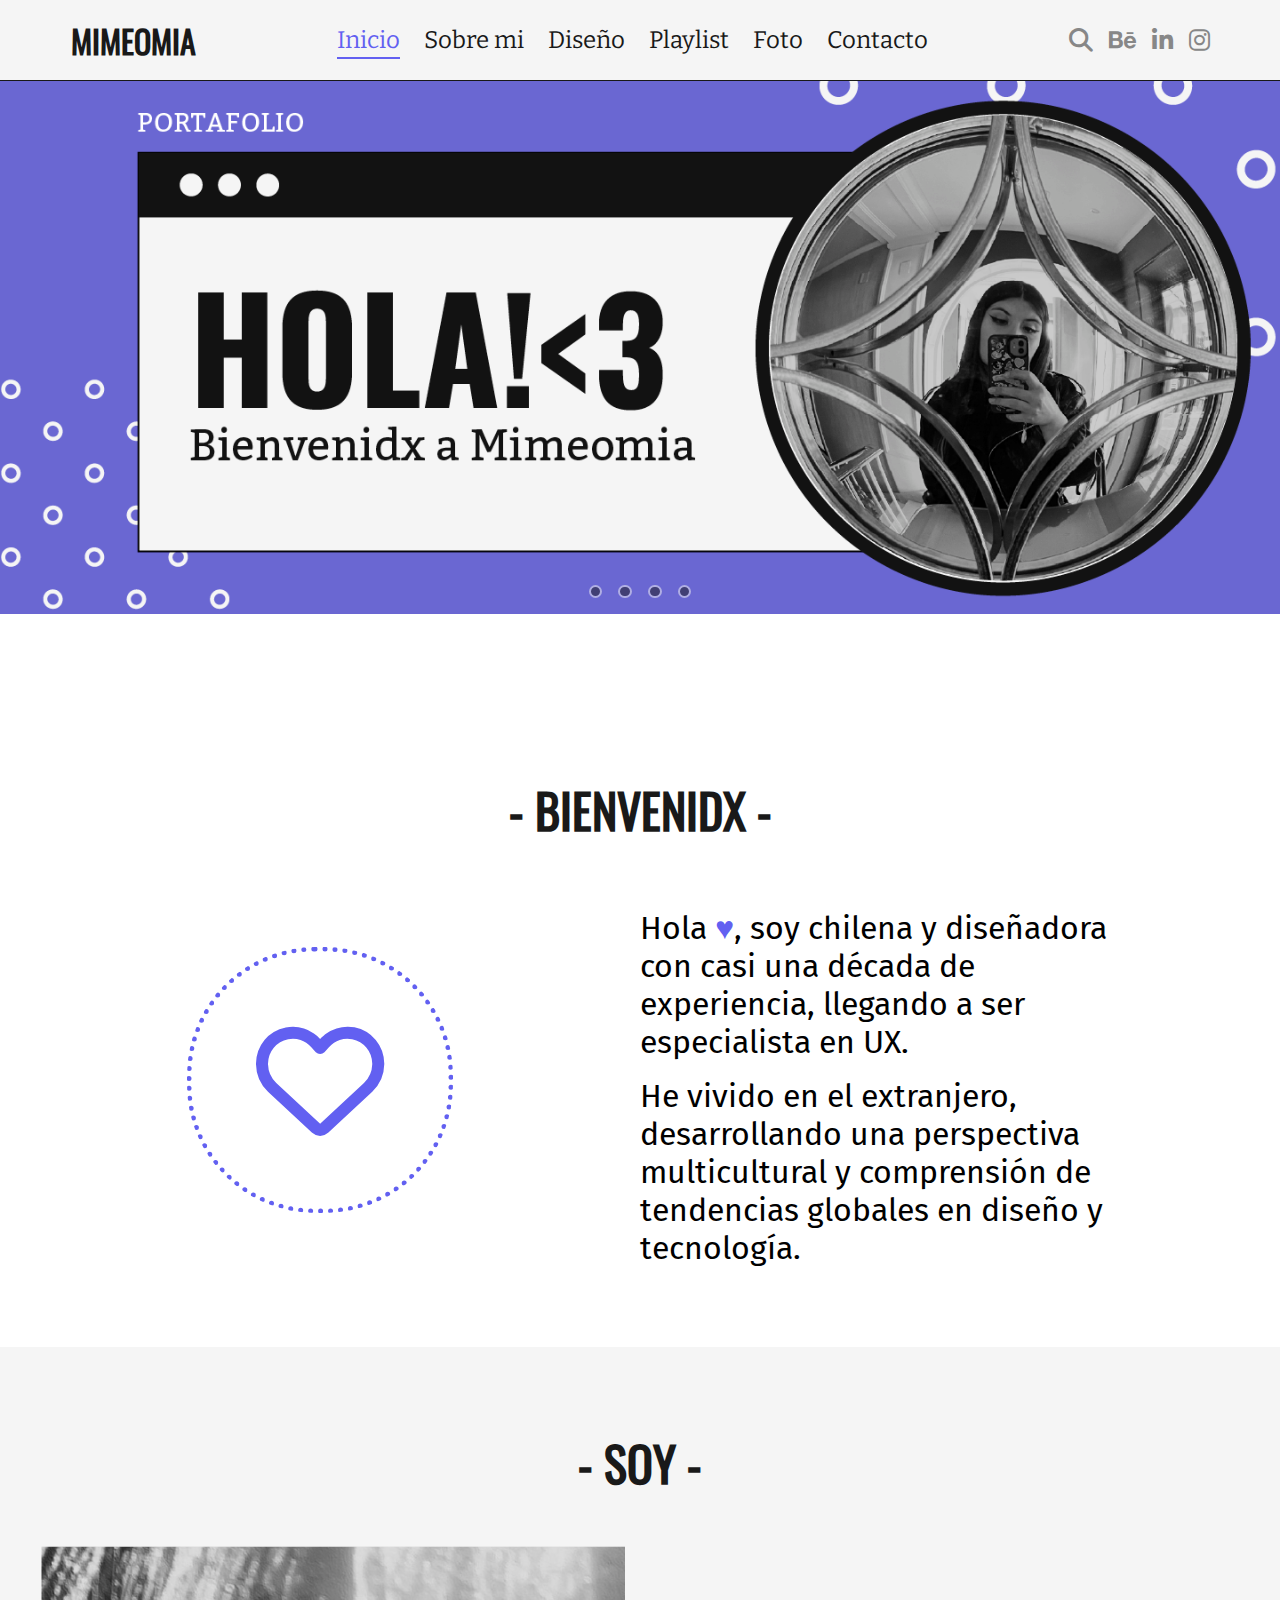
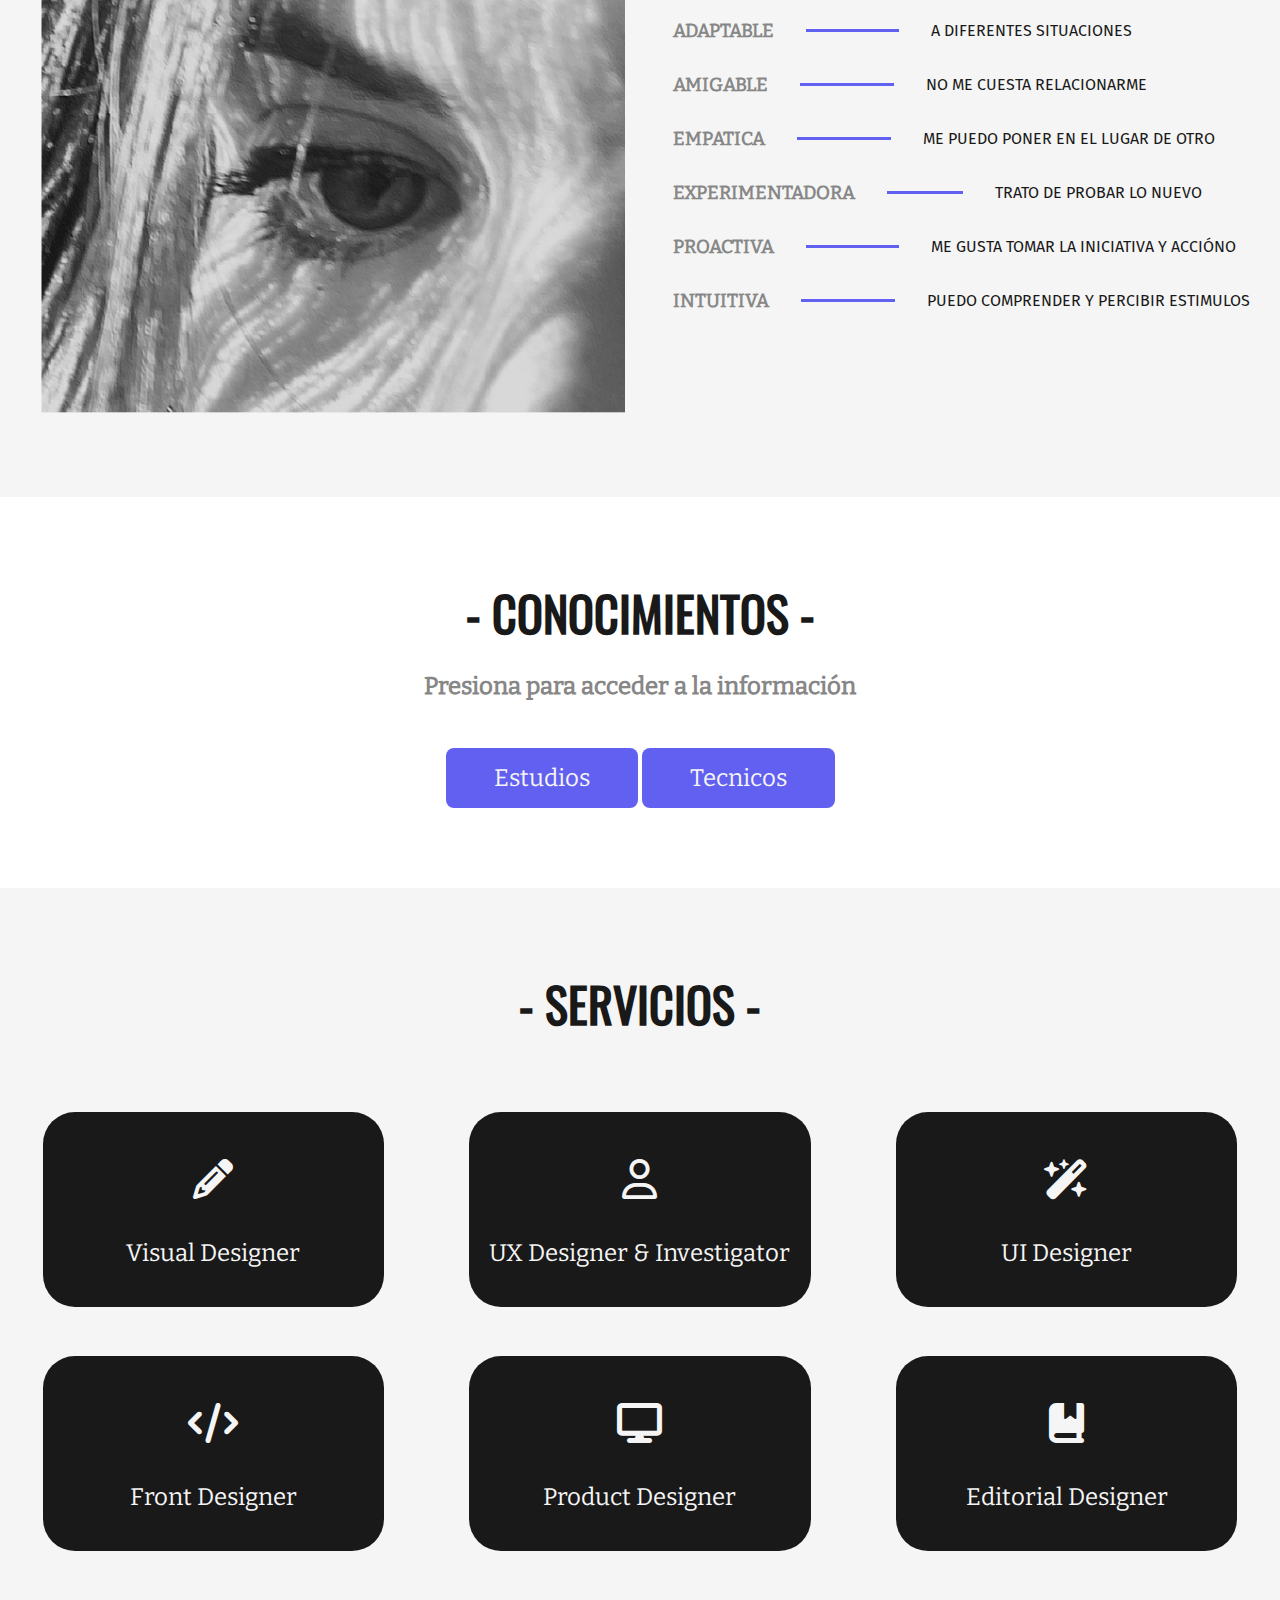
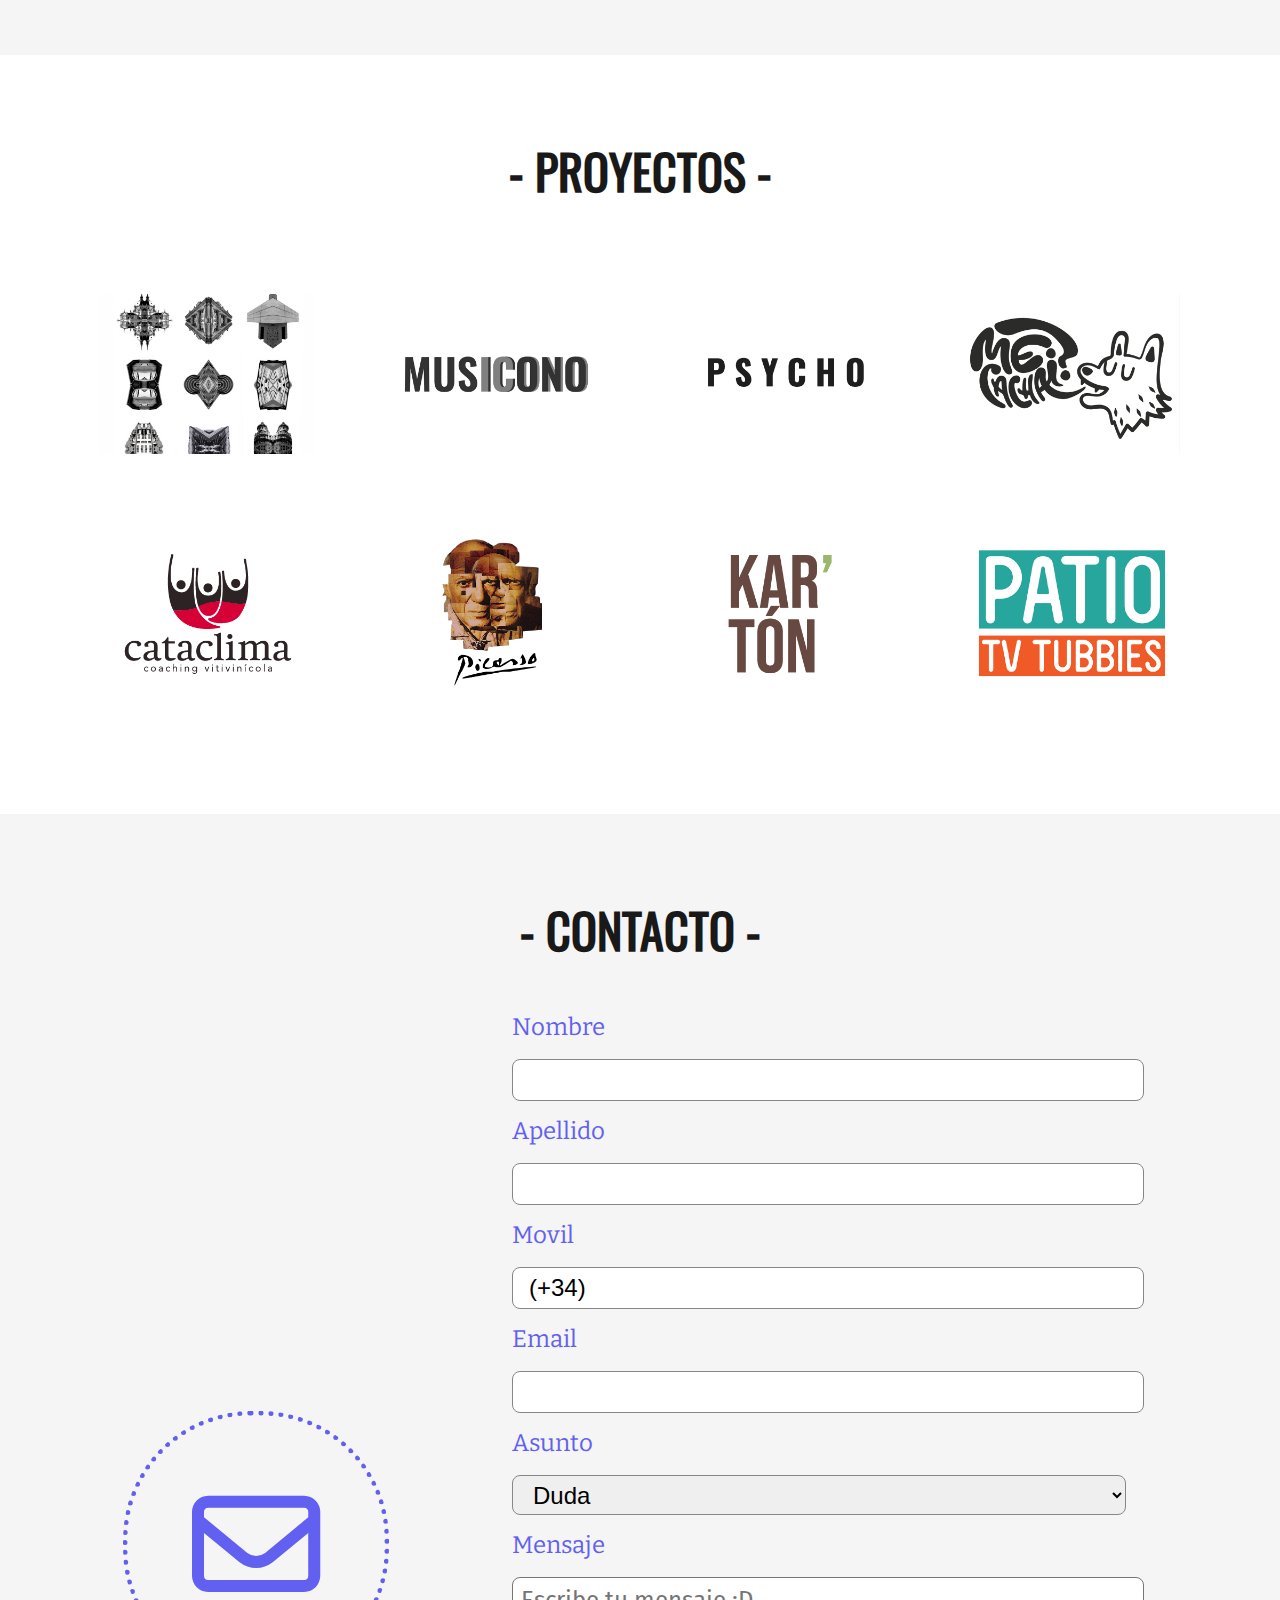
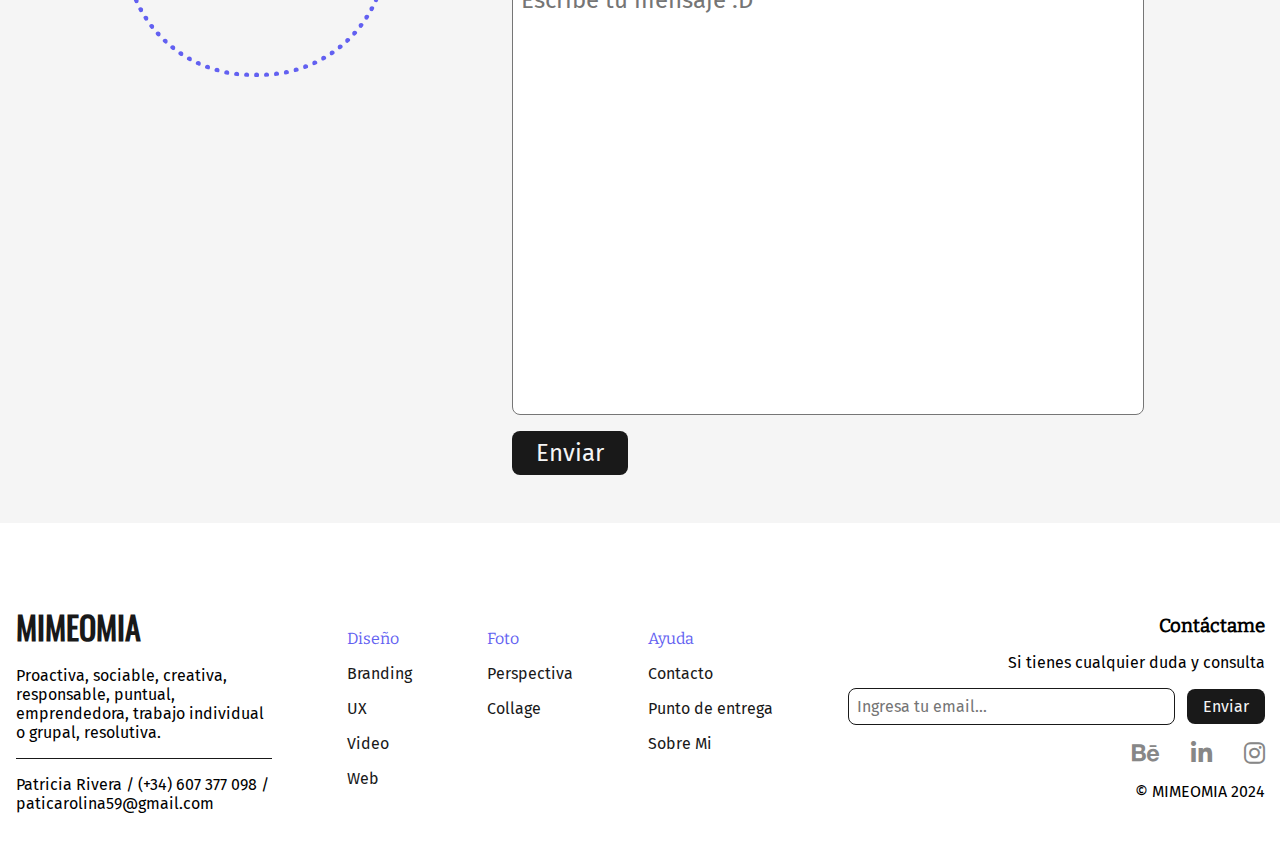
<file: index.html>
<!DOCTYPE html>
<html lang="es">

<head>
    <meta charset="utf-8">
    <meta name="author" content="mimeomia">
    <meta name="keywords" content="portafolio, diseno, web, fotografia, diseno grafico">
    <meta name="description" content="Pagina de inicio de mi protafolio profesinal">
    <meta name="viewport" content="width=device-width, initial-scale=1" />
    
    <link rel="stylesheet" type="text/css" href="./css/style.css">
    <link rel="icon" type="image/x-icon" href="./img/favicon.svg">
    <link rel="preload" href="./font/bitter-v33-latin-regular.woff2" as="font" type="font/woff2" crossorigin>
    <link rel="preload" href="./font/fira-sans-v17-latin-regular.woff2" as="font" type="font/woff2" crossorigin>
    <link rel="preload" href="./font/oswald-v53-latin-regular.woff2" as="font" type="font/woff2" crossorigin>
    <link rel="stylesheet" href="https://cdnjs.cloudflare.com/ajax/libs/font-awesome/6.5.2/css/all.min.css">

    <script src="./script/script.js" defer></script>

    <title> Inicio </title>
</head>

<body>

    <!-- Aqui comienza el header: 
        1. Contara con una barra superior con el navegador, de los topicos principales de la pagina que desplegarán un submenu que funciona por medio de click 
        para que sea funcional en version de escritorio y de movil. Ademas, botones que ayudaran a interactuar con la pagina: buscador y RRSS.-->
    <header class="header">

        <!-- Esta es la barra del navedador:
            - menu desplegable en dos partes
            - buscador -->
        <div class="contenedor__barraNavegador" id="inicio">
            
            <!-- Contenedor del logo -->
        
            <a href="#inicio" class="logo" title="logo del sitio y boton al home"> MIMEOMIA </a>

            <!-- Contenedor del navegador principal -->
            <div class="contenedor__navegador">

                <nav class="navegador">

                    <button type="button" class="menu__barra" id="barra__menu" title="menu hamburguesa">
                        <i class="fa-solid fa-bars boton__responsive"></i>
                    </button>

                    <ul class="navegador__lista" id="listaCompleta">

                        <!-- Navegador principal  -->
                        <li class="navegador__elementoLista"><a class="navegador__link navegador__link--in" href="#inicio" target="_self" title="Ir al home">Inicio</a></li>
                        <li class="navegador__elementoLista"><a class="navegador__link"  href="#sobreMi" title="Ir a sobre mi"> Sobre mi </a></li>
                        
                        <!-- Boton desplegable 1 -->
                        <li class="navegador__elementoLista"><a class="navegador__link" id="botonDiseno" href="#" title="Despliga menu de diseño">Diseño
                        
                            <!-- Submenu desplegable 1 -->
                            <ol class="navegador__sublista navegador__sublistaDiseno" id="sublistaDiseno">
                                <li class="navegador__elementoDiseno"><a class="sublista__link" href="https://www.behance.net/gallery/158570297/Musicono" target="_blank" title="Ir a branding"> Branding </a></li>
                                <li class="navegador__elementoDiseno"><a class="sublista__link" href="https://www.behance.net/gallery/45730889/ME-CACHAI" target="_blank" title="Ir a ux"> UX </a></li>
                                <li class="navegador__elementoDiseno"><a class="sublista__link" href="https://www.behance.net/gallery/45724359/Proyecto-personal-que-busca-hacer-un-homenaje" target="_blank" title="Ir a video">Video</a></li>
                                <li class="navegador__elementoDiseno"><a class="sublista__link" href="https://www.behance.net/gallery/45718919/KARTON" target="_blank" title="Ir a web">Web</a></li>
                            </ol> 
                        </li>

                        <!-- Vuelvo al navegador principal -->
                        <li class="navegador__elementoLista"><a class="navegador__link" href="./3-playlist/pagPlaylist.html" title="Ir a la playlist">Playlist</a></li>
                        
                        <!-- Boton desplegable 2 -->
                        <li class="navegador__elementoLista"><a class="navegador__link" id="botonFoto" href="#" title="Ir a foto">Foto
                            
                            <!-- Submenu desplegable 2 -->
                            <ol class="navegador__sublista navegador__sublistaFoto" id="sublistaFoto">
                                <li class="navegador__elementoFoto"><a class="sublista__link" href="./4-1-perspectiva/perspectiva.html" title="Ir a perspectiva">Perspectiva</a></li>
                                <li class="navegador__elementoFoto"><a class="sublista__link" href="./4-1-perspectiva/perspectiva.html" title="Ir a collage">Collage</a></li>
                            </ol> 
                        </a>
                        </li>

                        <!-- Vuelvo al navegador principal -->
                        <li class="navegador__elementoLista"><a class="navegador__link" href="#contactame" title="Ir a contacto">Contacto</a></li>
                    </ul>
                </nav>
                
                </div>

            <!-- Contenedor de botones busqueda y RRSS -->
            <div class="contenedor__botones">

                <ul class="botones__lista">

                    <li class="botones__elementoLista">
                        <a class="botones__link" href="#" id="boton__lupa" title="boton lupa">
                            <i class="fa-solid fa-magnifying-glass botonIcon" ></i>
                        </a>
                    </li>

                    <li class="botones__elementoLista">
                        <a class="botones__link" href="https://www.behance.net/paticarolina" target="_blank" title="Ir a behance">
                            <i class="fa-brands fa-behance botonIcon"></i>
                        </a>
                    </li>

                    <li class="botones__elementoLista">
                        <a class="botones__link" href="https://www.linkedin.com/in/patricia-riveram/" target="_blank" title="Ir a linkedin">
                            <i class="fa-brands fa-linkedin-in botonIcon"></i>
                        </a>
                    </li>

                    <li class="botones__elementoLista">
                        <a class="botones__link" href="https://www.instagram.com/mimeeeomia/" target="_blank" title="Ir a instagram">
                            <i class="fa-brands fa-instagram botonIcon"></i>
                      </a>
                    </li>
                </ul>

                <!-- Buscador del icono de la lupa -->
                <form action="#" method="get" class="botones_form" id="buscar">
                    <input type="text" name="nombre" class="botones_input" id="cuadro__buscar" placeholder="   Buscar...">

            </div>
        </div>
    </header>

    <!-- Contenedor slide con las imgs principales -->    
    <div class="contenedor__slide">
        
        <!-- Imagen que inicia el array -->   
        <img src="./img/banner_mimeomia-01.webp" alt="img__slide" id="imagen" class="img__slide" loading="lazy">

        <!-- Contenedor de botones para selecionar --> 
        <div class="contenedor__totalBotones">
    
            <!-- 4 botones hechos para destacar que img es y seleccionar si quiero una anterior o posterior --> 
            <button type="button" class="contenedor__boton" value="0" title="seleccion y posicion"></button>
            <button type="button" class="contenedor__boton" value="1" title="seleccion y posicion"></button>
            <button type="button" class="contenedor__boton" value="2" title="seleccion y posicion"></button>
            <button type="button" class="contenedor__boton" value="3" title="seleccion y posicion"></button>
    
        </div>
    
    </div>

    <!-- Aqui comienza el Main -->  
    <main class="main">
        <!-- Hola, es una breve descripcion de quien soy --> 
        <section class="hola" id="sobreMi">

            <h2 class="titulo__main"> - BIENVENIDX - </h2>

            <div class="contenedor__holaQuienSoy">
            <article class="hola__icon">
                <i class="fa-regular fa-heart holaIcon__corazon" ></i>
            </article>

            <article class="hola__texto">
                <p class="holaTexto__parrafo">
                    Hola <span>&#9829</span>,  soy chilena y diseñadora con casi una década de experiencia, llegando a ser especialista en UX.
                </p>
                <p class="holaTexto__parrafo">
                    He vivido en el extranjero, desarrollando una perspectiva multicultural y comprensión de tendencias globales 
                    en diseño y tecnología.
                </p>
            </article>
            </div>

        </section>

        <!-- Yo soy, una breve seccion donde muestra mis habilidades blandas --> 
        <section class="yo__soy">
            <h2 class="titulo__main"> - SOY - </h2>
            <div class="contenedor__yoSoy">
                <div class="contenedoryoSoy__img">
                    <img src="./img/img_yoSoy.webp" alt="img-yoSoy" loading="lazy" class="yoSoy__img">
                </div>

                <div class="yoSoy__texto">
                    <article class="yoSoyContenedor__texto">
                        <h3 class="yoSoy__caracteristicas"> ADAPTABLE </h3>
                        <div class="yoSoy__linea"></div>
                        <p class="yoSoy__descripcion">A DIFERENTES SITUACIONES</p>
                    </article>

                    <article class="yoSoyContenedor__texto">
                        <h3 class="yoSoy__caracteristicas"> AMIGABLE </h3>
                        <div class="yoSoy__linea"></div>
                        <p class="yoSoy__descripcion">NO ME CUESTA RELACIONARME</p>
                    </article>

                    <article class="yoSoyContenedor__texto">
                        <h3 class="yoSoy__caracteristicas"> EMPATICA </h3>
                        <div class="yoSoy__linea"></div>
                        <p class="yoSoy__descripcion">ME PUEDO PONER EN EL LUGAR DE OTRO</p>
                    </article>

                    <article class="yoSoyContenedor__texto">
                        <h3 class="yoSoy__caracteristicas"> EXPERIMENTADORA </h3>
                        <div class="yoSoy__linea"></div>
                        <p class="yoSoy__descripcion">TRATO DE PROBAR LO NUEVO</p>
                    </article>

                    <article class="yoSoyContenedor__texto">
                        <h3 class="yoSoy__caracteristicas"> PROACTIVA </h3>
                        <div class="yoSoy__linea"></div>
                        <p class="yoSoy__descripcion">ME GUSTA TOMAR LA INICIATIVA Y ACCIÓNO</p>
                    </article>

                    <article class="yoSoyContenedor__texto">
                        <h3 class="yoSoy__caracteristicas"> INTUITIVA </h3>
                        <div class="yoSoy__linea"></div>
                        <p class="yoSoy__descripcion">PUEDO COMPRENDER Y PERCIBIR ESTIMULOS</p>
                    </article>

                </div>

            </div>
        </section>

        <!-- Conocimientos, es una seccion donde doy a conocer mis habilidades duras desde el punto de vista educativo --> 
        <section class="conocimientos">
            <h2 class="titulo__main titulo__main-conocimiento"> - CONOCIMIENTOS - </h2>

            <h3 class="subTitulo__main">Presiona para acceder a la información</h3>

            <!-- Conocimientos, botones interactivos --> 
            <div class="contenedor__conocimientoBoton">
            <button type="button" id="primerBoton" value="0" class="conocimientos__boton" title="apertura de informacion"> Estudios </button>
            <button type="button" id="segundoBoton" value="1" class="conocimientos__boton" title="apertura de informacion"> Tecnicos </button>
            </div>

            <!-- Conocimientos, habilidades duras educacion --> 
            <div class="contenedor__conocimientos">
            
                <div class="contenedorConocimientos">

                    <div class="contenedorConocimientos__icon">
                        <i class="fa-solid fa-glasses conocimientos__icon"></i>
                    </div>

                        <div class="contenedoConocimientos__contenedor">

                            <article class="contenedorConocimientos__texto">
                                <h3 class="contenedorConocimientos__titulo"> MÁSTER AVANZADO EN UX/UI Y DISEÑO WEB </h3>
                                <h4 class="contenedorConocimientos__subTitulo"> CEI  /  10 meses  /  2024 - 2025 </h4>
                                <p class="contenedorConocimientos__parrafo">
                                    Entender el diseño de interfaces, UX, y desarrollo front-end con HTML5, CSS, JavaScript, y WordPress.
                                </p>
                            </article>

                            <article class="contenedorConocimientos__texto">
                                <h3 class="contenedorConocimientos__titulo"> USER EXPERIENCE </h3>
                                <h4 class="contenedorConocimientos__subTitulo"> Teleduc  /  1 mes  /  2013 - 2016 </h4>
                                <p class="contenedorConocimientos__parrafo">
                                    Comprender y evaluar factores de Usabilidad y UX en soluciones digitales multipantalla, 
                                    para diseñar productos accesibles.
                                </p>
                            </article>

                            <article class="contenedorConocimientos__texto">
                                <h3 class="contenedorConocimientos__titulo"> DISEÑO GRÁFICO </h3>
                                <h4 class="contenedorConocimientos__subTitulo"> Duoc  /  4 años  /  2013 - 2016 </h4>
                                <p class="contenedorConocimientos__parrafo">
                                    Producción de piezas gráficas y diseño creativo, gestionando proyectos de identidad 
                                    visual, interfaces e interacciones.
                                </p>
                            </article>
                    </div>

                    </div>

                    <div class="contenedor__certificados">
                        <p class="conocimientosCertificados__texto">
                            <span>2024</span> / IELTS / Interactive English Language Tests Ltd / Ireland - 
                            <span>2023</span> / Preliminary English Test / University of Cambridge / Ireland - 
                            <span>2021</span> / Introduction to User Experience Design / Georgia Tech and Coursera Learning Partners / Chile.
                            <span>2016</span> / Desing Factory / Duoc Uc / Chile.
                            <span>2015</span> / Toeic / Duoc Uc / Chile.
                            <span>2014</span> / Desing Thinking / Duoc Uc / Chile.
                        </p>
                </div>
            
            </div>

            <!-- Conocimientos, habilidades duras --> 
            <div class="contenedor__conocimientos">
                <div class="contenedorConocimientos contenedorConocimientos--tecnico">

                    <div class="contenedorConocimientos__icon">
                        <i class="fa-solid fa-display conocimientos__icon conocimientos__icon--tecnico"></i>
                    </div>

                        <div class="contenedoConocimientos__contenedor contenedoConocimientos__contenedor--tecnico">

                            <article class="contenedorConocimientos__texto">
                                <h3 class="contenedorConocimientos__titulo"> Adobe CS:</h3>
                    
                                <img src="./img/porcentaje-01.webp" alt="porcentaje-alto" class="conocimiento__porcentaje" loading="lazy">

                                <p class="conocimiento__texto">(.PSD, .AI, .ID, .AEP, .PRPROJ )</p>
                            </article>

                            <article class="contenedorConocimientos__texto">
                                <h3 class="contenedorConocimientos__titulo"> Branding: </h3>

                                <img src="./img/porcentaje-01.webp" alt="porcentaje-alto" class="conocimiento__porcentaje" loading="lazy">
                            </article>

                            <article class="contenedorConocimientos__texto">
                                <h3 class="contenedorConocimientos__titulo"> Invest. UX: </h3>
                            
                                <img src="./img/porcentaje-02.webp" alt="porcentaje-medioAlto" class="conocimiento__porcentaje" loading="lazy">
                            </article>

                            <article class="contenedorConocimientos__texto">
                                <h3 class="contenedorConocimientos__titulo"> AI (UX): </h3>
                            
                                <img src="./img/porcentaje-03.webp" alt="porcentaje-medio" class="conocimiento__porcentaje" loading="lazy">
                            </article>

                            <article class="contenedorConocimientos__texto">
                                <h3 class="contenedorConocimientos__titulo"> Diseño UI: </h3>
                            
                                <img src="./img/porcentaje-01.webp" alt="alto" class="conocimiento__porcentaje" loading="lazy">
                            </article>

                            <article class="contenedorConocimientos__texto">
                                <h3 class="contenedorConocimientos__titulo"> Prototipado: </h3>
                            
                                <img src="./img/porcentaje-02.webp" alt="porcentaje-medioAlto" class="conocimiento__porcentaje" loading="lazy">
                            </article>

                            <article class="contenedorConocimientos__texto">
                                <h3 class="contenedorConocimientos__titulo"> User Testing: </h3>
                            
                                <img src="./img/porcentaje-01.webp" alt="porcentaje-alto" class="conocimiento__porcentaje" loading="lazy">
                            </article>
                    </div>

                    </div>
            </div>

        </section>

        <!-- Servicios, es seccion donde muestro que tipo de habilidades profesionales tengo --> 
        <section class="servicios" >

            <h2 class="titulo__main titulo__servicios"> - SERVICIOS - </h2>
    
                <!-- Contenedor de los articulos, cada articulo sera un boton -->
                <div class="contenedorCategorias__botones">
    
                    <article class="contenedor__categorias">
                        <div class="contenedorCategorias__interior">
                            <i class="fa-solid fa-pencil categoria__icon"></i>
                            <a href="https://www.behance.net/paticarolina?tracking_source=search_projects%7Csergas+" class="contenedorCategorias__titulo" target="_blank" title="Ir a visual designer"> Visual Designer </a>
                        </div>
                    </article>
    
                    <article class="contenedor__categorias">
                        <div class="contenedorCategorias__interior">
                            <i class="fa-regular fa-user categoria__icon"></i>
                            <a href="https://www.behance.net/paticarolina?tracking_source=search_projects%7Csergas+" class="contenedorCategorias__titulo" target="_blank" title="Ir a ux designer & investigator">UX Designer & Investigator</a>  
                        </div>
                    </article>
    
                    <article class="contenedor__categorias">
                        <div class="contenedorCategorias__interior">
                            <i class="fa-solid fa-wand-magic-sparkles categoria__icon"></i>
                            <a href="https://www.behance.net/paticarolina?tracking_source=search_projects%7Csergas+" class="contenedorCategorias__titulo" target="_blank" title="Ir a ui designer">UI Designer</a>
                        </div>
                    </article>

                    <article class="contenedor__categorias">
                        <div class="contenedorCategorias__interior">
                            <i class="fa-solid fa-code categoria__icon"></i>
                            <a href="https://www.behance.net/paticarolina?tracking_source=search_projects%7Csergas+" class="contenedorCategorias__titulo" target="_blank" title="Ir a front designer">Front Designer</a>
                        </div>
                    </article>

                    <article class="contenedor__categorias">
                        <div class="contenedorCategorias__interior">
                            <i class="fa-solid fa-display categoria__icon"></i>
                            <a href="https://www.behance.net/paticarolina?tracking_source=search_projects%7Csergas+" class="contenedorCategorias__titulo" target="_blank" title="Ir a product designer">Product Designer</a>
                        </div>
                    </article>

                    <article class="contenedor__categorias">
                        <div class="contenedorCategorias__interior">
                            <i class="fa-solid fa-book-bookmark categoria__icon"></i>
                            <a href="https://www.behance.net/paticarolina?tracking_source=search_projects%7Csergas+" class="contenedorCategorias__titulo" target="_blank" title="Ir a editorial designer">Editorial Designer </a>
                        </div>
                    </article>
                </div>  
        </section>

        <!-- Proyectos, mostrará de manera amplia algunos de mis proyectos, lo fusionare con la animacion
         flip para que la interaccion con los botones sea más entretenida --> 
        <section class="proyectos">
            <h2 class="titulo__main"> - PROYECTOS - </h2>

            <div class="contenedor__contenedores">

                <div class="vuelta">
                    <div class="vuelta__interior">
                        <div class="vuelta__delante">
                            <img src="./img/proyectos_diseno_01.webp" alt="proyecto1" class="delante__icon" loading="lazy">
                        </div>
            
                        <div class="vuelta__detras">
                            <div class="vuelta__detrasTexto">
                                <p class="detras__elementoLista"> 
                                    Proyecto para definir la percepción urbana, rescatando recursos 
                                    arquitectónicos mediante el collage.
                                </p>
                            
                                <br>
                                <a href="https://www.behance.net/gallery/198332471/CITIES-MASK" target="_blank" class="detras__link" title="Ver mas del proyecto">Ver más</a>
                            </div>
                        </div>
                    </div>
                </div>

                <div class="vuelta">
                    <div class="vuelta__interior">
                        <div class="vuelta__delante">
                            <img src="./img/proyectos_diseno-02.webp" alt="proyecto1" class="delante__icon" loading="lazy">
                        </div>
            
                        <div class="vuelta__detras">
                            <div class="vuelta__detrasTexto">
                                <p class="detras__elementoLista"> 
                                    Marca personal que iconiza canciones clásicas y películas populares, 
                                    vinculándolas a experiencias vividas.
                                </p>
                            
                                <br>
                                <a href="https://www.behance.net/gallery/158570297/Musicono" target="_blank" class="detras__link" title="ver mas del proyecto">Ver más</a>
                            </div>
                        </div>
                    </div>
                </div>

                <div class="vuelta">
                    <div class="vuelta__interior">
                        <div class="vuelta__delante">
                            <img src="./img/proyectos_diseno-07.webp" alt="proyecto1" class="delante__icon" loading="lazy">
                        </div>
            
                        <div class="vuelta__detras">
                            <div class="vuelta__detrasTexto">
                                <p class="detras__elementoLista"> 
                                    Proyecto personal de homenaje a uno de los clásicos del cine, PSYCHO de 
                                    ALFRED HITCHCOCK. 
                                </p>
                            
                                <br>
                                <a href="https://www.behance.net/gallery/45724359/Proyecto-personal-que-busca-hacer-un-homenaje" target="_blank" class="detras__link" title="Ver mas del proyecto">Ver más</a>
                            </div>
                        </div>
                    </div>
                </div>

                <div class="vuelta">
                    <div class="vuelta__interior">
                        <div class="vuelta__delante">
                            <img src="./img/proyectos_diseno-04.webp" alt="proyecto1" class="delante__icon" loading="lazy">
                        </div>
            
                        <div class="vuelta__detras">
                            <div class="vuelta__detrasTexto">
                                <p class="detras__elementoLista"> 
                                    Proyecto para derribar barreras culturales del lenguaje, orientado a alumnos 
                                    extranjeros, nuevos actores del turismo.
                                </p>
                            
                                <br>
                                <a href="https://www.behance.net/gallery/45730889/ME-CACHAI" target="_blank" class="detras__link" title="Ver mas del proyecto">Ver más</a>
                            </div>
                        </div>
                    </div>
                </div>

                <div class="vuelta">
                    <div class="vuelta__interior">
                        <div class="vuelta__delante">
                            <img src="./img/proyectos_diseno-05.webp" alt="proyecto1" class="delante__icon" loading="lazy">
                        </div>
            
                        <div class="vuelta__detras">
                            <div class="vuelta__detrasTexto">
                                <p class="detras__elementoLista"> 
                                    Generación de branding y gráfica complementaria, creando 
                                    un conjunto unificado de diferentes partes en armonía.
                                </p>
                            
                                <br>
                                <a href="https://www.behance.net/gallery/45727503/CATACLIMA" target="_blank" class="detras__link" title="Ver mas del proyecto">Ver más</a>
                            </div>
                        </div>
                    </div>
                </div>

                <div class="vuelta">
                    <div class="vuelta__interior">
                        <div class="vuelta__delante">
                            <img src="./img/proyectos_diseno-06.webp" alt="proyecto1" class="delante__icon" loading="lazy">
                        </div>
            
                        <div class="vuelta__detras">
                            <div class="vuelta__detrasTexto">
                                <p class="detras__elementoLista"> 
                                    Proyecto de libro retratando las multifacetas de Picasso, emblemático actor en la historia del arte.
                                </p>
                            
                                <br>
                                <a href="https://www.behance.net/gallery/45725611/PICASSO-un-genio-en-la-diversidad" target="_blank" class="detras__link" title="Ver mas del proyecto">Ver más</a>
                            </div>
                        </div>
                    </div>
                </div>

                <div class="vuelta">
                    <div class="vuelta__interior">
                        <div class="vuelta__delante">
                            <img src="./img/proyectos_diseno-08.webp" alt="proyecto1" class="delante__icon" loading="lazy">
                        </div>
            
                        <div class="vuelta__detras">
                            <div class="vuelta__detrasTexto">
                                <p class="detras__elementoLista"> 
                                Busca generar visualmente elementos con los que conviven y 
                                representan a los cartoneros, cartón, papel o ecología.
                                    </p>
                            
                                <br>
                                <a href="https://www.behance.net/gallery/45718919/KARTON" target="_blank" class="detras__link" title="Ver mas del proyecto">Ver más</a>
                            </div>
                        </div>
                    </div>
                </div>

                <div class="vuelta">
                    <div class="vuelta__interior">
                        <div class="vuelta__delante">
                            <img src="./img/proyectos_diseno-09.webp" alt="proyecto1" class="delante__icon" loading="lazy">
                        </div>
            
                        <div class="vuelta__detras">
                            <div class="vuelta__detrasTexto">
                                <p class="detras__elementoLista"> 
                                    Proyecto representando diversas culturas y comportamientos en un contexto común, 
                                    basado en personas observadas en Chile.
                                    </p>
                            
                                <br>
                                <a href="https://www.behance.net/gallery/45725083/Patio-tvtubbies" target="_blank" class="detras__link" title="Ver mas del proyecto">Ver más</a>
                            </div>
                        </div>
                    </div>
                </div>

            </div>

        </section>

        <!-- Contactame, seccion con un formulario de entrega o solicitud de info --> 
        <section class="contacto" id="contactame">
            <h2 class="titulo__main"> - CONTACTO - </h2>

            <div class="contenedor__contacto">
                <div class="contactoContenedor__icon">
                    <i class="fa-regular fa-envelope contacto__icon" ></i>
                </div>

                <div class="contenedor__form">

                <form action="#" method="get" class="form" name="formulario__contacto">

                    <div class="form__contenedorInput">
                        <label for="form__nombre" class="form__label">Nombre</label>
                        <br>
                        <input type="text" name="nombre" id="form__nombre" class="form__input" required>
                    </div>
            
                    <div class="form__contenedorInput">
                        <label for="form__apellido" class="form__label">Apellido</label>
                        <br>
                        <input type="text" name="apellido" id="form__apellido" class="form__input" required>
                    </div>

                    <div class="form__contenedorInput">
                        <label for="form__numero" class="form__label">Movil</label>
                        <br>
                        <input type="text" name="numero" id="form__numero" class="form__input" value="(+34)" required>
                    </div>

                    <div class="form__contenedorInput">
                        <label for="form__email" class="form__label">Email</label>
                        <br>
                        <input type="email" name="email" id="form__email" class="form__input" required>
                    </div>
            
                    <div class="form__contenedorInput">
                        <label for="form__asunto" class="form__label">Asunto</label>
                        <br>
                        <select name="asunto" id="form__asunto" class="form__input">
                            <option value="0">Duda</option>
                            <option value="0">Cotización</option>
                            <option value="0">Información</option>
                        </select>
                    </div>
            
                    <div class="form__contenedorInput">
                        <label for="form__mensaje" class="form__label">Mensaje</label>
                        <br>
                        <textarea name="tema" class="form__textarea" id="form__mensaje" cols="93" rows="15" maxlength="200" placeholder="Escribe tu mensaje :D"></textarea>
                    </div>
                </form>

                <!-- Contactame, modal con boton --> 
                <div class="contenedorModal">
                    <button type="button" class="modal__botonEnviar" id="modalEnviar" title="enviar informacion"> Enviar </button>

                    <div class="contenedor__agradecimiento" id="agradecimiento">

                        <div class="contenedor__agradecimientoBotonX">
                        <span>
                            <i class="fa-solid fa-x agradecimiento__iconX" id="cerrarModalA"></i>
                        </span>
                        </div>

                        <div class="contenedor__infoAgradecimiento">
                        <span>
                            <i class="fa-regular fa-paper-plane agradecimiento__icon"></i>
                        </span>

                        <h2 class="titulo__main agradecimiento__titulo"> Gracias por tu envio</h2>

                        <p class="agradecimiento__parrafo">
                            ¡Pronto nos pondremos en contacto contigo!
                        </p>

                        </div>
                 </div>

                </div>
            </div>

        </div>

        </section>

    </main>

















    <!-- Aqui comienza el footer. Estará dividido en 3 partes: 
     - info general
     - Navegador del footer
     - Submit y redes sociales  -->
    <footer class="footer">

    <div class="contenedor__footer">
        <div class="footer__tienda">
            <a href="#inicio" class="logo" title="Ir al home"> MIMEOMIA </a>

            <div class="footerTienda__texto">
                <p class="footerTienda__parrafo footerTienda__parrafo--tienda">
                    Proactiva, sociable, creativa, responsable, puntual, emprendedora, trabajo individual o grupal, resolutiva.
                </p>
                <p class="footerTienda__parrafo">
                    Patricia Rivera / (+34) 607 377 098 / paticarolina59@gmail.com
                </p>
            </div>
        </div>

        <div class="footer__navegador">
            <div class="footerNavegador__categorias">
                <ul class="footer__lista"> Diseño
                    <li class="footer__elementoLista"><a href="https://www.behance.net/gallery/158570297/Musicono" target="_blank" class="footer__link" title="Ir a branding"> Branding </a></li>
                    <li class="footer__elementoLista"><a href="https://www.behance.net/gallery/45730889/ME-CACHAI" target="_blank" class="footer__link" title="Ir a ux"> UX </a></li>
                    <li class="footer__elementoLista"><a href="https://www.behance.net/gallery/45724359/Proyecto-personal-que-busca-hacer-un-homenaje" target="_blank" class="footer__link" title="Ir a video"> Video </a></li>
                    <li class="footer__elementoLista"><a href="https://www.behance.net/gallery/45718919/KARTON" target="_blank" class="footer__link" title="Ir a web"> Web </a></li>
                </ul>
            </div>

            <div class="footerNavegador__categorias">
                <ul class="footer__lista"> Foto
                    <li class="footer__elementoLista"><a href="./4-1-perspectiva/perspectiva.html" class="footer__link" title="Ir a perspectiva"> Perspectiva </a></li>
                    <li class="footer__elementoLista"><a href="./4-2-collage/collage.html" class="footer__link" title="Ir a collage"> Collage </a></li>
                </ul>
            </div>

            <div class="footerNavegador__categorias">
                <ul class="footer__lista"> Ayuda
                    <li class="footer__elementoLista"><a href="https://www.linkedin.com/in/patricia-riveram/" class="footer__link" title="preguntas frecuentes" Preguntas Frecuentes </a></li>
                    <li class="footer__elementoLista"><a href="#contactame" class="footer__link" title="Ir a contacto"> Contacto </a></li>
                    <li class="footer__elementoLista"><a href="https://www.linkedin.com/in/patricia-riveram/" class="footer__link" title="Ir a punto de entrega"> Punto de entrega </a></li>
                    <li class="footer__elementoLista"><a href="#sobreMi" class="footer__link" title="Ir a sobre mi"> Sobre Mi </a></li>
                </ul>
            </div>

        </div>

        <div class="footer__suscribete">

            <h3 class="footerSuscribete__titulo"> Contáctame </h3>

            <div class="footerSuscribete__texto">
                <p class="footerSuscribete__parrafo">
                    Si tienes cualquier duda y consulta
                </p>
            </div>

            <div class="footerTienda__form">
                <div class="tiendaForm__contenedorInput">
                    <form name="submit" action="#" method="get" enctype="multipart/form-data" class="footer__form">
                    <input type="email" name="email" id="mail" class="footer__formInput" placeholder="Ingresa tu email..." required>
                    <a href="mailto:paticarolina59@gmail.com?subject=Aplico asunto&body=Escribo para" class="footer__formInputBoton" title="Enviar">Enviar</a>
                    </form>
                </div>
            </div>

            <div class="footerRRSS">

                <li class="botones__elementoLista">
                    <a class="botones__link" href="https://www.behance.net/paticarolina" target="_blank" title="Ir a behance">
                    <i class="fa-brands fa-behance botonIcon"></i>
                </a>
                </li>

                <li class="botones__elementoLista">
                    <a class="botones__link" href="https://www.linkedin.com/in/patricia-riveram/" target="_blank" title="Ir a linkedin">
                    <i class="fa-brands fa-linkedin-in botonIcon"></i>
                </a>
                </li>

                <li class="botones__elementoLista">
                    <a class="botones__link" href="https://www.instagram.com/mimeeeomia/" target="_blank" title="Ir a instagram">
                    <i class="fa-brands fa-instagram botonIcon"></i>
                </a>
                </li>
            </div>

            <div class="footerDerechos">
                <p class="footerDerechos__texto">© MIMEOMIA 2024</p>
            </div>


        </div>
    </div>
    </footer>

</body>
</html>
</file>
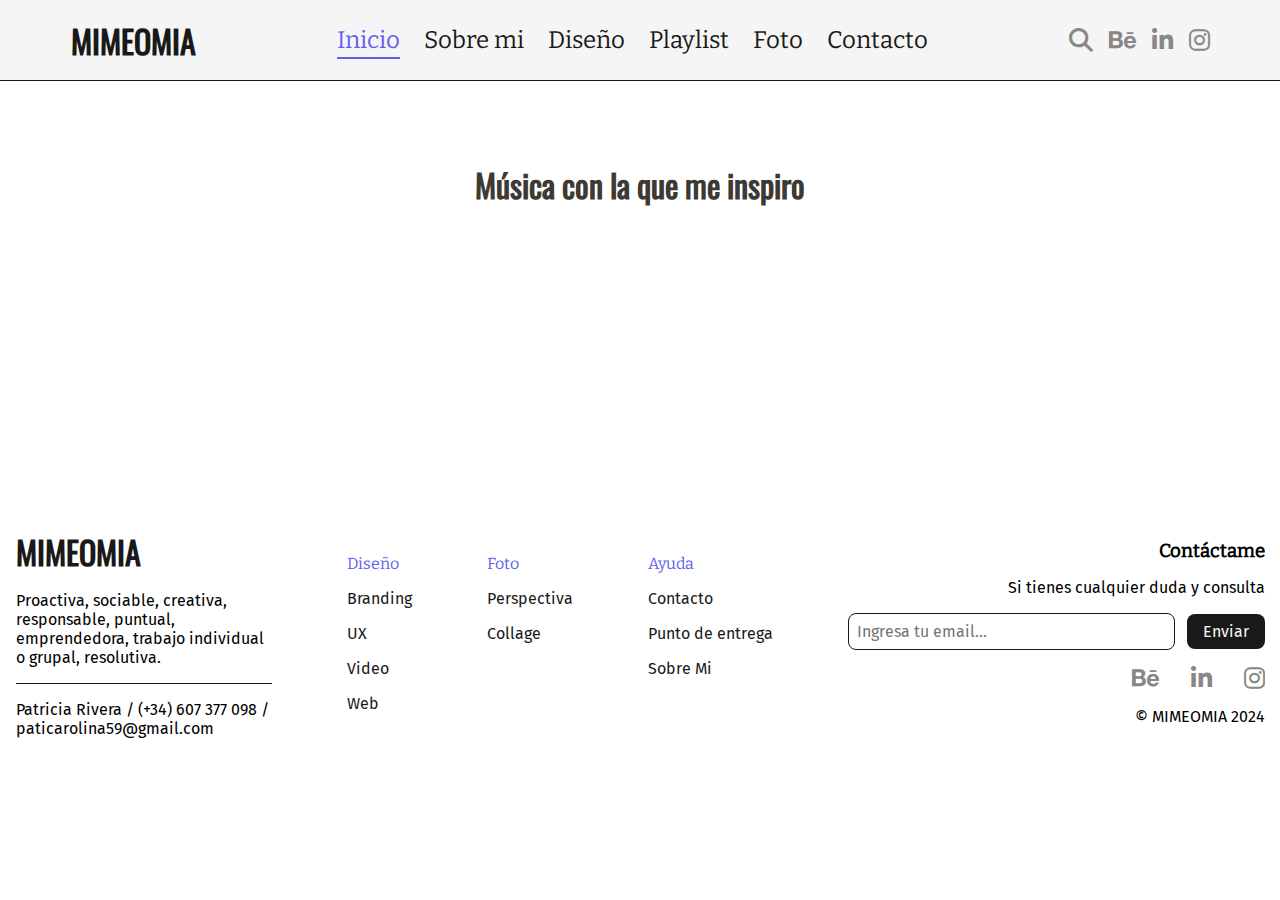
<file: 3-playlist/pagPlaylist.html>
<!DOCTYPE html>
<html lang="es">

<head>
    <meta charset="utf-8">
    <meta name="author" content="mimeomia">
    <meta name="keywords" content="portafolio, diseno, web, fotografia, diseno grafico">
    <meta name="description" content="Pagina donde muestro la musica que en parte inspiro mi protafolio profesinal">
    <meta name="viewport" content="width=device-width, initial-scale=1">
    
    <link rel="stylesheet" type="text/css" href="./css/style.css">
    <link rel="icon" type="image/x-icon" href="./img/icon-music-favicon.svg">
    <link rel="preload" href="./font/bitter-v33-latin-regular.woff2" as="font" type="font/woff2" crossorigin>
    <link rel="preload" href="./font/fira-sans-v17-latin-regular.woff2" as="font" type="font/woff2" crossorigin>
    <link rel="preload" href="./font/oswald-v53-latin-regular.woff2" as="font" type="font/woff2" crossorigin>
    <link rel="stylesheet" href="https://cdnjs.cloudflare.com/ajax/libs/font-awesome/6.5.2/css/all.min.css">

    <script src="./script/script.js" defer></script>

    <title> Playlist </title>
</head>

<body>

    <!-- Aqui comienza el header: 
        1. Contara con una barra superior con el navegador, de los topicos principales de la pagina que desplegarán un submenu que funciona por medio de click 
        para que sea funcional en version de escritorio y de movil. Ademas, botones que ayudaran a interactuar con la pagina: buscador y RRSS.-->
    <header class="header">

            <!-- Esta es la barra del navedador:
                - menu desplegable en dos partes
                - buscador -->
            <div class="contenedor__barraNavegador" id="inicio">
                
                <!-- Contenedor del logo -->
            
                <a href="#inicio" class="logo" title="logo del sitio y boton al home"> MIMEOMIA </a>
    
                <!-- Contenedor del navegador principal -->
                <div class="contenedor__navegador">
    
                    <nav class="navegador">
    
                        <button type="button" class="menu__barra" id="barra__menu" title="menu hamburguesa">
                            <i class="fa-solid fa-bars boton__responsive"></i>
                        </button>
    
                        <ul class="navegador__lista" id="listaCompleta">
    
                            <!-- Navegador principal  -->
                            <li class="navegador__elementoLista"><a class="navegador__link navegador__link--in" href="#inicio" target="_self" title="Ir al home">Inicio</a></li>
                            <li class="navegador__elementoLista"><a class="navegador__link"  href="#sobreMi" title="Ir a sobre mi"> Sobre mi </a></li>
                            
                            <!-- Boton desplegable 1 -->
                            <li class="navegador__elementoLista"><a class="navegador__link" id="botonDiseno" href="#" title="Despliga menu de diseño">Diseño
                            
                                <!-- Submenu desplegable 1 -->
                                <ol class="navegador__sublista navegador__sublistaDiseno" id="sublistaDiseno">
                                    <li class="navegador__elementoDiseno"><a class="sublista__link" href="https://www.behance.net/gallery/158570297/Musicono" target="_blank" title="Ir a branding"> Branding </a></li>
                                    <li class="navegador__elementoDiseno"><a class="sublista__link" href="https://www.behance.net/gallery/45730889/ME-CACHAI" target="_blank" title="Ir a ux"> UX </a></li>
                                    <li class="navegador__elementoDiseno"><a class="sublista__link" href="https://www.behance.net/gallery/45724359/Proyecto-personal-que-busca-hacer-un-homenaje" target="_blank" title="Ir a video">Video</a></li>
                                    <li class="navegador__elementoDiseno"><a class="sublista__link" href="https://www.behance.net/gallery/45718919/KARTON" target="_blank" title="Ir a web">Web</a></li>
                                </ol> 
                            </li>
    
                            <!-- Vuelvo al navegador principal -->
                            <li class="navegador__elementoLista"><a class="navegador__link" href="./3-playlist/pagPlaylist.html" title="Ir a la playlist">Playlist</a></li>
                            
                            <!-- Boton desplegable 2 -->
                            <li class="navegador__elementoLista"><a class="navegador__link" id="botonFoto" href="#" title="Ir a foto">Foto
                                
                                <!-- Submenu desplegable 2 -->
                                <ol class="navegador__sublista navegador__sublistaFoto" id="sublistaFoto">
                                    <li class="navegador__elementoFoto"><a class="sublista__link" href="./4-1-perspectiva/perspectiva.html" title="Ir a perspectiva">Perspectiva</a></li>
                                    <li class="navegador__elementoFoto"><a class="sublista__link" href="./4-1-perspectiva/perspectiva.html" title="Ir a collage">Collage</a></li>
                                </ol> 
                            </a>
                            </li>
    
                            <!-- Vuelvo al navegador principal -->
                            <li class="navegador__elementoLista"><a class="navegador__link" href="#contactame" title="Ir a contacto">Contacto</a></li>
                        </ul>
                    </nav>
                    
                    </div>
    
                <!-- Contenedor de botones busqueda y RRSS -->
                <div class="contenedor__botones">
    
                    <ul class="botones__lista">
    
                        <li class="botones__elementoLista">
                            <a class="botones__link" href="#" id="boton__lupa" title="boton lupa">
                                <i class="fa-solid fa-magnifying-glass botonIcon" ></i>
                            </a>
                        </li>
    
                        <li class="botones__elementoLista">
                            <a class="botones__link" href="https://www.behance.net/paticarolina" target="_blank" title="Ir a behance">
                                <i class="fa-brands fa-behance botonIcon"></i>
                            </a>
                        </li>
    
                        <li class="botones__elementoLista">
                            <a class="botones__link" href="https://www.linkedin.com/in/patricia-riveram/" target="_blank" title="Ir a linkedin">
                                <i class="fa-brands fa-linkedin-in botonIcon"></i>
                            </a>
                        </li>
    
                        <li class="botones__elementoLista">
                            <a class="botones__link" href="https://www.instagram.com/mimeeeomia/" target="_blank" title="Ir a instagram">
                                <i class="fa-brands fa-instagram botonIcon"></i>
                          </a>
                        </li>
                    </ul>
    
                    <!-- Buscador del icono de la lupa -->
                    <form action="#" method="get" class="botones_form" id="buscar">
                        <input type="text" name="nombre" class="botones_input" id="cuadro__buscar" placeholder="   Buscar...">
    
                </div>
            </div>
    </header>

    <main class="main">
    <!-- Contendra solo una sesion con un elemento, ya que, es solo una pagina para reproducir una playlist -->
        <section class="contenedor__playlist">

            <h2 class="playlist__titulo"> Música con la que me inspiro </h2>

            <iframe style="border-radius:12px" src="https://open.spotify.com/embed/playlist/7Gri9LEa6J4prksZjxSCqT?utm_source=generator" 
            frameBorder="0" allowfullscreen="" allow="autoplay; clipboard-write; encrypted-media; fullscreen; picture-in-picture" 
            loading="lazy" class="playlist__reproductor"></iframe>
        </section>
    </main>

   
    <!-- Aqui comienza el footer. Estará dividido en 3 partes: 
     - info general
     - Navegador del footer
     - Submit y redes sociales  -->
    <footer class="footer">

        <div class="contenedor__footer">
            <div class="footer__tienda">
                <a href="#inicio" class="logo" title="Ir al home"> MIMEOMIA </a>
    
                <div class="footerTienda__texto">
                    <p class="footerTienda__parrafo footerTienda__parrafo--tienda">
                        Proactiva, sociable, creativa, responsable, puntual, emprendedora, trabajo individual o grupal, resolutiva.
                    </p>
                    <p class="footerTienda__parrafo">
                        Patricia Rivera / (+34) 607 377 098 / paticarolina59@gmail.com
                    </p>
                </div>
            </div>
    
            <div class="footer__navegador">
                <div class="footerNavegador__categorias">
                    <ul class="footer__lista"> Diseño
                        <li class="footer__elementoLista"><a href="https://www.behance.net/gallery/158570297/Musicono" target="_blank" class="footer__link" title="Ir a branding"> Branding </a></li>
                        <li class="footer__elementoLista"><a href="https://www.behance.net/gallery/45730889/ME-CACHAI" target="_blank" class="footer__link" title="Ir a ux"> UX </a></li>
                        <li class="footer__elementoLista"><a href="https://www.behance.net/gallery/45724359/Proyecto-personal-que-busca-hacer-un-homenaje" target="_blank" class="footer__link" title="Ir a video"> Video </a></li>
                        <li class="footer__elementoLista"><a href="https://www.behance.net/gallery/45718919/KARTON" target="_blank" class="footer__link" title="Ir a web"> Web </a></li>
                    </ul>
                </div>
    
                <div class="footerNavegador__categorias">
                    <ul class="footer__lista"> Foto
                        <li class="footer__elementoLista"><a href="./4-1-perspectiva/perspectiva.html" class="footer__link" title="Ir a perspectiva"> Perspectiva </a></li>
                        <li class="footer__elementoLista"><a href="./4-2-collage/collage.html" class="footer__link" title="Ir a collage"> Collage </a></li>
                    </ul>
                </div>
    
                <div class="footerNavegador__categorias">
                    <ul class="footer__lista"> Ayuda
                        <li class="footer__elementoLista"><a href="https://www.linkedin.com/in/patricia-riveram/" class="footer__link" title="preguntas frecuentes" Preguntas Frecuentes </a></li>
                        <li class="footer__elementoLista"><a href="#contactame" class="footer__link" title="Ir a contacto"> Contacto </a></li>
                        <li class="footer__elementoLista"><a href="https://www.linkedin.com/in/patricia-riveram/" class="footer__link" title="Ir a punto de entrega"> Punto de entrega </a></li>
                        <li class="footer__elementoLista"><a href="#sobreMi" class="footer__link" title="Ir a sobre mi"> Sobre Mi </a></li>
                    </ul>
                </div>
    
            </div>
    
            <div class="footer__suscribete">
    
                <h3 class="footerSuscribete__titulo"> Contáctame </h3>
    
                <div class="footerSuscribete__texto">
                    <p class="footerSuscribete__parrafo">
                        Si tienes cualquier duda y consulta
                    </p>
                </div>
    
                <div class="footerTienda__form">
                    <div class="tiendaForm__contenedorInput">
                        <form name="submit" action="#" method="get" enctype="multipart/form-data" class="footer__form">
                        <input type="email" name="email" id="mail" class="footer__formInput" placeholder="Ingresa tu email..." required>
                        <a href="mailto:paticarolina59@gmail.com?subject=Aplico asunto&body=Escribo para" class="footer__formInputBoton" title="Enviar">Enviar</a>
                        </form>
                    </div>
                </div>
    
                <div class="footerRRSS">
    
                    <li class="botones__elementoLista">
                        <a class="botones__link" href="https://www.behance.net/paticarolina" target="_blank" title="Ir a behance">
                        <i class="fa-brands fa-behance botonIcon"></i>
                    </a>
                    </li>
    
                    <li class="botones__elementoLista">
                        <a class="botones__link" href="https://www.linkedin.com/in/patricia-riveram/" target="_blank" title="Ir a linkedin">
                        <i class="fa-brands fa-linkedin-in botonIcon"></i>
                    </a>
                    </li>
    
                    <li class="botones__elementoLista">
                        <a class="botones__link" href="https://www.instagram.com/mimeeeomia/" target="_blank" title="Ir a instagram">
                        <i class="fa-brands fa-instagram botonIcon"></i>
                    </a>
                    </li>
                </div>
    
                <div class="footerDerechos">
                    <p class="footerDerechos__texto">© MIMEOMIA 2024</p>
                </div>
    
    
            </div>
        </div>
    </footer>

</body>
</html>
</file>
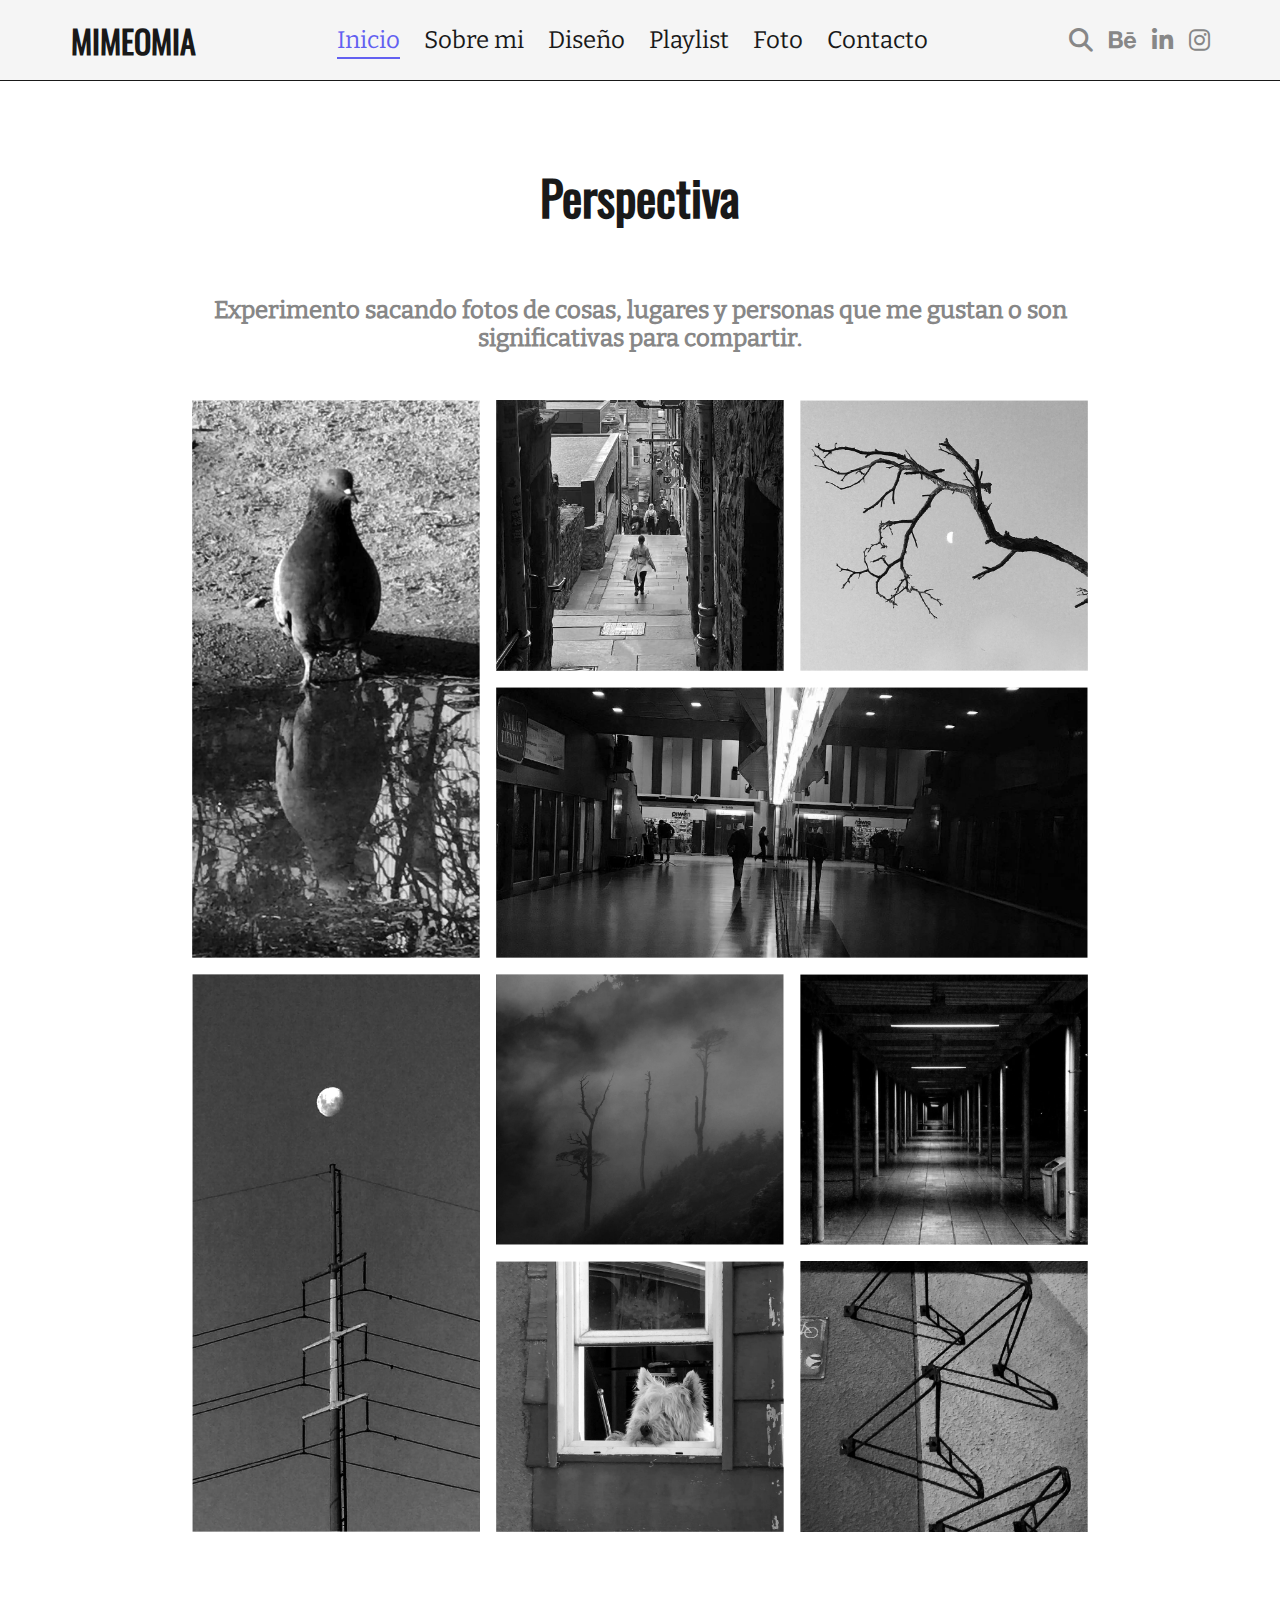
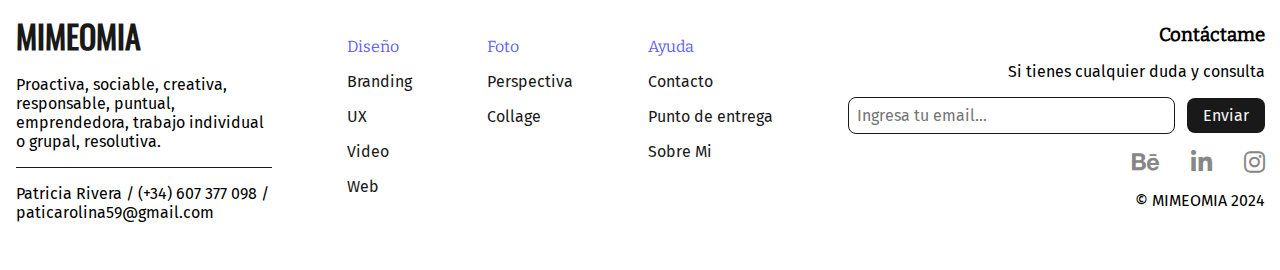
<file: 4-1-perspectiva/perspectiva.html>
<!DOCTYPE html>
<html lang="es">

<head>
    <meta charset="utf-8">
    <meta name="author" content="mimeomia">
    <meta name="keywords" content="portafolio, diseno, web, fotografia, diseno grafico">
    <meta name="description" content="Pagina de inicio de mi protafolio profesinal">
    <meta name="viewport" content="width=device-width, initial-scale=1">
    
    <link rel="stylesheet" type="text/css" href="./css/style.css">
    <link rel="icon" type="image/x-icon" href="./img/image-favicon.svg">
    <link rel="preload" href="./font/bitter-v33-latin-regular.woff2" as="font" type="font/woff2" crossorigin>
    <link rel="preload" href="./font/fira-sans-v17-latin-regular.woff2" as="font" type="font/woff2" crossorigin>
    <link rel="preload" href="./font/oswald-v53-latin-regular.woff2" as="font" type="font/woff2" crossorigin>
    <link rel="stylesheet" href="https://cdnjs.cloudflare.com/ajax/libs/font-awesome/6.5.2/css/all.min.css">

    <script src="./script/script.js" defer></script>

    <title> Foto - Perspectiva </title>
</head>

<body>

    <!-- Aqui comienza el header: 
        1. Contara con una barra superior con el navegador, de los topicos principales de la pagina que desplegarán un submenu que funciona por medio de click 
        para que sea funcional en version de escritorio y de movil. Ademas, botones que ayudaran a interactuar con la pagina: buscador y RRSS.-->
    <header class="header">

            <!-- Esta es la barra del navedador:
                - menu desplegable en dos partes
                - buscador -->
            <div class="contenedor__barraNavegador" id="inicio">
                
                <!-- Contenedor del logo -->
            
                <a href="#inicio" class="logo" title="logo del sitio y boton al home"> MIMEOMIA </a>
    
                <!-- Contenedor del navegador principal -->
                <div class="contenedor__navegador">
    
                    <nav class="navegador">
    
                        <button type="button" class="menu__barra" id="barra__menu" title="menu hamburguesa">
                            <i class="fa-solid fa-bars boton__responsive"></i>
                        </button>
    
                        <ul class="navegador__lista" id="listaCompleta">
    
                            <!-- Navegador principal  -->
                            <li class="navegador__elementoLista"><a class="navegador__link navegador__link--in" href="#inicio" target="_self" title="Ir al home">Inicio</a></li>
                            <li class="navegador__elementoLista"><a class="navegador__link"  href="#sobreMi" title="Ir a sobre mi"> Sobre mi </a></li>
                            
                            <!-- Boton desplegable 1 -->
                            <li class="navegador__elementoLista"><a class="navegador__link" id="botonDiseno" href="#" title="Despliga menu de diseño">Diseño
                            
                                <!-- Submenu desplegable 1 -->
                                <ol class="navegador__sublista navegador__sublistaDiseno" id="sublistaDiseno">
                                    <li class="navegador__elementoDiseno"><a class="sublista__link" href="https://www.behance.net/gallery/158570297/Musicono" target="_blank" title="Ir a branding"> Branding </a></li>
                                    <li class="navegador__elementoDiseno"><a class="sublista__link" href="https://www.behance.net/gallery/45730889/ME-CACHAI" target="_blank" title="Ir a ux"> UX </a></li>
                                    <li class="navegador__elementoDiseno"><a class="sublista__link" href="https://www.behance.net/gallery/45724359/Proyecto-personal-que-busca-hacer-un-homenaje" target="_blank" title="Ir a video">Video</a></li>
                                    <li class="navegador__elementoDiseno"><a class="sublista__link" href="https://www.behance.net/gallery/45718919/KARTON" target="_blank" title="Ir a web">Web</a></li>
                                </ol> 
                            </li>
    
                            <!-- Vuelvo al navegador principal -->
                            <li class="navegador__elementoLista"><a class="navegador__link" href="./3-playlist/pagPlaylist.html" title="Ir a la playlist">Playlist</a></li>
                            
                            <!-- Boton desplegable 2 -->
                            <li class="navegador__elementoLista"><a class="navegador__link" id="botonFoto" href="#" title="Ir a foto">Foto
                                
                                <!-- Submenu desplegable 2 -->
                                <ol class="navegador__sublista navegador__sublistaFoto" id="sublistaFoto">
                                    <li class="navegador__elementoFoto"><a class="sublista__link" href="./4-1-perspectiva/perspectiva.html" title="Ir a perspectiva">Perspectiva</a></li>
                                    <li class="navegador__elementoFoto"><a class="sublista__link" href="./4-1-perspectiva/perspectiva.html" title="Ir a collage">Collage</a></li>
                                </ol> 
                            </a>
                            </li>
    
                            <!-- Vuelvo al navegador principal -->
                            <li class="navegador__elementoLista"><a class="navegador__link" href="#contactame" title="Ir a contacto">Contacto</a></li>
                        </ul>
                    </nav>
                    
                    </div>
    
                <!-- Contenedor de botones busqueda y RRSS -->
                <div class="contenedor__botones">
    
                    <ul class="botones__lista">
    
                        <li class="botones__elementoLista">
                            <a class="botones__link" href="#" id="boton__lupa" title="boton lupa">
                                <i class="fa-solid fa-magnifying-glass botonIcon" ></i>
                            </a>
                        </li>
    
                        <li class="botones__elementoLista">
                            <a class="botones__link" href="https://www.behance.net/paticarolina" target="_blank" title="Ir a behance">
                                <i class="fa-brands fa-behance botonIcon"></i>
                            </a>
                        </li>
    
                        <li class="botones__elementoLista">
                            <a class="botones__link" href="https://www.linkedin.com/in/patricia-riveram/" target="_blank" title="Ir a linkedin">
                                <i class="fa-brands fa-linkedin-in botonIcon"></i>
                            </a>
                        </li>
    
                        <li class="botones__elementoLista">
                            <a class="botones__link" href="https://www.instagram.com/mimeeeomia/" target="_blank" title="Ir a instagram">
                                <i class="fa-brands fa-instagram botonIcon"></i>
                          </a>
                        </li>
                    </ul>
    
                    <!-- Buscador del icono de la lupa -->
                    <form action="#" method="get" class="botones_form" id="buscar">
                        <input type="text" name="nombre" class="botones_input" id="cuadro__buscar" placeholder="   Buscar...">
    
                </div>
            </div>
    </header>

    <main class="main">

   <!--  Esta es la unica y gran seccion de esta pag. El proposito es mostrar algunas de las fotos que he tomado, 
    existiran dos tipos de fotos, una que cambian al hacerle hover a su color real y otras que permanecen en 
    blanco y negro para respetar el argumento grafico escogido. -->
        <section class="contenedor__total">

            <div class="contenedorImg__texto">
                <h2 class="titulo__main"> Perspectiva </h2>
                <h3 class="subTitulo__main">
                    Experimento sacando fotos de cosas, lugares y personas que me gustan o son 
                    significativas para compartir.
                </h3>
            </div>

            <div class="contenedor__Imgs1">
                <div class="contenedor__imgFadeIn contenedor__imgFadeIn--1">
                    <img src="./img/b-n_collage-01.webp" alt="img1" class="contenedor__imagen" loading="lazy">

                    <div class="contenedor__overlay">
                        <img src="./img/collage-01.webp" alt="img1" class="contenedor__imagen" loading="lazy">
                    </div>


                </div>
                
                <div class="contenedor__imgFadeIn contenedor__imgFadeIn--2">
                    <img src="./img/b-n_collage-02.webp" alt="img1" class="contenedor__imagen" loading="lazy">

                    <div class="contenedor__overlay">
                        <img src="./img/collage-02.webp" alt="img1" class="contenedor__imagen" loading="lazy">
                    </div>
                </div>

                <div class="contenedor__imgFadeIn contenedor__imgFadeIn--3">
                    <img src="./img/b-n_collage-03.webp" alt="img1" class="contenedor__imagen" loading="lazy">
                </div>

                <div class="contenedor__imgFadeIn contenedor__imgFadeIn--4">
                    <img src="./img/b-n_collage-06.webp" alt="img1" class="contenedor__imagen" loading="lazy">

                    <div class="contenedor__overlay">
                        <img src="./img/collage-06.webp" alt="img1" class="contenedor__imagen" loading="lazy">
                </div>
                </div>
            </div>

            <div class="contenedor__Imgs2">
                <div class="contenedor__imgFadeIn contenedor__imgFadeIn--5">
                    <img src="./img/b-n_collage-05.webp" alt="img1" class="contenedor__imagen" loading="lazy">

                    <div class="contenedor__overlay">
                        <img src="./img/collage-05.webp" alt="img1" class="contenedor__imagen" loading="lazy">
                    </div>
                </div>

                <div class="contenedor__imgFadeIn contenedor__imgFadeIn--6">
                    <img src="./img/b-n_collage-07.webp" alt="img1" class="contenedor__imagen" loading="lazy">
                </div>

                <div class="contenedor__imgFadeIn contenedor__imgFadeIn--7">
                    <img src="./img/b-n_collage-08.webp" alt="img1" class="contenedor__imagen" loading="lazy">

                    <div class="contenedor__overlay">
                        <img src="./img/collage-08.webp" alt="img1" class="contenedor__imagen" loading="lazy">
                    </div>
                </div>

                <div class="contenedor__imgFadeIn contenedor__imgFadeIn--8">
                    <img src="./img/b-n_collage-04.webp" alt="img1" class="contenedor__imagen" loading="lazy">
                </div>

                <div class="contenedor__imgFadeIn contenedor__imgFadeIn--9">
                    <img src="./img/b-n_collage-09.webp" alt="img1" class="contenedor__imagen" loading="lazy">

                    <div class="contenedor__overlay">
                        <img src="./img/collage-09.webp" alt="img1" class="contenedor__imagen" loading="lazy">
                    </div>
                </div>
                
            </div>
            
        </section>
    </main>

   
    <!-- Aqui comienza el footer. Estará dividido en 3 partes: 
     - info general
     - Navegador del footer
     - Submit y redes sociales  -->
    <footer class="footer">

        <div class="contenedor__footer">
            <div class="footer__tienda">
                <a href="#inicio" class="logo" title="Ir al home"> MIMEOMIA </a>
    
                <div class="footerTienda__texto">
                    <p class="footerTienda__parrafo footerTienda__parrafo--tienda">
                        Proactiva, sociable, creativa, responsable, puntual, emprendedora, trabajo individual o grupal, resolutiva.
                    </p>
                    <p class="footerTienda__parrafo">
                        Patricia Rivera / (+34) 607 377 098 / paticarolina59@gmail.com
                    </p>
                </div>
            </div>
    
            <div class="footer__navegador">
                <div class="footerNavegador__categorias">
                    <ul class="footer__lista"> Diseño
                        <li class="footer__elementoLista"><a href="https://www.behance.net/gallery/158570297/Musicono" target="_blank" class="footer__link" title="Ir a branding"> Branding </a></li>
                        <li class="footer__elementoLista"><a href="https://www.behance.net/gallery/45730889/ME-CACHAI" target="_blank" class="footer__link" title="Ir a ux"> UX </a></li>
                        <li class="footer__elementoLista"><a href="https://www.behance.net/gallery/45724359/Proyecto-personal-que-busca-hacer-un-homenaje" target="_blank" class="footer__link" title="Ir a video"> Video </a></li>
                        <li class="footer__elementoLista"><a href="https://www.behance.net/gallery/45718919/KARTON" target="_blank" class="footer__link" title="Ir a web"> Web </a></li>
                    </ul>
                </div>
    
                <div class="footerNavegador__categorias">
                    <ul class="footer__lista"> Foto
                        <li class="footer__elementoLista"><a href="./4-1-perspectiva/perspectiva.html" class="footer__link" title="Ir a perspectiva"> Perspectiva </a></li>
                        <li class="footer__elementoLista"><a href="./4-2-collage/collage.html" class="footer__link" title="Ir a collage"> Collage </a></li>
                    </ul>
                </div>
    
                <div class="footerNavegador__categorias">
                    <ul class="footer__lista"> Ayuda
                        <li class="footer__elementoLista"><a href="https://www.linkedin.com/in/patricia-riveram/" class="footer__link" title="preguntas frecuentes" Preguntas Frecuentes </a></li>
                        <li class="footer__elementoLista"><a href="#contactame" class="footer__link" title="Ir a contacto"> Contacto </a></li>
                        <li class="footer__elementoLista"><a href="https://www.linkedin.com/in/patricia-riveram/" class="footer__link" title="Ir a punto de entrega"> Punto de entrega </a></li>
                        <li class="footer__elementoLista"><a href="#sobreMi" class="footer__link" title="Ir a sobre mi"> Sobre Mi </a></li>
                    </ul>
                </div>
    
            </div>
    
            <div class="footer__suscribete">
    
                <h3 class="footerSuscribete__titulo"> Contáctame </h3>
    
                <div class="footerSuscribete__texto">
                    <p class="footerSuscribete__parrafo">
                        Si tienes cualquier duda y consulta
                    </p>
                </div>
    
                <div class="footerTienda__form">
                    <div class="tiendaForm__contenedorInput">
                        <form name="submit" action="#" method="get" enctype="multipart/form-data" class="footer__form">
                        <input type="email" name="email" id="mail" class="footer__formInput" placeholder="Ingresa tu email..." required>
                        <a href="mailto:paticarolina59@gmail.com?subject=Aplico asunto&body=Escribo para" class="footer__formInputBoton" title="Enviar">Enviar</a>
                        </form>
                    </div>
                </div>
    
                <div class="footerRRSS">
    
                    <li class="botones__elementoLista">
                        <a class="botones__link" href="https://www.behance.net/paticarolina" target="_blank" title="Ir a behance">
                        <i class="fa-brands fa-behance botonIcon"></i>
                    </a>
                    </li>
    
                    <li class="botones__elementoLista">
                        <a class="botones__link" href="https://www.linkedin.com/in/patricia-riveram/" target="_blank" title="Ir a linkedin">
                        <i class="fa-brands fa-linkedin-in botonIcon"></i>
                    </a>
                    </li>
    
                    <li class="botones__elementoLista">
                        <a class="botones__link" href="https://www.instagram.com/mimeeeomia/" target="_blank" title="Ir a instagram">
                        <i class="fa-brands fa-instagram botonIcon"></i>
                    </a>
                    </li>
                </div>
    
                <div class="footerDerechos">
                    <p class="footerDerechos__texto">© MIMEOMIA 2024</p>
                </div>
    
    
            </div>
        </div>
    </footer>

</body>
</html>
</file>
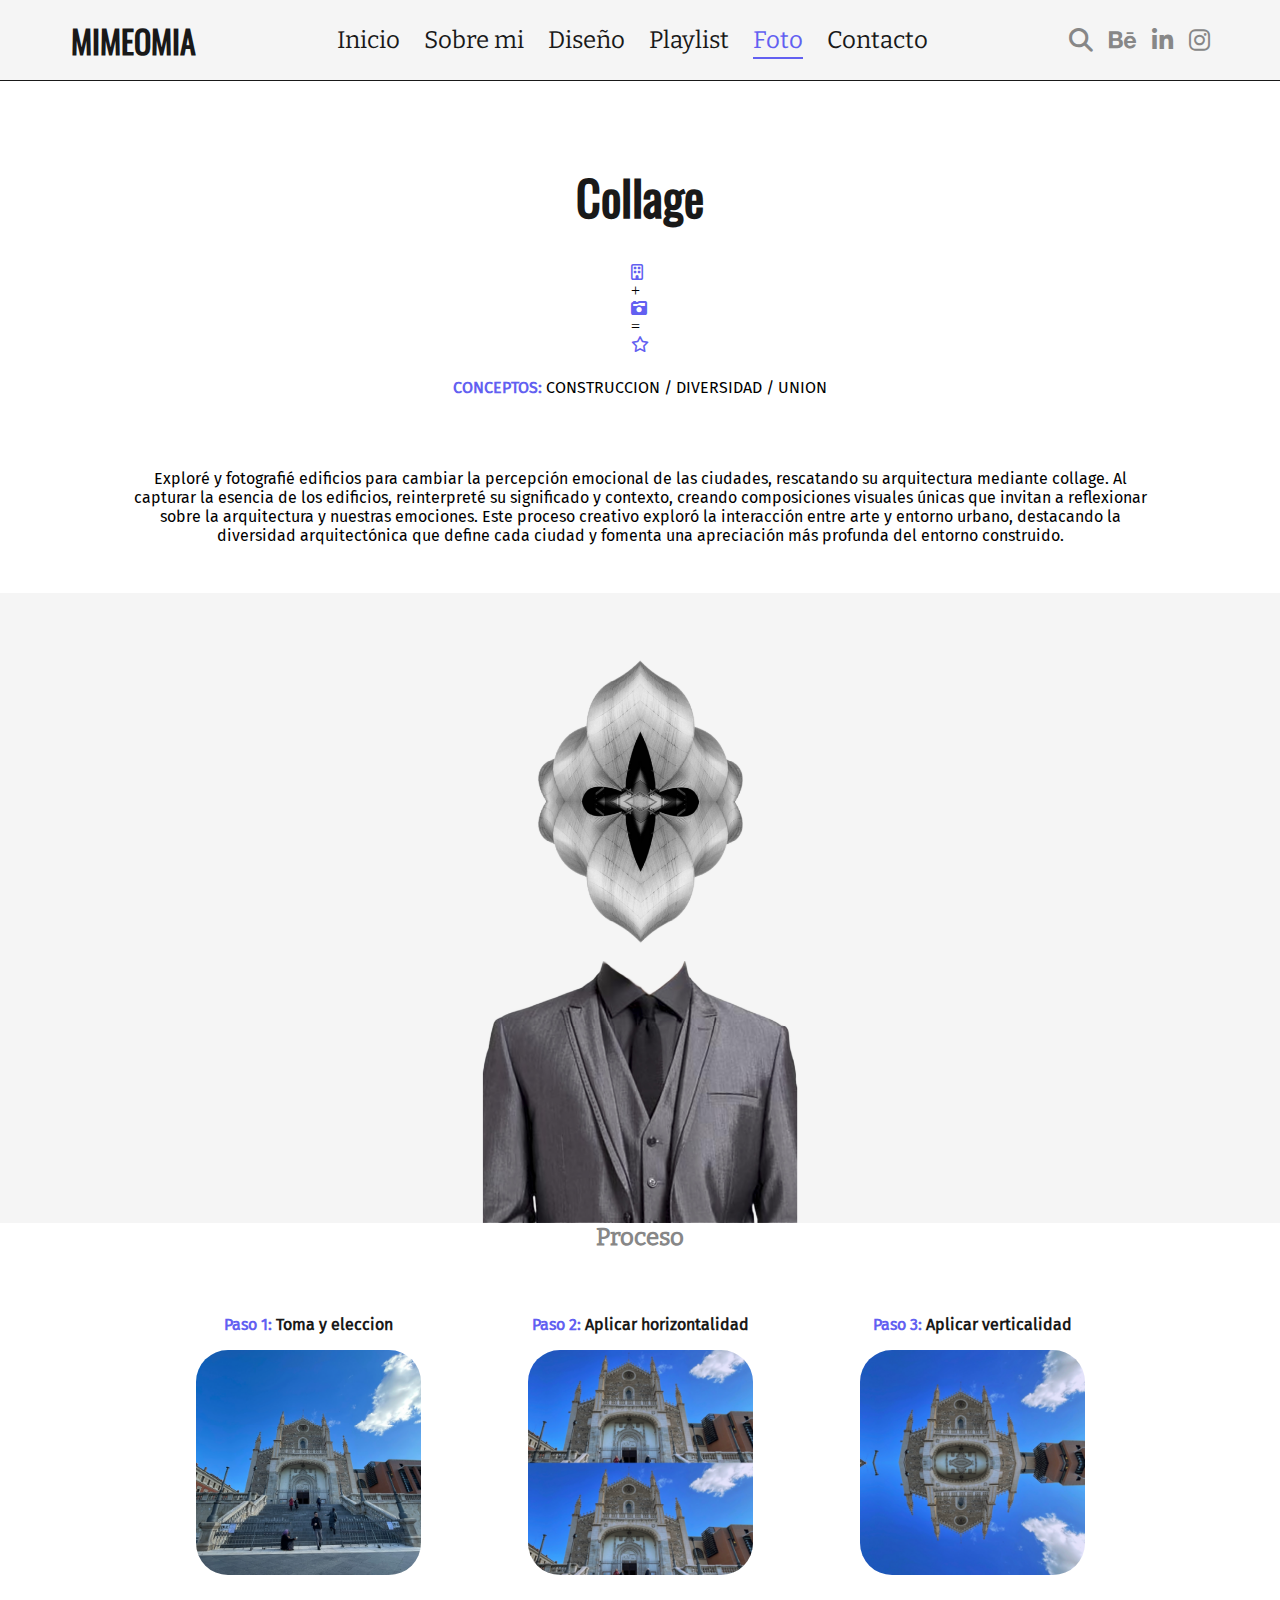
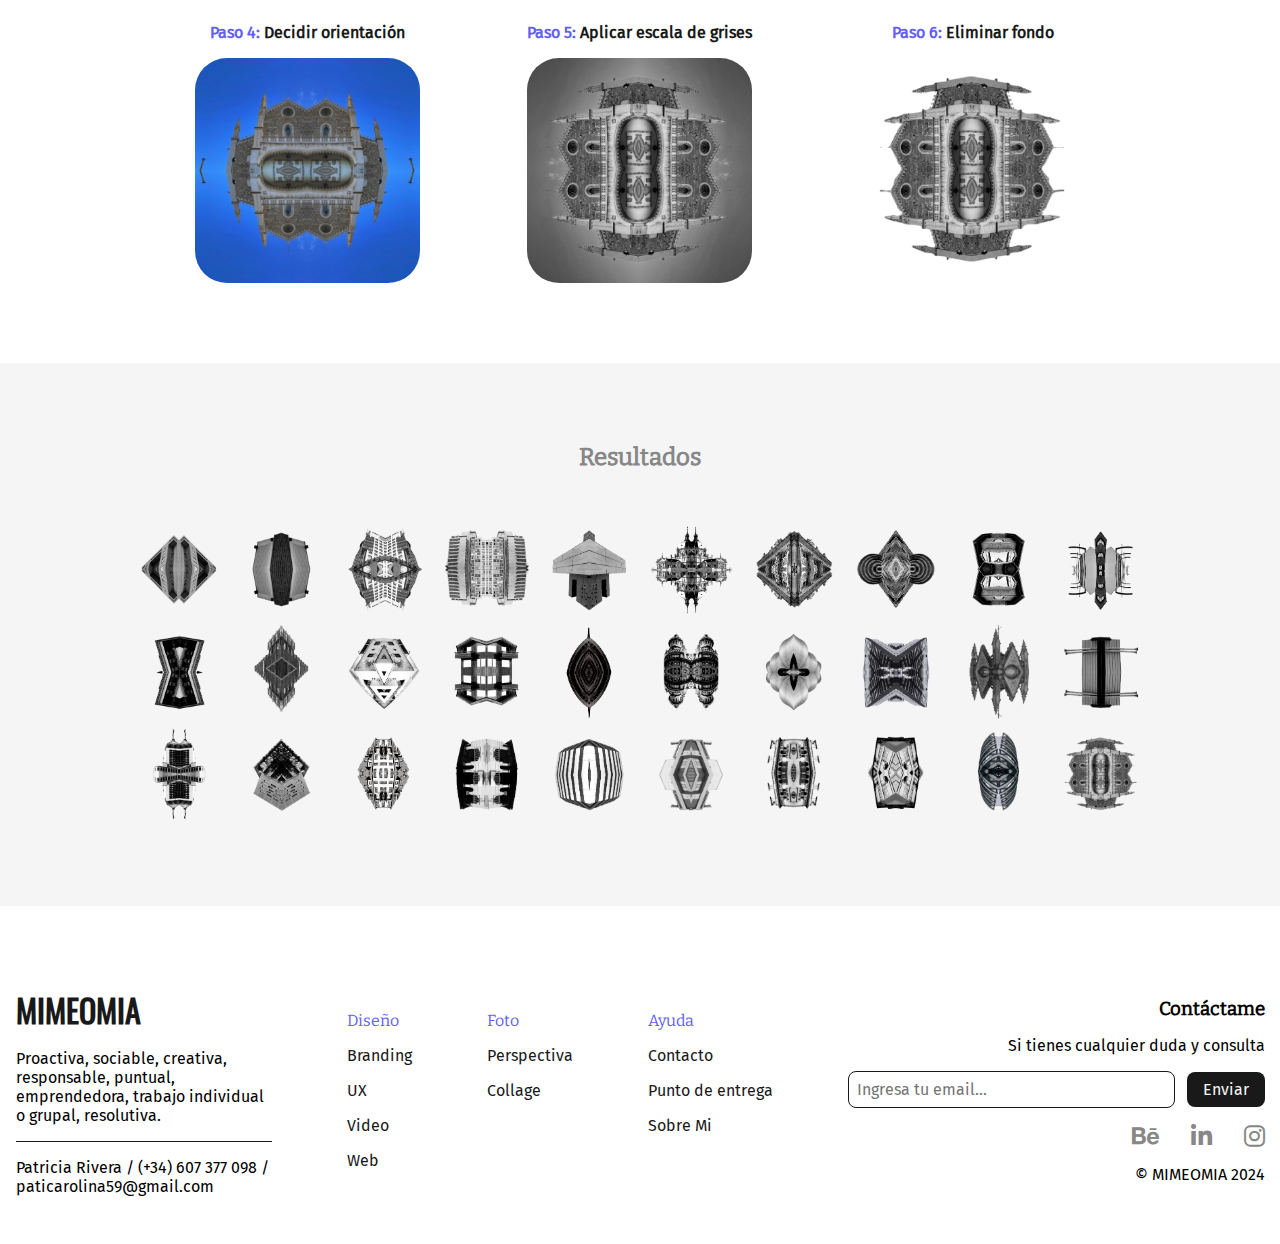
<file: 4-2-collage/collage.html>
<!DOCTYPE html>
<html lang="es">

<head>
    <meta charset="utf-8">
    <meta name="author" content="mimeomia">
    <meta name="keywords" content="portafolio, diseno, web, fotografia, diseno grafico">
    <meta name="description" content="Pagina de inicio de mi protafolio profesinal">
    
    <link rel="stylesheet" type="text/css" href="./css/style.css">
    <link rel="icon" type="image/x-icon" href="./img/image-favicon.svg">
    <link rel="stylesheet" href="https://cdnjs.cloudflare.com/ajax/libs/font-awesome/6.5.2/css/all.min.css">

    <script src="./script/script.js" defer></script>

    <title> Foto - Collage </title>
</head>

<body>

    <!-- Aqui comienza el header: 
        1. Contara con una barra superior con el navegador, de los topicos principales de la pagina que desplegarán un submenu que funciona por medio de click 
        para que sea funcional en version de escritorio y de movil. Ademas, botones que ayudaran a interactuar con la pagina: buscador y RRSS.-->
    <header class="header">

            <!-- Esta es la barra del navedador:
                - menu desplegable en dos partes
                - buscador -->
            <div class="contenedor__barraNavegador" id="inicio">
                
                <!-- Contenedor del logo -->
            
                <a href="../index.html" class="logo" title="Logo e ir al home"> MIMEOMIA </a>
    
                <!-- Contenedor del navegador principal -->
                <div class="contenedor__navegador">
    
                    <nav class="navegador">
    
                        <button type="button" class="menu__barra" id="barra__menu" title="menu hamburgesa">
                            <i class="fa-solid fa-bars boton__responsive"></i>
                        </button>
    
                        <ul class="navegador__lista" id="listaCompleta">
    
                            <!-- Navegador principal  -->
                            <li class="navegador__elementoLista"><a class="navegador__link navegador__link" href="../index.html" target="_self" title="Ir al home">Inicio</a></li>
                            <li class="navegador__elementoLista"><a class="navegador__link"  href="../index.html#sobreMi" title="Ir a sobre mi"> Sobre mi </a></li>
                            
                            <!-- Boton desplegable 1 -->
                            <li class="navegador__elementoLista"><a class="navegador__link" id="botonDiseno" href="#" title="Ir a menu desplegable">Diseño
                            
                                <!-- Submenu desplegable 1 -->
                                <ol class="navegador__sublista navegador__sublistaDiseno" id="sublistaDiseno">
                                    <li class="navegador__elementoDiseno"><a class="sublista__link" href="https://www.behance.net/gallery/158570297/Musicono" target="_blank" title="Ir a branding">Branding</a></li>
                                    <li class="navegador__elementoDiseno"><a class="sublista__link" href="https://www.behance.net/gallery/45730889/ME-CACHAI" target="_blank" title="Ir a ux">UX</a></li>
                                    <li class="navegador__elementoDiseno"><a class="sublista__link" href="https://www.behance.net/gallery/45724359/Proyecto-personal-que-busca-hacer-un-homenaje" target="_blank" title="Ir a video">Video</a></li>
                                    <li class="navegador__elementoDiseno"><a class="sublista__link" href="https://www.behance.net/gallery/45718919/KARTON" target="_blank" title="Ir a web">Web</a></li>
                                </ol> 
                            </a>
                            </li>
    
                            <!-- Vuelvo al navegador principal -->
                            <li class="navegador__elementoLista"><a class="navegador__link" href="../3-playlist/pagPlaylist.html" title="Ir a playlist">Playlist</a></li>
                            
                            <!-- Boton desplegable 2 -->
                            <li class="navegador__elementoLista"><a class="navegador__link navegador__link--in" id="botonFoto" href="#" title="Ir a desplegable">Foto
                                
                                <!-- Submenu desplegable 2 -->
                                <ol class="navegador__sublista navegador__sublistaFoto" id="sublistaFoto">
                                    <li class="navegador__elementoFoto"><a class="sublista__link" href="../4-1-perspectiva/perspectiva.html" title="Ir a perspectiva">Perspectiva</a></li>
                                    <li class="navegador__elementoFoto"><a class="sublista__link" href="../4-2-collage/collage.html" title="Ir a collage">Collage</a></li>
                                </ol> 
                            </a>
                            </li>
    
                            <!-- Vuelvo al navegador principal -->
                            <li class="navegador__elementoLista"><a class="navegador__link" href="../index.html#contactame">Contacto</a></li>
                        </ul>
                    </nav>
                    
                    </div>
    
                <!-- Contenedor de botones busqueda y RRSS -->
                <div class="contenedor__botones">
    
                    <ul class="botones__lista">
    
                        <li class="botones__elementoLista">
                            <a class="botones__link" href="#" id="boton__lupa" title="activar lupa">
                                <i class="fa-solid fa-magnifying-glass botonIcon" ></i>
                            </a>
                        </li>
    
                        <li class="botones__elementoLista">
                            <a class="botones__link" href="https://www.behance.net/paticarolina" target="_blank" title="Ir a behance">
                                <i class="fa-brands fa-behance botonIcon"></i>
                            </a>
                        </li>
    
                        <li class="botones__elementoLista">
                            <a class="botones__link" href="https://www.linkedin.com/in/patricia-riveram/" target="_blank" title="Ir a linkedin">
                                <i class="fa-brands fa-linkedin-in botonIcon"></i>
                            </a>
                        </li>
    
                        <li class="botones__elementoLista">
                            <a class="botones__link" href="https://www.instagram.com/mimeeeomia/" target="_blank" title="Ir a instagram">
                                <i class="fa-brands fa-instagram botonIcon"></i>
                          </a>
                        </li>
                    </ul>
    
                    <!-- Buscador del icono de la lupa -->
                    <form action="#" method="get" class="botones_form" id="buscar">
                        <input type="text" name="nombre" class="botones_input" id="cuadro__buscar" placeholder="   Buscar...">
    
                </div>
            </div>
    </header>

    <main class="main">

        <!--  -->
        <section class="contenedor__intro">
     
            <h2 class="titulo__main"> Collage </h2>

            <div class="contenedor__icon">

                <span>
                    <i class="fa-regular fa-building intro__icon"></i>
                </span>

                <p class="intro__signo">
                    +
                </p>

                <span>
                    <i class="fa-solid fa-camera-retro intro__icon"></i>
                </span>

                <p class="intro__signo">
                    =
                </p>

                <span>
                    <i class="fa-regular fa-star intro__icon"></i>
                </span>
            </div>

            <p class="texto__main collage__texto">
                <span>CONCEPTOS:</span> CONSTRUCCION / DIVERSIDAD / UNION
            </p>

            <p class="texto__main">
                Exploré y fotografié edificios para cambiar la percepción emocional de las ciudades, rescatando su 
                arquitectura mediante collage. Al capturar la esencia de los edificios, reinterpreté su 
                significado y contexto, creando composiciones visuales únicas que invitan a reflexionar sobre
                la arquitectura y nuestras emociones. Este proceso creativo exploró la interacción entre arte 
                y entorno urbano, destacando la diversidad arquitectónica que define cada ciudad y fomenta una 
                apreciación más profunda del entorno construido.
            </p>
        </section>

        <!-- Contenedor slide con las imgs principales -->    
    <div class="contenedor__slide">

        <!-- Imagen que inicia el array -->   
        <img src="./img/slice-01.webp" alt="img__slide" id="imagen" class="img__slide" loading="lazy">

        <img src="./img/traje.webp" alt="img-traje" class="img_traje">
    </div>

    <!-- Proceso: es una seccion que enfatiza en el proceso de la elaboración de las imgs finales. Las imgs se 
     mostraran por medio de flex -->
        <section class="proceso">
            <h3 class="subTitulo__main">Proceso</h3>

            <article class="contenedorProceso__img">
                <div class="proceso__img">
                    <h4 class="proceso__paso"><span>Paso 1:</span> Toma y eleccion</h4>
                    <img src="./img/proceso-01.webp" class="procesoImg" alt="paso1" loading="lazy">
                </div>

                <div class="proceso__img">
                    <h4 class="proceso__paso"><span>Paso 2:</span> Aplicar horizontalidad</h4>
                    <img src="./img/proceso-02.webp" class="procesoImg" alt="paso2" loading="lazy">
                </div>
                    
                <div class="proceso__img">
                    <h4 class="proceso__paso"><span>Paso 3:</span> Aplicar verticalidad</h4>
                    <img src="./img/proceso-03.webp" class="procesoImg" alt="paso3" loading="lazy">
                </div>
                    
                <div class="proceso__img">
                    <h4 class="proceso__paso"><span>Paso 4:</span> Decidir orientación</h4>
                    <img src="./img/proceso-04.webp" class="procesoImg" alt="paso4" loading="lazy">
                </div>

                <div class="proceso__img">
                    <h4 class="proceso__paso"><span>Paso 5:</span> Aplicar escala de grises</h4>
                    <img src="./img/proceso-05.webp" class="procesoImg" alt="paso5" loading="lazy">
                </div>

                <div class="proceso__img">
                    <h4 class="proceso__paso"><span>Paso 6:</span> Eliminar fondo</h4>
                    <img src="./img/proceso-06.webp" class="procesoImg" alt="paso6" loading="lazy">
                </div>

                </article>
        </section>

        <!-- Resultado: Es la seccion que muestra la variedad de diseños que se pueden crear a partir de una tecnica. Se 
         mostraran las imgs por medio de flex -->   
        <section class="resultado">
            <h3 class="subTitulo__main">Resultados</h3>
            <article class="resultado__proyecto">
                <img src="./img/resultado-01.webp" alt="proyecto" class="resultado__img" loading="lazy">
                <img src="./img/resultado-02.webp" alt="proyecto" class="resultado__img" loading="lazy">
                <img src="./img/resultado-03.webp" alt="proyecto" class="resultado__img" loading="lazy">
                <img src="./img/resultado-04.webp" alt="proyecto" class="resultado__img" loading="lazy">
                <img src="./img/resultado-05.webp" alt="proyecto" class="resultado__img" loading="lazy">
                <img src="./img/resultado-06.webp" alt="proyecto" class="resultado__img" loading="lazy">
                <img src="./img/resultado-07.webp" alt="proyecto" class="resultado__img" loading="lazy">
                <img src="./img/resultado-08.webp" alt="proyecto" class="resultado__img" loading="lazy">
                <img src="./img/resultado-09.webp" alt="proyecto" class="resultado__img" loading="lazy">
                <img src="./img/resultado-10.webp" alt="proyecto" class="resultado__img" loading="lazy">
                <img src="./img/resultado-11.webp" alt="proyecto" class="resultado__img" loading="lazy">
                <img src="./img/resultado-12.webp" alt="proyecto" class="resultado__img" loading="lazy">
                <img src="./img/resultado-13.webp" alt="proyecto" class="resultado__img" loading="lazy">
                <img src="./img/resultado-14.webp" alt="proyecto" class="resultado__img" loading="lazy">
                <img src="./img/resultado-15.webp" alt="proyecto" class="resultado__img" loading="lazy">
                <img src="./img/resultado-16.webp" alt="proyecto" class="resultado__img" loading="lazy">
                <img src="./img/resultado-17.webp" alt="proyecto" class="resultado__img" loading="lazy">
                <img src="./img/resultado-18.webp" alt="proyecto" class="resultado__img" loading="lazy">
                <img src="./img/resultado-19.webp" alt="proyecto" class="resultado__img" loading="lazy">
                <img src="./img/resultado-20.webp" alt="proyecto" class="resultado__img" loading="lazy">
                <img src="./img/resultado-21.webp" alt="proyecto" class="resultado__img" loading="lazy">
                <img src="./img/resultado-22.webp" alt="proyecto" class="resultado__img" loading="lazy">
                <img src="./img/resultado-23.webp" alt="proyecto" class="resultado__img" loading="lazy">
                <img src="./img/resultado-24.webp" alt="proyecto" class="resultado__img" loading="lazy">
                <img src="./img/resultado-25.webp" alt="proyecto" class="resultado__img" loading="lazy">
                <img src="./img/resultado-26.webp" alt="proyecto" class="resultado__img" loading="lazy">
                <img src="./img/resultado-27.webp" alt="proyecto" class="resultado__img" loading="lazy">
                <img src="./img/resultado-28.webp" alt="proyecto" class="resultado__img" loading="lazy">
                <img src="./img/resultado-29.webp" alt="proyecto" class="resultado__img" loading="lazy">
                <img src="./img/resultado-30.webp" alt="proyecto" class="resultado__img" loading="lazy">
            </article>

                
        </section>
        
    </main>


        









    <!-- Aqui comienza el footer. Estará dividido en 3 partes: 
     - info general
     - Navegador del footer
     - Submit y redes sociales  -->
     <footer class="footer">

        <div class="contenedor__footer">
            <div class="footer__tienda">
                <a href="../index.html" class="logo" title="Ir al home"> MIMEOMIA </a>
    
                <div class="footerTienda__texto">
                    <p class="footerTienda__parrafo footerTienda__parrafo--tienda">
                        Proactiva, sociable, creativa, responsable, puntual, emprendedora, trabajo individual o grupal, resolutiva.
                    </p>
                    <p class="footerTienda__parrafo">
                        Patricia Rivera / (+34) 607 377 098 / paticarolina59@gmail.com
                    </p>
                </div>
            </div>
    
            <div class="footer__navegador">
                <div class="footerNavegador__categorias">
                    <ul class="footer__lista"> Diseño
                        <li class="footer__elementoLista"><a href="https://www.behance.net/gallery/158570297/Musicono" target="_blank" class="footer__link" title="Ir a branding"> Branding </a></li>
                        <li class="footer__elementoLista"><a href="https://www.behance.net/gallery/45730889/ME-CACHAI" target="_blank" class="footer__link" title="Ir a ux"> UX </a></li>
                        <li class="footer__elementoLista"><a href="https://www.behance.net/gallery/45724359/Proyecto-personal-que-busca-hacer-un-homenaje" target="_blank" class="footer__link" title="Ir a video"> Video </a></li>
                        <li class="footer__elementoLista"><a href="https://www.behance.net/gallery/45718919/KARTON" target="_blank" class="footer__link" title="Ir a web"> Web </a></li>
                    </ul>
                </div>
    
                <div class="footerNavegador__categorias">
                    <ul class="footer__lista"> Foto
                        <li class="footer__elementoLista"><a href="../4-1-perspectiva/perspectiva.html" class="footer__link" title="Ir a perspectiva"> Perspectiva </a></li>
                        <li class="footer__elementoLista"><a href="../4-2-collage/collage.html" class="footer__link" title="Ir a collage"> Collage </a></li>
                    </ul>
                </div>
    
                <div class="footerNavegador__categorias">
                    <ul class="footer__lista"> Ayuda
                        <li class="footer__elementoLista"><a href="https://www.linkedin.com/in/patricia-riveram/" class="footer__link" title="preguntas frecuentes" Preguntas Frecuentes </a></li>
                        <li class="footer__elementoLista"><a href="../index.html#contactame" class="footer__link" title="Ir a contacto"> Contacto </a></li>
                        <li class="footer__elementoLista"><a href="https://www.linkedin.com/in/patricia-riveram/" class="footer__link" title="Ir a punto de entrega"> Punto de entrega </a></li>
                        <li class="footer__elementoLista"><a href="../index.html#sobreMi" class="footer__link" title="Ir a sobre mi"> Sobre Mi </a></li>
                    </ul>
                </div>
    
            </div>
    
            <div class="footer__suscribete">
    
                <h3 class="footerSuscribete__titulo"> Contáctame </h3>
    
                <div class="footerSuscribete__texto">
                    <p class="footerSuscribete__parrafo">
                        Si tienes cualquier duda y consulta
                    </p>
                </div>
    
                <div class="footerTienda__form">
                    <div class="tiendaForm__contenedorInput">
                        <form name="submit" action="#" method="get" enctype="multipart/form-data" class="footer__form">
                        <input type="email" name="email" id="mail" class="footer__formInput" placeholder="Ingresa tu email..." required>
                        <a href="mailto:paticarolina59@gmail.com?subject=Aplico asunto&body=Escribo para" class="footer__formInputBoton" title="Enviar">Enviar</a>
                        </form>
                    </div>
                </div>
    
                <div class="footerRRSS">
    
                    <li class="botones__elementoLista">
                        <a class="botones__link" href="https://www.behance.net/paticarolina" target="_blank" title="Ir a behance">
                        <i class="fa-brands fa-behance botonIcon"></i>
                    </a>
                    </li>
    
                    <li class="botones__elementoLista">
                        <a class="botones__link" href="https://www.linkedin.com/in/patricia-riveram/" target="_blank" title="Ir a linkedin">
                        <i class="fa-brands fa-linkedin-in botonIcon"></i>
                    </a>
                    </li>
    
                    <li class="botones__elementoLista">
                        <a class="botones__link" href="https://www.instagram.com/mimeeeomia/" target="_blank" title="Ir a instagram">
                        <i class="fa-brands fa-instagram botonIcon"></i>
                    </a>
                    </li>
                </div>
    
                <div class="footerDerechos">
                    <p class="footerDerechos__texto">© MIMEOMIA 2024</p>
                </div>
    
    
            </div>
        </div>
    </footer>

</body>
</html>
</file>
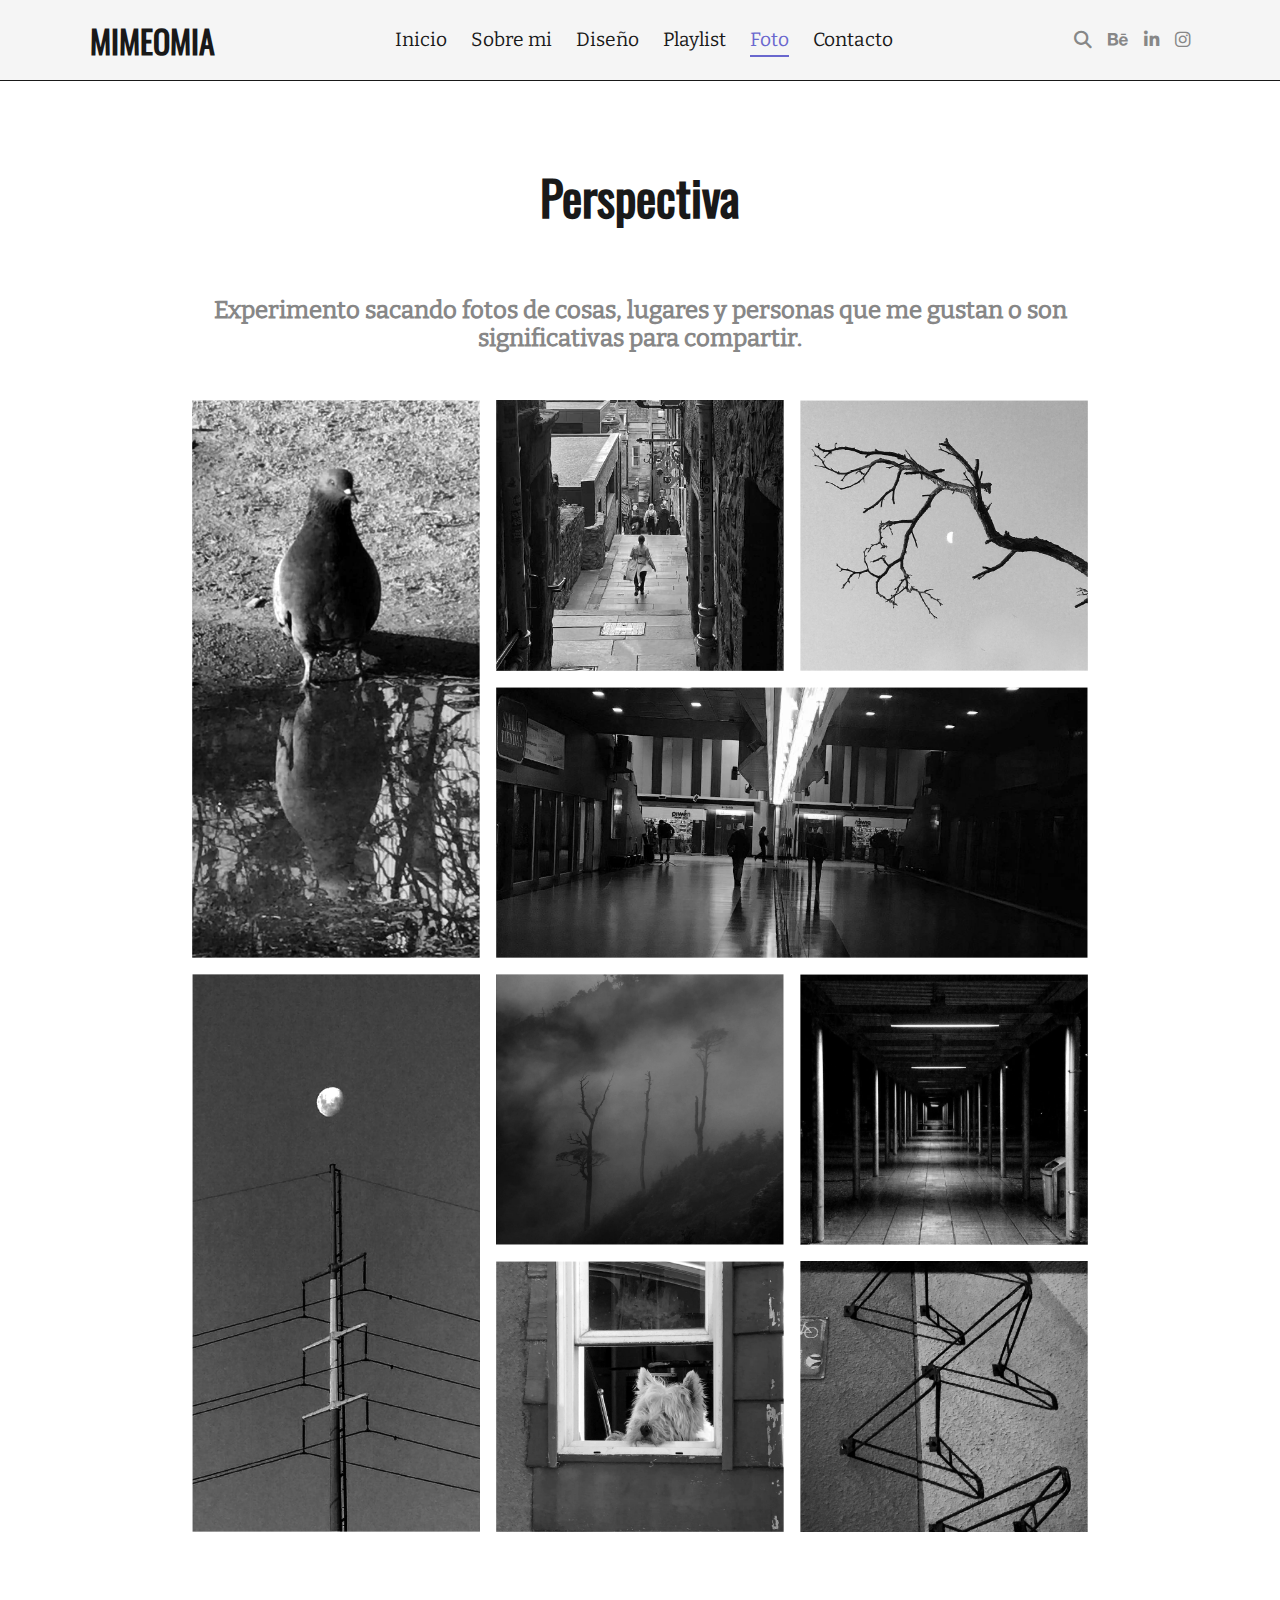
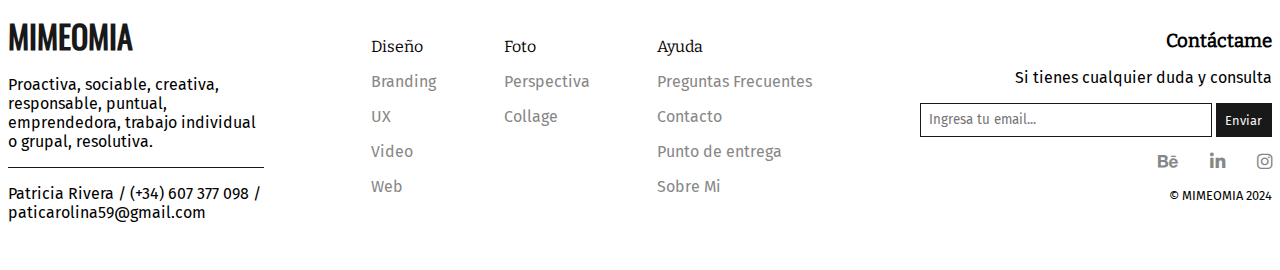
<file: 4-foto/1-perspectiva/perspectiva.html>
<!DOCTYPE html>
<html lang="es">

<head>
    <meta charset="utf-8">
    <meta name="author" content="mimeomia">
    <meta name="keywords" content="portafolio, diseno, web, fotografia, diseno grafico">
    <meta name="description" content="Pagina de inicio de mi protafolio profesinal">
    
    <link rel="stylesheet" type="text/css" href="./css/style.css">
    <link rel="icon" type="image/x-icon" href="./img/image-favicon.svg">
    <link rel="stylesheet" href="https://cdnjs.cloudflare.com/ajax/libs/font-awesome/6.5.2/css/all.min.css">

    <script src="./script/script.js" defer></script>

    <title> Foto - Perspectiva </title>
</head>

<body>

    <!-- Aqui comienza el header: 
        1. Contara con una barra superior con el navegador, de los topicos principales de la pagina que desplegarán un submenu que funciona por medio de click 
        para que sea funcional en version de escritorio y de movil. Ademas, botones que ayudaran a interactuar con la pagina: buscador y RRSS.-->
    <header class="header">

        <!-- Esta es la barra del navedador:
            - menu desplegable en dos partes
            - buscador -->
        <div class="contenedor__barraNavegador" id="inicio">
            
            <!-- Contenedor del logo -->
        
            <a href="/index.html" class="logo"> MIMEOMIA </a>

            <!-- Contenedor del navegador principal -->
            <div class="contenedor__navegador">

                <nav class="navegador">

                    <button type="button" class="menu__barra" id="barra__menu">
                        <i class="fa-solid fa-bars boton__hamburguesa"></i>
                    </button>

                    <ul class="navegador__lista" id="listaCompleta">

                        <!-- Navegador principal  -->
                        <li class="navegador__elementoLista"><a class="navegador__link navegador__link" href="/index.html" target="_self">Inicio</a></li>
                        <li class="navegador__elementoLista"><a class="navegador__link"  href="#sobreMi"> Sobre mi </a></li>
                        
                        <!-- Boton desplegable 1 -->
                        <li class="navegador__elementoLista"><a class="navegador__link" id="botonDiseno" href="#">Diseño
                        
                            <!-- Submenu desplegable 1 -->
                            <ol class="navegador__sublista navegador__sublistaDiseno" id="sublistaDiseno">
                                <li class="navegador__elementoDiseno"><a class="sublista__link" href="https://www.behance.net/gallery/158570297/Musicono" target="_blank">Branding</a></li>
                                <li class="navegador__elementoDiseno"><a class="sublista__link" href="https://www.behance.net/gallery/45730889/ME-CACHAI" target="_blank">UX</a></li>
                                <li class="navegador__elementoDiseno"><a class="sublista__link" href="https://www.behance.net/gallery/45724359/Proyecto-personal-que-busca-hacer-un-homenaje" target="_blank">Video</a></li>
                                <li class="navegador__elementoDiseno"><a class="sublista__link" href="https://www.behance.net/gallery/45718919/KARTON" target="_blank">Web</a></li>
                            </ol> 
                        </a>
                        </li>

                        <!-- Vuelvo al navegador principal -->
                        <li class="navegador__elementoLista"><a class="navegador__link" href="./3-playlist/pagPlaylist.html">Playlist</a></li>
                        
                        <!-- Boton desplegable 2 -->
                        <li class="navegador__elementoLista"><a class="navegador__link navegador__link--in" id="botonFoto" href="#">Foto
                            
                            <!-- Submenu desplegable 2 -->
                            <ol class="navegador__sublista navegador__sublistaFoto" id="sublistaFoto">
                                <li class="navegador__elementoFoto"><a class="sublista__link" href="#">Perspectiva</a></li>
                                <li class="navegador__elementoFoto"><a class="sublista__link" href="../2-collage/collage.html">Collage</a></li>
                            </ol> 
                        </a>
                        </li>

                        <!-- Vuelvo al navegador principal -->
                        <li class="navegador__elementoLista"><a class="navegador__link" href="../index.html#contactame">Contacto</a></li>
                    </ul>
                </nav>
                
                </div>

            <!-- Contenedor de botones busqueda y RRSS -->
            <div class="contenedor__botones">

                <ul class="botones__lista">

                    <li class="botones__elementoLista">
                        <a class="botones__link" href="#" id="boton__lupa">
                            <i class="fa-solid fa-magnifying-glass botonIcon" ></i>
                        </a>
                    </li>

                    <li class="botones__elementoLista">
                        <a class="botones__link" href="https://www.behance.net/paticarolina" target="_blank">
                            <i class="fa-brands fa-behance botonIcon"></i>
                        </a>
                    </li>

                    <li class="botones__elementoLista">
                        <a class="botones__link" href="https://www.linkedin.com/in/patricia-riveram/" target="_blank">
                            <i class="fa-brands fa-linkedin-in botonIcon"></i>
                        </a>
                    </li>

                    <li class="botones__elementoLista">
                        <a class="botones__link" href="https://www.instagram.com/mimeeeomia/" target="_blank">
                            <i class="fa-brands fa-instagram botonIcon"></i>
                      </a>
                    </li>
                </ul>

                <!-- Buscador del icono de la lupa -->
                <form action="#" method="get" class="botones_form" id="buscar">
                    <input type="text" name="nombre" class="botones_input" id="cuadro__buscar" placeholder="   Buscar...">

            </div>
        </div>
    </header>

    <main class="main">

   <!--  Esta es la unica y gran seccion de esta pag. El porposito es mostrar algunas de las fotos que he tomado, 
    existiran dos tipos de fotos, una que cambian al hacerle hover a su color real y otras que permanecen en 
    blanco y negro. -->
        <section class="contenedor__total">

            <div class="contenedorImg__texto">
                <h2 class="titulo__main"> Perspectiva </h2>
                <h3 class="subTitulo__main">
                    Experimento sacando fotos de cosas, lugares y personas que me gustan o son 
                    significativas para compartir.
                </h3>
            </div>

            <div class="contenedor__Imgs1">
                <div class="contenedor__imgFadeIn contenedor__imgFadeIn--1">
                    <img src="./img/b-n_collage-01.webp" alt="img1" class="contenedor__imagen" loading="lazy">

                    <div class="contenedor__overlay">
                        <img src="./img/collage-01.webp" alt="img1" class="contenedor__imagen" loading="lazy">
                    </div>


                </div>
                
                <div class="contenedor__imgFadeIn contenedor__imgFadeIn--2">
                    <img src="./img/b-n_collage-02.webp" alt="img1" class="contenedor__imagen" loading="lazy">

                    <div class="contenedor__overlay">
                        <img src="./img/collage-02.webp" alt="img1" class="contenedor__imagen" loading="lazy">
                    </div>
                </div>

                <div class="contenedor__imgFadeIn contenedor__imgFadeIn--3">
                    <img src="./img/b-n_collage-03.webp" alt="img1" class="contenedor__imagen" loading="lazy">
                </div>

                <div class="contenedor__imgFadeIn contenedor__imgFadeIn--4">
                    <img src="./img/b-n_collage-06.webp" alt="img1" class="contenedor__imagen" loading="lazy">

                    <div class="contenedor__overlay">
                        <img src="./img/collage-06.webp" alt="img1" class="contenedor__imagen" loading="lazy">
                </div>
                </div>
            </div>

            <div class="contenedor__Imgs2">
                <div class="contenedor__imgFadeIn contenedor__imgFadeIn--5">
                    <img src="./img/b-n_collage-05.webp" alt="img1" class="contenedor__imagen" loading="lazy">

                    <div class="contenedor__overlay">
                        <img src="./img/collage-05.webp" alt="img1" class="contenedor__imagen" loading="lazy">
                    </div>
                </div>

                <div class="contenedor__imgFadeIn contenedor__imgFadeIn--6">
                    <img src="./img/b-n_collage-07.webp" alt="img1" class="contenedor__imagen" loading="lazy">
                </div>

                <div class="contenedor__imgFadeIn contenedor__imgFadeIn--7">
                    <img src="./img/b-n_collage-08.webp" alt="img1" class="contenedor__imagen" loading="lazy">

                    <div class="contenedor__overlay">
                        <img src="./img/collage-08.webp" alt="img1" class="contenedor__imagen" loading="lazy">
                    </div>
                </div>

                <div class="contenedor__imgFadeIn contenedor__imgFadeIn--8">
                    <img src="./img/b-n_collage-04.webp" alt="img1" class="contenedor__imagen" loading="lazy">
                </div>

                <div class="contenedor__imgFadeIn contenedor__imgFadeIn--9">
                    <img src="./img/b-n_collage-09.webp" alt="img1" class="contenedor__imagen" loading="lazy">

                    <div class="contenedor__overlay">
                        <img src="./img/collage-09.webp" alt="img1" class="contenedor__imagen" loading="lazy">
                    </div>
                </div>
                
            </div>
            
        </section>
    </main>

   
    <!-- Aqui comienza el footer. Estará dividido en 3 partes: 
     - info general de la tienda
     - Navegador del footer
     - Submit y redes sociales  -->
     <footer class="footer">

        <div class="footer__tienda">
            <a href="/index.html" class="logo"> MIMEOMIA </a>

            <div class="footerTienda__texto">
                <p class="footerTienda__parrafo footerTienda__parrafo--tienda">
                    Proactiva, sociable, creativa, responsable, puntual, emprendedora, trabajo individual o grupal, resolutiva.
                </p>
                <p class="footerTienda__parrafo">
                    Patricia Rivera / (+34) 607 377 098 / paticarolina59@gmail.com
                </p>
            </div>
        </div>

        <div class="footer__navegador">
            <div class="footerNavegador__categorias">
                <ul class="footer__lista"> Diseño
                    <li class="footer__elementoLista"><a href="https://www.behance.net/gallery/158570297/Musicono" target="_blank" class="footer__link"> Branding </a></li>
                    <li class="footer__elementoLista"><a href="https://www.behance.net/gallery/45730889/ME-CACHAI" target="_blank" class="footer__link"> UX </a></li>
                    <li class="footer__elementoLista"><a href="https://www.behance.net/gallery/45724359/Proyecto-personal-que-busca-hacer-un-homenaje" target="_blank" class="footer__link"> Video </a></li>
                    <li class="footer__elementoLista"><a href="https://www.behance.net/gallery/45718919/KARTON" target="_blank" class="footer__link"> Web </a></li>
                </ul>
            </div>

            <div class="footerNavegador__categorias">
                <ul class="footer__lista"> Foto
                    <li class="footer__elementoLista"><a href="#" class="footer__link"> Perspectiva </a></li>
                    <li class="footer__elementoLista"><a href="./4-foto/2-collage/collage.html" class="footer__link"> Collage </a></li>
                </ul>
            </div>

            <div class="footerNavegador__categorias">
                <ul class="footer__lista"> Ayuda
                    <li class="footer__elementoLista"><a href="https://www.linkedin.com/in/patricia-riveram/" class="footer__link"> Preguntas Frecuentes </a></li>
                    <li class="footer__elementoLista"><a href="../index.html#contactame" class="footer__link"> Contacto </a></li>
                    <li class="footer__elementoLista"><a href="https://www.linkedin.com/in/patricia-riveram/" class="footer__link"> Punto de entrega </a></li>
                    <li class="footer__elementoLista"><a href="../index.html#sobreMi" class="footer__link"> Sobre Mi </a></li>
                </ul>
            </div>

        </div>

        <div class="footer__suscribete">

            <h3 class="footerSuscribete__titulo"> Contáctame </h3>

            <div class="footerSuscribete__texto">
                <p class="footerSuscribete__parrafo">
                    Si tienes cualquier duda y consulta
                </p>
            </div>

            <div class="footerTienda__form">
                <div class="tiendaForm__contenedorInput">
                    <form name="submit" action="#" method="get" enctype="multipart/form-data" class="footer__form">
                    <input type="email" name="email" id="mail" class="footer__formInput" placeholder="Ingresa tu email..." required>
                    <a href="mailto:paticarolina59@gmail.com?subject=Aplico asunto&body=Escribo para" class="footer__formInputBoton">Enviar</a>
                    </form>
                </div>
            </div>

            <div class="footerRRSS">

                <li class="botones__elementoLista">
                    <a class="botones__link" href="https://www.behance.net/paticarolina" target="_blank">
                    <i class="fa-brands fa-behance botonIcon"></i>
                </a>
                </li>

                <li class="botones__elementoLista">
                    <a class="botones__link" href="https://www.linkedin.com/in/patricia-riveram/" target="_blank">
                    <i class="fa-brands fa-linkedin-in botonIcon"></i>
                </a>
                </li>

                <li class="botones__elementoLista">
                    <a class="botones__link" href="https://www.instagram.com/mimeeeomia/" target="_blank">
                    <i class="fa-brands fa-instagram botonIcon"></i>
                </a>
                </li>
            </div>

            <div class="footerDerechos">
                <p class="footerDerechos__texto">© MIMEOMIA 2024</p>
            </div>


        </div>

     </footer>

</body>
</html>
</file>
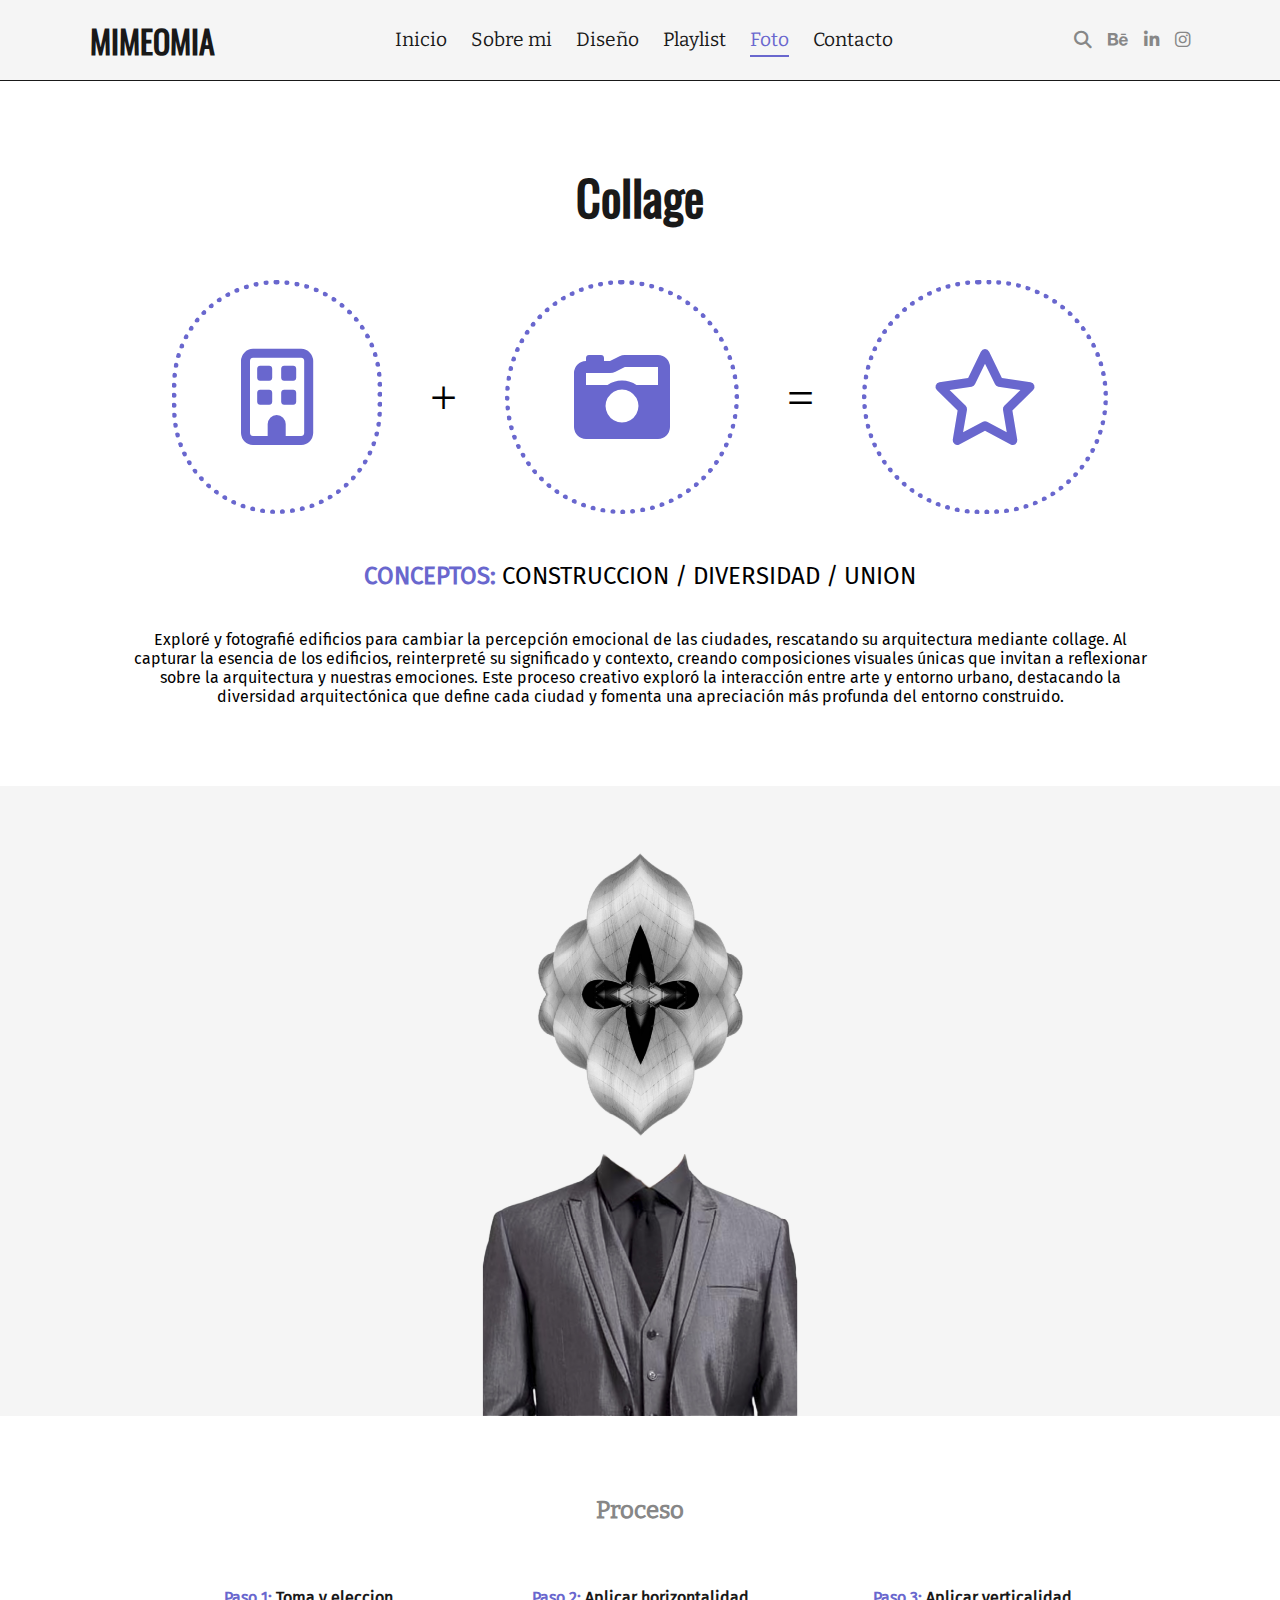
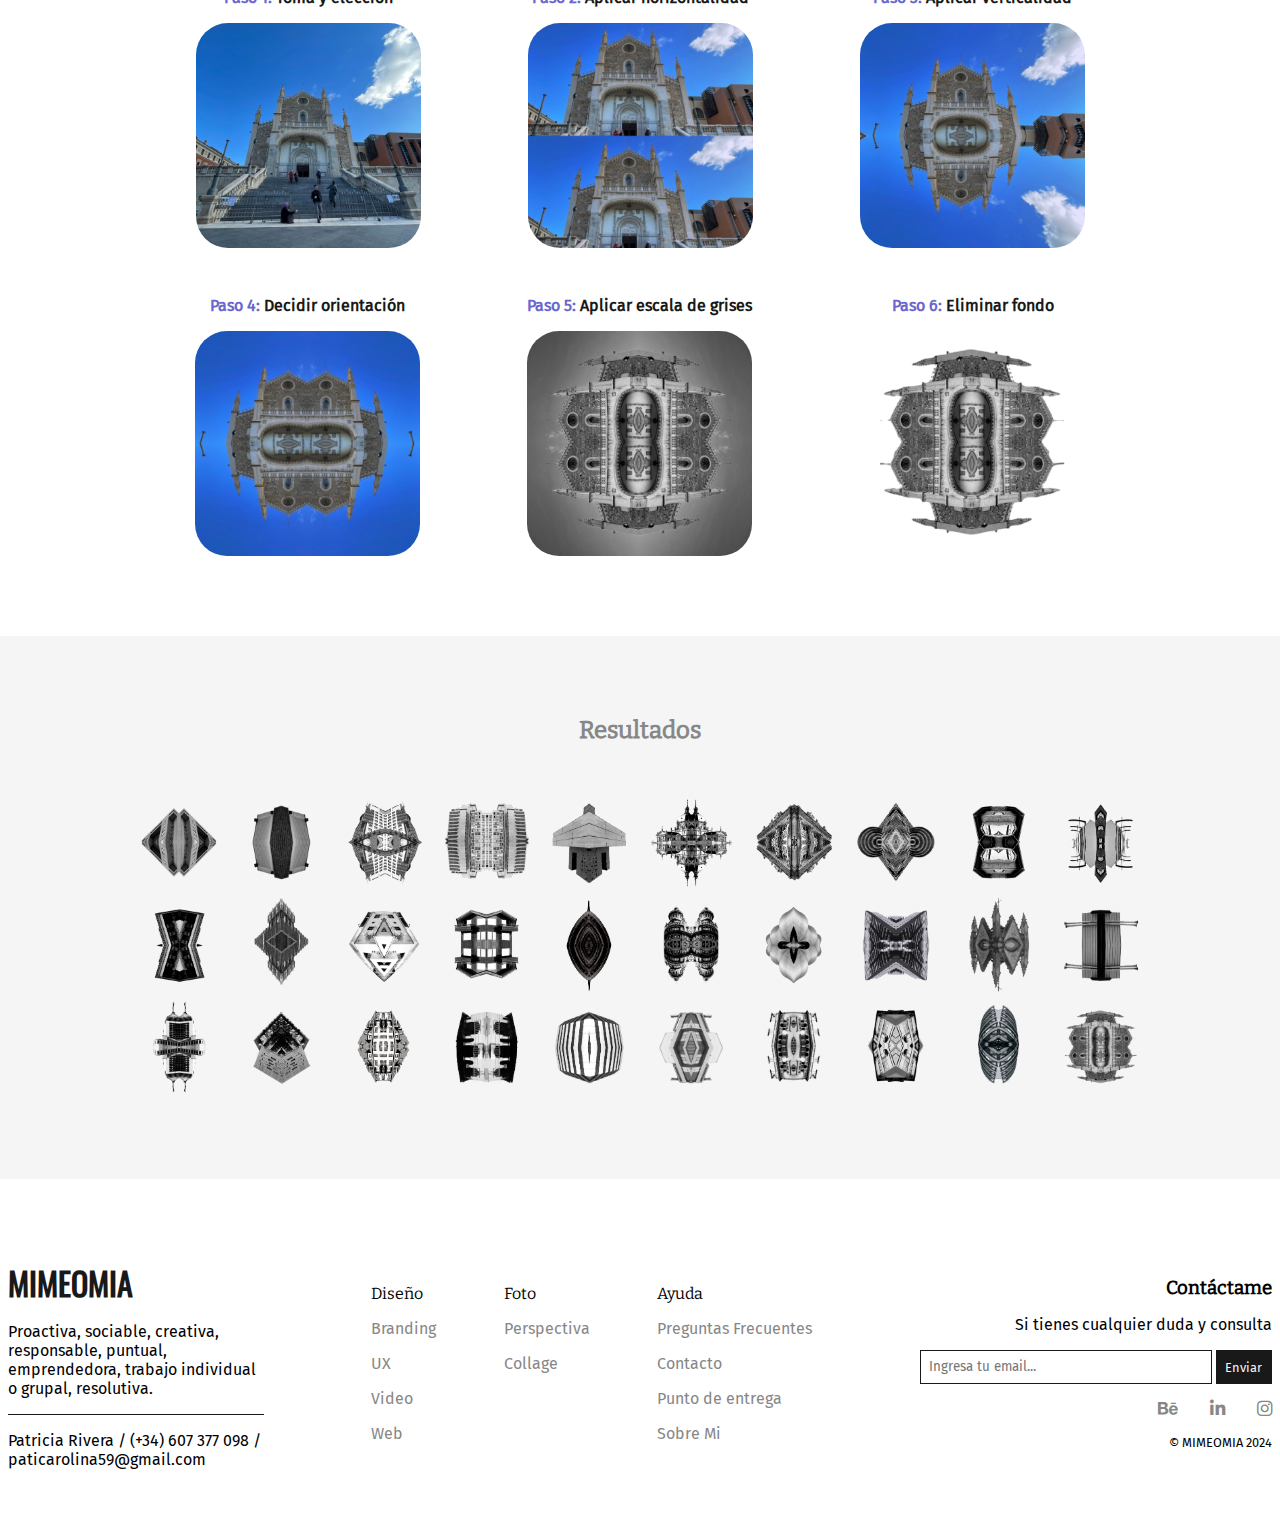
<file: 4-foto/2-collage/collage.html>
<!DOCTYPE html>
<html lang="es">

<head>
    <meta charset="utf-8">
    <meta name="author" content="mimeomia">
    <meta name="keywords" content="portafolio, diseno, web, fotografia, diseno grafico">
    <meta name="description" content="Pagina de inicio de mi protafolio profesinal">
    
    <link rel="stylesheet" type="text/css" href="./css/style.css">
    <link rel="icon" type="image/x-icon" href="./img/image-favicon.svg">
    <link rel="stylesheet" href="https://cdnjs.cloudflare.com/ajax/libs/font-awesome/6.5.2/css/all.min.css">

    <script src="./script/script.js" defer></script>

    <title> Foto - Collage </title>
</head>

<body>

    <!-- Aqui comienza el header: 
        1. Contara con una barra superior con el navegador, de los topicos principales de la pagina que desplegarán un submenu que funciona por medio de click 
        para que sea funcional en version de escritorio y de movil. Ademas, botones que ayudaran a interactuar con la pagina: buscador y RRSS.-->
    <header class="header">

        <!-- Esta es la barra del navedador:
            - menu desplegable en dos partes
            - buscador -->
        <div class="contenedor__barraNavegador" id="inicio">
            
            <!-- Contenedor del logo -->
        
            <a href="index.html" class="logo"> MIMEOMIA </a>

            <!-- Contenedor del navegador principal -->
            <div class="contenedor__navegador">

                <nav class="navegador">

                    <button type="button" class="menu__barra" id="barra__menu">
                        <i class="fa-solid fa-bars boton__hamburguesa"></i>
                    </button>

                    <ul class="navegador__lista" id="listaCompleta">

                        <!-- Navegador principal  -->
                        <li class="navegador__elementoLista"><a class="navegador__link navegador__link" href="/index.html" target="_self">Inicio</a></li>
                        <li class="navegador__elementoLista"><a class="navegador__link"  href="#sobreMi"> Sobre mi </a></li>
                        
                        <!-- Boton desplegable 1 -->
                        <li class="navegador__elementoLista"><a class="navegador__link" id="botonDiseno" href="#">Diseño
                        
                            <!-- Submenu desplegable 1 -->
                            <ol class="navegador__sublista navegador__sublistaDiseno" id="sublistaDiseno">
                                <li class="navegador__elementoDiseno"><a class="sublista__link" href="https://www.behance.net/gallery/158570297/Musicono" target="_blank">Branding</a></li>
                                <li class="navegador__elementoDiseno"><a class="sublista__link" href="https://www.behance.net/gallery/45730889/ME-CACHAI" target="_blank">UX</a></li>
                                <li class="navegador__elementoDiseno"><a class="sublista__link" href="https://www.behance.net/gallery/45724359/Proyecto-personal-que-busca-hacer-un-homenaje" target="_blank">Video</a></li>
                                <li class="navegador__elementoDiseno"><a class="sublista__link" href="https://www.behance.net/gallery/45718919/KARTON" target="_blank">Web</a></li>
                            </ol> 
                        </a>
                        </li>

                        <!-- Vuelvo al navegador principal -->
                        <li class="navegador__elementoLista"><a class="navegador__link" href="./3-playlist/pagPlaylist.html">Playlist</a></li>
                        
                        <!-- Boton desplegable 2 -->
                        <li class="navegador__elementoLista"><a class="navegador__link navegador__link--in" id="botonFoto" href="#">Foto
                            
                            <!-- Submenu desplegable 2 -->
                            <ol class="navegador__sublista navegador__sublistaFoto" id="sublistaFoto">
                                <li class="navegador__elementoFoto"><a class="sublista__link" href="#">Perspectiva</a></li>
                                <li class="navegador__elementoFoto"><a class="sublista__link" href="../2-collage/collage.html">Collage</a></li>
                            </ol> 
                        </a>
                        </li>

                        <!-- Vuelvo al navegador principal -->
                        <li class="navegador__elementoLista"><a class="navegador__link" href="../index.html#contactame">Contacto</a></li>
                    </ul>
                </nav>
                
                </div>

            <!-- Contenedor de botones busqueda y RRSS -->
            <div class="contenedor__botones">

                <ul class="botones__lista">

                    <li class="botones__elementoLista">
                        <a class="botones__link" href="#" id="boton__lupa">
                            <i class="fa-solid fa-magnifying-glass botonIcon" ></i>
                        </a>
                    </li>

                    <li class="botones__elementoLista">
                        <a class="botones__link" href="https://www.behance.net/paticarolina" target="_blank">
                            <i class="fa-brands fa-behance botonIcon"></i>
                        </a>
                    </li>

                    <li class="botones__elementoLista">
                        <a class="botones__link" href="https://www.linkedin.com/in/patricia-riveram/" target="_blank">
                            <i class="fa-brands fa-linkedin-in botonIcon"></i>
                        </a>
                    </li>

                    <li class="botones__elementoLista">
                        <a class="botones__link" href="https://www.instagram.com/mimeeeomia/" target="_blank">
                            <i class="fa-brands fa-instagram botonIcon"></i>
                      </a>
                    </li>
                </ul>

                <!-- Buscador del icono de la lupa -->
                <form action="#" method="get" class="botones_form" id="buscar">
                    <input type="text" name="nombre" class="botones_input" id="cuadro__buscar" placeholder="   Buscar...">

            </div>
        </div>
    </header>

    <main class="main">

        <!--  -->
        <section class="contenedor__intro">
     
            <h2 class="titulo__main"> Collage </h2>

            <div class="contenedor__icon">

                <span>
                    <i class="fa-regular fa-building intro__icon"></i>
                </span>

                <p class="intro__signo">
                    +
                </p>

                <span>
                    <i class="fa-solid fa-camera-retro intro__icon"></i>
                </span>

                <p class="intro__signo">
                    =
                </p>

                <span>
                    <i class="fa-regular fa-star intro__icon"></i>
                </span>
            </div>

            <p class="texto__main collage__texto">
                <span>CONCEPTOS:</span> CONSTRUCCION / DIVERSIDAD / UNION
            </p>

            <p class="texto__main">
                Exploré y fotografié edificios para cambiar la percepción emocional de las ciudades, rescatando su 
                arquitectura mediante collage. Al capturar la esencia de los edificios, reinterpreté su 
                significado y contexto, creando composiciones visuales únicas que invitan a reflexionar sobre
                la arquitectura y nuestras emociones. Este proceso creativo exploró la interacción entre arte 
                y entorno urbano, destacando la diversidad arquitectónica que define cada ciudad y fomenta una 
                apreciación más profunda del entorno construido.
            </p>
        </section>

        <!-- Contenedor slide con las imgs principales -->    
    <div class="contenedor__slide">

        <!-- Imagen que inicia el array -->   
        <img src="./img/slice-01.webp" alt="img__slide" id="imagen" class="img__slide" loading="lazy">

        <img src="./img/traje.webp" alt="img-traje" class="img_traje">
    </div>

        <section class="proceso">
            <h3 class="subTitulo__main">Proceso</h3>

            <article class="contenedorProceso__img">
                <div class="proceso__img">
                    <h4 class="proceso__paso"><span>Paso 1:</span> Toma y eleccion</h4>
                    <img src="./img/proceso-01.webp" class="procesoImg" alt="paso1" loading="lazy">
                </div>

                <div class="proceso__img">
                    <h4 class="proceso__paso"><span>Paso 2:</span> Aplicar horizontalidad</h4>
                    <img src="./img/proceso-02.webp" class="procesoImg" alt="paso2" loading="lazy">
                </div>
                    
                <div class="proceso__img">
                    <h4 class="proceso__paso"><span>Paso 3:</span> Aplicar verticalidad</h4>
                    <img src="./img/proceso-03.webp" class="procesoImg" alt="paso3" loading="lazy">
                </div>
                    
                <div class="proceso__img">
                    <h4 class="proceso__paso"><span>Paso 4:</span> Decidir orientación</h4>
                    <img src="./img/proceso-04.webp" class="procesoImg" alt="paso4" loading="lazy">
                </div>

                <div class="proceso__img">
                    <h4 class="proceso__paso"><span>Paso 5:</span> Aplicar escala de grises</h4>
                    <img src="./img/proceso-05.webp" class="procesoImg" alt="paso5" loading="lazy">
                </div>

                <div class="proceso__img">
                    <h4 class="proceso__paso"><span>Paso 6:</span> Eliminar fondo</h4>
                    <img src="./img/proceso-06.webp" class="procesoImg" alt="paso6" loading="lazy">
                </div>

                </article>
        </section>
            
        <section class="resultado">
            <h3 class="subTitulo__main">Resultados</h3>
            <article class="resultado__proyecto">
                <img src="./img/resultado-01.webp" alt="proyecto" class="resultado__img" loading="lazy">
                <img src="./img/resultado-02.webp" alt="proyecto" class="resultado__img" loading="lazy">
                <img src="./img/resultado-03.webp" alt="proyecto" class="resultado__img" loading="lazy">
                <img src="./img/resultado-04.webp" alt="proyecto" class="resultado__img" loading="lazy">
                <img src="./img/resultado-05.webp" alt="proyecto" class="resultado__img" loading="lazy">
                <img src="./img/resultado-06.webp" alt="proyecto" class="resultado__img" loading="lazy">
                <img src="./img/resultado-07.webp" alt="proyecto" class="resultado__img" loading="lazy">
                <img src="./img/resultado-08.webp" alt="proyecto" class="resultado__img" loading="lazy">
                <img src="./img/resultado-09.webp" alt="proyecto" class="resultado__img" loading="lazy">
                <img src="./img/resultado-10.webp" alt="proyecto" class="resultado__img" loading="lazy">
                <img src="./img/resultado-11.webp" alt="proyecto" class="resultado__img" loading="lazy">
                <img src="./img/resultado-12.webp" alt="proyecto" class="resultado__img" loading="lazy">
                <img src="./img/resultado-13.webp" alt="proyecto" class="resultado__img" loading="lazy">
                <img src="./img/resultado-14.webp" alt="proyecto" class="resultado__img" loading="lazy">
                <img src="./img/resultado-15.webp" alt="proyecto" class="resultado__img" loading="lazy">
                <img src="./img/resultado-16.webp" alt="proyecto" class="resultado__img" loading="lazy">
                <img src="./img/resultado-17.webp" alt="proyecto" class="resultado__img" loading="lazy">
                <img src="./img/resultado-18.webp" alt="proyecto" class="resultado__img" loading="lazy">
                <img src="./img/resultado-19.webp" alt="proyecto" class="resultado__img" loading="lazy">
                <img src="./img/resultado-20.webp" alt="proyecto" class="resultado__img" loading="lazy">
                <img src="./img/resultado-21.webp" alt="proyecto" class="resultado__img" loading="lazy">
                <img src="./img/resultado-22.webp" alt="proyecto" class="resultado__img" loading="lazy">
                <img src="./img/resultado-23.webp" alt="proyecto" class="resultado__img" loading="lazy">
                <img src="./img/resultado-24.webp" alt="proyecto" class="resultado__img" loading="lazy">
                <img src="./img/resultado-25.webp" alt="proyecto" class="resultado__img" loading="lazy">
                <img src="./img/resultado-26.webp" alt="proyecto" class="resultado__img" loading="lazy">
                <img src="./img/resultado-27.webp" alt="proyecto" class="resultado__img" loading="lazy">
                <img src="./img/resultado-28.webp" alt="proyecto" class="resultado__img" loading="lazy">
                <img src="./img/resultado-29.webp" alt="proyecto" class="resultado__img" loading="lazy">
                <img src="./img/resultado-30.webp" alt="proyecto" class="resultado__img" loading="lazy">
            </article>

                
        </section>
        
    </main>


        









    <!-- Aqui comienza el footer. Estará dividido en 3 partes: 
     - info general de la tienda
     - Navegador del footer
     - Submit y redes sociales  -->
     <footer class="footer">

        <div class="footer__tienda">
            <a href="/index.html" class="logo"> MIMEOMIA </a>

            <div class="footerTienda__texto">
                <p class="footerTienda__parrafo footerTienda__parrafo--tienda">
                    Proactiva, sociable, creativa, responsable, puntual, emprendedora, trabajo individual o grupal, resolutiva.
                </p>
                <p class="footerTienda__parrafo">
                    Patricia Rivera / (+34) 607 377 098 / paticarolina59@gmail.com
                </p>
            </div>
        </div>

        <div class="footer__navegador">
            <div class="footerNavegador__categorias">
                <ul class="footer__lista"> Diseño
                    <li class="footer__elementoLista"><a href="https://www.behance.net/gallery/158570297/Musicono" target="_blank" class="footer__link"> Branding </a></li>
                    <li class="footer__elementoLista"><a href="https://www.behance.net/gallery/45730889/ME-CACHAI" target="_blank" class="footer__link"> UX </a></li>
                    <li class="footer__elementoLista"><a href="https://www.behance.net/gallery/45724359/Proyecto-personal-que-busca-hacer-un-homenaje" target="_blank" class="footer__link"> Video </a></li>
                    <li class="footer__elementoLista"><a href="https://www.behance.net/gallery/45718919/KARTON" target="_blank" class="footer__link"> Web </a></li>
                </ul>
            </div>

            <div class="footerNavegador__categorias">
                <ul class="footer__lista"> Foto
                    <li class="footer__elementoLista"><a href="#" class="footer__link"> Perspectiva </a></li>
                    <li class="footer__elementoLista"><a href="./4-foto/2-collage/collage.html" class="footer__link"> Collage </a></li>
                </ul>
            </div>

            <div class="footerNavegador__categorias">
                <ul class="footer__lista"> Ayuda
                    <li class="footer__elementoLista"><a href="https://www.linkedin.com/in/patricia-riveram/" class="footer__link"> Preguntas Frecuentes </a></li>
                    <li class="footer__elementoLista"><a href="../index.html#contactame" class="footer__link"> Contacto </a></li>
                    <li class="footer__elementoLista"><a href="https://www.linkedin.com/in/patricia-riveram/" class="footer__link"> Punto de entrega </a></li>
                    <li class="footer__elementoLista"><a href="../index.html#sobreMi" class="footer__link"> Sobre Mi </a></li>
                </ul>
            </div>

        </div>

        <div class="footer__suscribete">

            <h3 class="footerSuscribete__titulo"> Contáctame </h3>

            <div class="footerSuscribete__texto">
                <p class="footerSuscribete__parrafo">
                    Si tienes cualquier duda y consulta
                </p>
            </div>

            <div class="footerTienda__form">
                <div class="tiendaForm__contenedorInput">
                    <form name="submit" action="#" method="get" enctype="multipart/form-data" class="footer__form">
                    <input type="email" name="email" id="mail" class="footer__formInput" placeholder="Ingresa tu email..." required>
                    <a href="mailto:paticarolina59@gmail.com?subject=Aplico asunto&body=Escribo para" class="footer__formInputBoton">Enviar</a>
                    </form>
                </div>
            </div>

            <div class="footerRRSS">

                <li class="botones__elementoLista">
                    <a class="botones__link" href="https://www.behance.net/paticarolina" target="_blank">
                    <i class="fa-brands fa-behance botonIcon"></i>
                </a>
                </li>

                <li class="botones__elementoLista">
                    <a class="botones__link" href="https://www.linkedin.com/in/patricia-riveram/" target="_blank">
                    <i class="fa-brands fa-linkedin-in botonIcon"></i>
                </a>
                </li>

                <li class="botones__elementoLista">
                    <a class="botones__link" href="https://www.instagram.com/mimeeeomia/" target="_blank">
                    <i class="fa-brands fa-instagram botonIcon"></i>
                </a>
                </li>
            </div>

            <div class="footerDerechos">
                <p class="footerDerechos__texto">© MIMEOMIA 2024</p>
            </div>


        </div>

     </footer>

</body>
</html>
</file>
<file: css/style.css>
@font-face
{
    font-family: 'Oswald';
    src: url(../font/oswald-v53-latin-regular.woff2);
    font-style: normal;
    font-weight: normal;
}

@font-face
{
    font-family: 'Bitter';
    src: url(../font/bitter-v33-latin-regular.woff2);
    font-style: normal;
    font-weight: normal;
}

@font-face
{
    font-family: 'Fira';
    src: url(../font/fira-sans-v17-latin-regular.woff2);
    font-style: normal;
    font-weight: normal;
}

:root {
    /* Tipografias */
    --tipografiaTitulo: 'Oswald';
    --tipografiaSubTitulo: 'Bitter';
    --tipografiaTexto: 'Fira';

    /* Colores Principales */
    --colorNegro: #191919;
    --colorGris:#878787;
    --colorBlanco:#F5F5F5;
    --colorMorado:#6260f1;
}

*
{
    margin: 0;
    padding: 0;

    scroll-behavior: smooth;
}

body 
{
    margin: 0;
    width: 100vw;

    box-sizing: border-box;
}

/* * HEADER */
.header
{
    width: 100%;
    height: 100%;

    color: #3d3935;
    position: relative;
}

/* Esta es la barra del navedador */

.contenedor__barraNavegador
{
    border-bottom: 1px solid var(--colorNegro);
    background-color: var(--colorBlanco);

    display: flex;
    justify-content: space-around;
    align-items: center;

    width: 100%;
    height: 4rem;
    padding: 0.5rem 0 0.5rem 0;
   
    font-family: var(--tipografiaSubTitulo);
}

@media screen and (max-width: 992px){

    .contenedor__barraNavegador
    {
        height: 6rem;
        width: 100%;
    }
}

/* Contenedor del logo */
.logo
{
    font-size: 2rem;
    font-family: var(--tipografiaTitulo);
    font-weight: bolder;
    text-decoration: none;
    color: var(--colorNegro);
}

/* Contenedor del navegador principal */

.navegador
{
    display: flex;
    flex-direction: column;
    align-items: center;
}

@media screen and (max-width: 992px){

    .navegador
    {
        display: flex;
        justify-content: center;
    }
}

/* Menu en el responsive */
.menu__barra
{
    display: none;
    
    border: transparent;
    background-color: transparent;

    color: var(--colorNegro);

    transition: color 0.3s;
}

.navegador__lista
{
    display: flex;

    gap: 1.5rem;
    margin: 1.5rem 0;
}

.menu__barra
{
    font-size: 2rem;
}

@media screen and (max-width: 992px){

    .navegador__lista
    {
        display: none;
        top: 0;
    }
}

@media screen and (max-width: 992px) {

    .menu__barra
    {
        display: block;
    }

    .muestrate
    {
        display: flex;
        flex-direction: column;

        z-index: 1;
        position: absolute;
        top: 80%;

        background-color: var(--colorBlanco);
        font-size: 2rem;
        
        width: 30%;
        padding: 2rem;
    }

    .boton__responsive
    {
        font-size: 2rem;
    }
}
/* Navegador principal */

.navegador__elementoLista
{
    list-style-type: none;
    font-size: 1.5rem;
    text-align: center;
}

.navegador__link
{
    text-decoration: none;
    color: var(--colorNegro);

    padding: 0.2rem 0;
}

.navegador__link--in
{
    color: var(--colorMorado);
    border-bottom: 2px solid var(--colorMorado);
}

.navegador__link:hover
{
    color: var(--colorMorado);
}

/* Submenu desplegable 1 y 2 */
.navegador__sublista
{
    background-color: var(--colorNegro);
    border-bottom-left-radius: 0.5rem;
    border-bottom-right-radius: 0.5rem;
    list-style-type: none;

    padding: 0;
    gap: 1rem;

    max-height: 0;

    overflow: hidden;
    transition: 1s max-height;
    position: relative;
}

.navegador__sublistaDiseno, .navegador__sublistaFoto
{
    position: absolute;
    z-index: 1;

    margin: 2rem 0;
    width: 10rem;
}

@media screen and (max-width: 992px) {

    .navegador__sublistaDiseno, .navegador__sublistaFoto
    {
        width: 100%;
        top: 40%;
        left: 0%;
    }
}

@media screen and (max-width: 992px) {

    .navegador__sublistaFoto
    {
        width: 100%;
        top: 70%;
    }
}

.nuevosubmenu
{
    max-height: 100rem ;
}

.navegador__elementoDiseno, .navegador__elementoFoto
{
    margin: 1rem 0 1rem 0;
}

.sublista__link
{
    text-decoration: none;
    color: var(--colorGris);

    font-family: var(--tipografiaTexto);
}

.sublista__link:hover
{
    color: var(--colorMorado);
}



/* Contenedor de botones */

.contenedor__botones
{
    display: flex;
    flex-direction: column;
}

.botones__lista
{
    display: flex;
    justify-content: center;

    list-style-type: none;

    gap: 1rem;
    padding: 0;
}

.botones__elementoLista
{
    list-style-type: none;
}


.botonIcon
{
    font-size: 1.5rem;
    color: var(--colorGris);
}

.botonIcon:hover
{
    color: var(--colorNegro);
}

/* Buscador del icono de la lupa */

.botones_form
{
    display: none;
}

.botones_input
{
    border: 1px solid var(--colorGris);
    border-radius: 0.3rem;

    padding: 0.2rem;
    width: 8rem;
    margin: 0.5rem 0 0 0;

    font-family: var(--tipografiaTexto);
}

@media screen and (max-width: 992px) {

    .botones_input
    {
        width: 11rem;
    }
}


/* * Aqui esta el slider */
.contenedor__slide
{
    display: flex;
    justify-content: center;

    position: relative;

    width:100%;
}

.img__slide
{
    width: 100%;
}

.contenedor__totalBotones 
{
    position: absolute;

    display: flex;

    bottom: 0;

    margin: 0 0 1rem 0;
    gap: 1rem;
}

.contenedor__boton 
{
    padding: 0.3rem;

    background-color: var(--colorNegro);
    border: 2px solid var(--colorBlanco);
    border-radius: 2rem;

    opacity: 0.5;
    transition: 1s opacity;
    cursor: pointer;
}

.contenedor__boton:hover
{
    opacity: 1;
}


/* * MAIN * */


@keyframes aparece
{
    from 
    {
        opacity: 0;
        transform: scale(0.4);;
    }

    to 
    {
        opacity: 1;
        transform: scale(1);
    }
}

/* Cambios generales en el Main */

section
{
    view-timeline-name: --section;
    view-timeline-axis: block;
    animation-timeline: --section;
    animation-name: aparece;
    animation-range: entry 25% cover 50%;
    animation-fill-mode: both;

    /* FUENTE: https://www.youtube.com/watch?v=AbCYziNyjvk&ab_channel=midudev */
}

.titulo__main
{
    font-family: var(--tipografiaTitulo);
    font-size: 3rem;
    color: var(--colorNegro);

    text-align: center;

    margin: 5rem 0 3rem 0;
}

.subTitulo__main
{
    font-family: var(--tipografiaSubTitulo);
    font-size: 1.5rem;
    color: var(--colorGris);

    text-align: center;

    margin: 1rem 0 3rem 0;
}

span
{
    color: var(--colorMorado);
}

/* seccion hola */

.hola
{
    display: flex;
    flex-direction: column;
    justify-content: center;
    align-items: center;

    margin: 5rem 0 5rem 0;

    font-family: var(--tipografiaTexto);

    animation: aparece 1s ease-in forwards;
}

.contenedor__holaQuienSoy
{
    display: flex;
    justify-content: space-around;
    align-items: center;

    width: 100%;
    margin: 0 0 0 0;
}

@media screen and (max-width: 992px) {

    .contenedor__holaQuienSoy
    {
        flex-direction: column;
        justify-content: center;

        text-align: center;
    }
}

.hola__icon
{
    width: 50%;

    text-align: center;
}

@media screen and (max-width: 992px) {

    .hola__icon
{
    width: auto;
}
}

@keyframes latido
{
    0% {transform: scale(1);}
    50% {transform: scale(0.8);}
    100% {transform: scale(1);}
}

.holaIcon__corazon
{
    font-size: 8rem;
    color: var(--colorMorado);
    border: 5px dotted var(--colorMorado);
    border-radius: 8rem;

    padding: 4rem;

    animation: latido 1s infinite ease-in-out;
}

.hola__texto
{
    width: 50%;
}

@media screen and (max-width: 992px) {

    .hola__texto
    {
        width: 90%;
        margin: 3rem 0 0 0;

        display: flex;
        flex-direction: column;
        justify-content: center;
        align-items: center;
    }
}

.holaTexto__parrafo
{
    width: 80%;
    margin: 1rem 0 0 0;

    font-size: 2rem;
}

@media screen and (max-width: 750px) {

    .holaTexto__parrafo
    {
        font-size: 1.5rem;
    }
}


/* seccion yo soy */

.yo__soy
{
    display: flex;
    flex-direction: column;
    align-items: center;

    background-color: var(--colorBlanco);
    padding: 0 0 5rem 0;
}

.contenedor__yoSoy
{
    display: flex;
    align-items: center;
    justify-content: center;

    gap: 3rem;
}

.yoSoy__img
{
    width: 100%;
}


@media screen and (max-width: 1000px) {

    .contenedor__yoSoy
    {
        flex-direction: column;
    }
}

@media screen and (max-width: 1000px) {

    .yoSoy__texto
    {
        width: 90%;
        text-align: center;
        display: flex;
        flex-direction: column;
        align-items: center;
    }
}

.yoSoyContenedor__texto
{
    display: flex;
    justify-content: center;
    align-items: center;

    gap: 2rem;
    margin: 0 0 2rem 0;

    color: var(--colorNegro);
    font-size: 1rem;
}

@media screen and (max-width: 1024px) {

    .yoSoyContenedor__texto
    {
        width: 90%;
    }
}

@media screen and (max-width: 700px) {

    .yoSoyContenedor__texto
    {
        flex-direction: column;

        gap: 0.5rem;
        width: auto;
    }
}

.yoSoy__caracteristicas
{
    font-family: var(--tipografiaSubTitulo);
    color: var(--colorGris);
}

.yoSoy__linea
{
    width: 15rem;
    height: 0.2rem;

    background-color: var(--colorMorado);
}

@media screen and (max-width: 10240px) {

    .yoSoy__linea
    {
        width: 10rem;
    }
}


@media screen and (max-width: 700px) {

    .yoSoy__linea
    {
        display: none;
    }
}

.yoSoy__descripcion
{
    width: 100%;

    font-family: var(--tipografiaTexto);
}

@media screen and (max-width: 1000px) {

    .yoSoy__descripcion
    {
        width: auto;
    }
}

@media screen and (max-width: 700px) {

    .yoSoy__descripcion
    {
        padding: 0 0 2rem 0;

        border-bottom: 3px solid var(--colorMorado);
    }
}



/* section conocimientos */

/* botones */

.conocimientos
{
    display: flex;
    flex-direction: column;
    justify-content: center;
    align-items: center;

    margin: 0 0 5rem 0;
}

.titulo__main-conocimiento
{
    margin: 5rem 0 0.5rem 0;;
}

i
{
    color: var(--colorGris);
    font-size: 1rem;
}

@media screen and (max-width: 768px) {

    .contenedor__conocimientoBoton
    {
        display: flex;
        flex-direction: column;
        align-items: center;

        gap: 1rem;
    }
}

.conocimientos__boton {
    border: none;
    border-radius: 0.5rem;
    background-color: var(--colorMorado);
    color: var(--colorBlanco);
    font-size: 1.5rem;
    font-family: var(--tipografiaSubTitulo);

    padding: 1rem 3rem 1rem 3rem;

    cursor: pointer;
}

.conocimientos__boton:hover
{
    background-color: var(--colorNegro);
}

/* info .conocimientos */

.contenedor__conocimientos
{
    display: none;

    width: 100%;
    margin: 2rem 0 0 0;
}

.contenedorConocimientos
{
    display: flex;
    align-items: center;
    
    width: 100%;
}

.contenedorConocimientos--tecnico
{
    flex-direction: column;

    width: 100%;
}

@media screen and (max-width: 768px) {

    .contenedorConocimientos
    {

        flex-direction: column;
    }
}

/* iconos */

.contenedorConocimientos__icon
{
    width: 50%;

    text-align: center;
}

@media screen and (max-width: 768px) {

    .contenedorConocimientos__icon
    {
    width: auto;
    }
}

.conocimientos__icon
{
    font-size: 8rem;
    color: var(--colorMorado);
    border: 5px dotted var(--colorMorado);
    border-radius: 8rem;

    padding: 4rem;
}

.conocimientos__icon--tecnico
{
    margin: 2rem 0 0 0;
}

.contenedoConocimientos__contenedor
{
    width: 50%;
}

@media screen and (max-width: 768px) {

    .contenedoConocimientos__contenedor
    {
    width: 80%;
    text-align: center;
    }
}

@media screen and (max-width: 750px) {

    .contenedoConocimientos__contenedor
    {
    width: 85%;
    text-align: center;
    }
}

.contenedoConocimientos__contenedor--tecnico
{
    display: grid;
    grid-template-columns: 1fr 1fr 1fr 1fr;
    justify-content: center;
    align-items: center;

    gap: 2rem;
    width: 80%;
}


@media screen and (max-width: 768px) {

    .contenedoConocimientos__contenedor--tecnico
    {
        grid-template-columns: 1fr 1fr;
        gap: 0;
    }
}

@media screen and (max-width: 750px) {

    .contenedoConocimientos__contenedor--tecnico
    {
        grid-template-columns: 1fr;
        gap: 0;
    }
}

/* conocimiento texto */

.contenedorConocimientos__texto
{
    display: flex;
    justify-content: center;
    flex-direction: column;

    width: 80%;
    margin: 2rem 0 2rem 0;
}

@media screen and (max-width: 768px) {

    .contenedorConocimientos__texto
    {
        width: auto;
        margin: 2rem 0 0 0;
        
        display: flex;
        justify-content: center;
        align-items: center;
    }
}

.contenedorConocimientos__titulo
{
    font-family: var(--tipografiaTitulo);
    font-size: 1.5rem;
    color: var(--colorNegro);
}

.conocimiento__porcentaje
{
    width: 10rem;
}

.conocimiento__texto
{
    font-family: var(--tipografiaTexto);
    font-size: 1rem;
    color: var(--colorNegro);
}

.contenedorConocimientos__subTitulo
{
    font-family: var(--tipografiaSubTitulo);
    font-size: 1rem;
    color: var(--colorMorado);
}

.contenedorConocimientos__parrafo
{
    font-family: var(--tipografiaTexto);
    font-size: 1rem;
    color: var(--colorGris);
}

/* conocimiento certificado */
.contenedor__certificados
{
    width: 100%;
    margin: 2rem 0 0 0;


    display: flex;
    justify-content: center;
    align-items: center;
}

.conocimientosCertificados__texto
{
    text-align: center;
    font-family: var(--tipografiaTexto);
    color: var(--colorGris);

    width: 70%;
}












/* seccion servicios */

.servicios
{   
    display: flex;
    flex-direction: column;

    color: var(--colorNegro);
    background-color: var(--colorBlanco);
}

.titulo__servicios
{
    margin: 5rem 0 3rem 0;
}

/* Contenedor de los articulos */
.contenedorCategorias__interior
{
    display: flex;
    flex-direction: column;
    justify-content: center;
    align-items: center;
}

.contenedorCategorias__botones
{
    display: grid;
    align-items: center;
    grid-template-columns: 1fr 1fr 1fr;
    grid-template-rows: 1fr 1fr;
    justify-items: center;

    margin: 0 0 5rem 0;
}

@media screen and (max-width: 1280px) {

    .contenedorCategorias__botones
    {
        grid-template-columns: 1fr 1fr 1fr;
    }
}

@media screen and (max-width: 820px) {

    .contenedorCategorias__botones
    {
        grid-template-columns: 1fr;
    }
}

/* Articulos o botones */
.contenedor__categorias
{
    width: 80%;
    height: 80%;
    margin: 3rem;

    display: flex;
    flex-direction: column;
    justify-content: center;
    align-content: center;

    background-color:var(--colorNegro);
    border-radius: 2rem;
}

.contenedor__categorias:hover
{
    background-color:var(--colorMorado);
}

/* Interaccion por boton */

.categoria__icon
{
    font-size: 2.5rem;
    color: var(--colorBlanco);

    margin: 1.5rem 0 1.5rem 0;
}

.contenedorCategorias__titulo
{
    text-align: center;
    text-decoration: none;
    color: var(--colorBlanco);
    font-family: var(--tipografiaSubTitulo);
    font-size: 1.5rem;

    cursor: pointer;
    z-index: 1;

    margin: 1rem 0;
}




/* Proyectos */
/* Seccion Proyectos */

.proyectos
{
    width: 100%;

    display: flex;
    flex-direction: column;
    justify-content: center;
    align-items: center;
    
}

.contenedor__contenedores
{
    display: grid;
    grid-template-columns: 1fr 1fr 1fr 1fr;
    justify-content: space-around;
    align-items: center;

    margin: 0 0 5rem 0;
    width: 90%;
    height: 30rem;
}

@media screen and (max-width: 992px) {

    .contenedor__contenedores
    {
        grid-template-columns: 1fr 1fr;

        height: 40rem;
    }
}

@media screen and (max-width: 750px) {

    .contenedor__contenedores
    {
        grid-template-columns: 1fr;

        height: 80rem;
        gap: 5rem;
    }
}

.vuelta 
{
    width: 100%;
    gap: 3rem;

    perspective: 62.5rem;
}

.vuelta__interior {
    position: relative;
    text-align: center;

    width: 100%;
    height: 100%;

    transition: transform 0.8s; 
    transform-style: preserve-3d;
}

.vuelta:hover .vuelta__interior {
    transform: rotateY(180deg);
}

.vuelta__delante
{
    display: flex;
    flex-direction: column;
    justify-content: center;
    align-items: center;

    gap: 1rem;

    position: absolute;
    height: 100%;
    width: 100%;

    backface-visibility: hidden; 
}

.delante__icon
{
    width: 20rem;
}


.vuelta__detras {
    position: absolute;
    height: 100%;
    width: 100%;

    backface-visibility: hidden; 

    transform: rotateY(180deg);

    display: flex;
    flex-direction: column;
    align-content: center;
    justify-content: center;
}


.vuelta__detras 
{
    height: 100%;
}

.vuelta__detrasTexto 
{
    color: var(--colorNegro);
    font-size: 1rem;
    font-family: var(--tipografiaTexto);
}

.detras__link
{
    text-decoration: none;
    color: var(--colorBlanco);
    background-color: var(--colorNegro);
    border-radius: 1rem;

    padding: 0.5rem 1rem;
    margin: 4rem;
}

.detras__link:hover
{
    color: var(--colorBlanco);
    background-color: var(--colorMorado);
}






/* contacto */
.contacto
{
    display: flex;
    flex-direction: column;
    justify-content: center;
    align-items: center;

    margin: 0 0 5rem 0;
    padding: 0 0 3rem 0;

    background-color: var(--colorBlanco);
}

.contenedor__contacto
{
    display: flex;
    justify-content: center;
    align-items: center;

    width: 100%;
}

@media screen and (max-width: 992px) {
    .contenedor__contacto
    {
        flex-direction: column;
    }
}

.contactoContenedor__icon
{
    font-size: 8rem;
    color: var(--colorMorado);
    text-align: center;

    width: 40%;
}

@media screen and (max-width: 750px) {
    .contactoContenedor__icon
    {
        width: auto;
    }
}

.contacto__icon
{
    font-size: 8rem;
    color: var(--colorMorado);
    border: 5px dotted var(--colorMorado);
    border-radius: 8rem;

    padding: 4rem;
}

@media screen and (max-width: 800px) {
    .contacto__icon
    {
        margin: 0 0 2rem 0;
    }
}

.contenedor__form
{
    width: 60%;
}

@media screen and (max-width: 800px) {
    .contenedor__form
    {
        width: 90%;
    }
}

.form__contenedorInput
{
    width: 100%;

    display: flex;
    flex-direction: column;
    justify-content: center;
}

@media screen and (max-width: 800px) {
    .form__contenedorInput
    {
        align-items: center;
    }
}

.form__label
{
    font-family: var(--tipografiaSubTitulo);
    font-size: 1.5rem;
    color: var(--colorMorado);
}

.form__input
{
    margin: 0 0 1rem 0;
    padding: 0 0 0 1rem;
    width: 80%;
    height: 2.5rem;

    border: 1px solid var(--colorGris);
    border-radius: 0.5rem;
    font-size: 1.5rem;
    
}

#phone
{
    color: var(--colorGris);
}


.form__textarea
{
    resize: none;

    border-radius: 0.5rem;
    color: var(--colorFondo);
    font-family: var(--tipografiaTexto);
    font-size: 1.5rem;

    width: 80%;
    padding:0.5rem ;

    cursor: pointer;
}

@media screen and (max-width: 800px) {
    .contenedorModal
    {
        text-align: center;
    }
}

.modal__botonEnviar
{
    background-color: var(--colorNegro);
    font-size: 1.5rem;
    font-family: var(--tipografiaTexto);
    color: var(--colorBlanco);
    border: transparent;
    border-radius: 0.5rem;

    padding: 0.5rem 1.5rem;
    margin: 1rem 0 0 0;

    cursor: pointer;
}

/* modal */

.contenedor__agradecimiento
{
    border: 2px solid var(--colorMorado);
    border-radius: 2rem;
    background-color: var(--colorBlanco);
    text-align: center;

    display: none;

    position: fixed;
    z-index: 3;
    top: 50%;
    left: 20%;

    width: 60%;
    padding: 0 0 5rem 0;
}

@media screen and (max-width: 750px) {
    .contenedor__agradecimiento
    {
        width: 90%;
        left: 5%;
        top: 60%;
    }
}

.agradecimiento__icon
{
    font-size: 4rem;
    color: var(--colorMorado);

    margin: 3rem 0 1rem 0;
}

.contenedor__agradecimientoBotonX
{
    width: 100%;

    text-align: end;
}

.agradecimiento__iconX
{
    font-size: 1.5rem;
    color: var(--colorMorado);

    margin: 1.5rem;

    cursor: pointer;
    
}

.agradecimiento__titulo
{
    margin: 0;
}

.agradecimiento__parrafo
{
    font-family: var(--tipografiaTexto);
    font-size: 1.5rem;
}












































/* * FOOTER */
.footer
{
    display: flex;
    justify-content: center;
    align-items: center;

    gap: 2rem;
    width: 100%;
    margin: 0 0 3rem 0;
}

.contenedor__footer
{
    display: flex;
    justify-content: center;
    align-items: center;
}

@media screen and (max-width: 1030px) 
{

    .contenedor__footer
    {
        flex-direction: column;
    }
}

/* Caracteristicas de sobre mi */
.footer__tienda
{
    width: 20%;
}

@media screen and (max-width: 1030px) 
{

    .footer__tienda
    {
    width: 80%;

    display: flex;
    flex-direction: column;
    align-items: center;
    
    text-align: center;
    }
}

.footerTienda__img
{
    margin: 0 0 1rem 0;
}

.footerTienda__parrafo
{
    font-family: var(--tipografiaTexto);
}

.footerTienda__parrafo--tienda
{
    margin: 1rem 0 1rem 0;
    padding: 0 0 1rem 0;

    border-bottom: 1px solid var(--colorNegro);
}

@media screen and (max-width: 1030px) 
{

    .footerTienda__parrafo--tienda
    {
    margin: 2rem 0 2rem 0;
    padding: 0 0 2rem 0;

    }
}

/* Navegador del footer */
.footer__navegador
{
    display: flex;
    justify-content: space-evenly;

    width: 45%;

    font-size: 1rem;
}

@media screen and (max-width: 1030px) {

    .footer__navegador
    {
    width: 90%;
    margin: 2rem 0 2rem 0;

    text-align: center;
    }
}

@media screen and (max-width: 750px) {

    .footerNavegador__categorias
    {
    width: 30%;
    }
}

.footer__lista
{
    font-family: var(--tipografiaSubTitulo);
    color: var(--colorMorado);

    list-style-type: none;
}

.footer__elementoLista
{
    margin: 1rem 0 0 0;
}

.footer__link
{
    text-decoration: none;
    font-family: var(--tipografiaTexto);
    color: var(--colorNegro);
}

.footer__link:hover 
{
    color: var(--colorMorado);
}

/* Suscribete */

.footer__suscribete
{
    display: flex;
    flex-direction: column;
    justify-content: center;
    align-items: end;
}

@media screen and (max-width: 1030px) 
{

    .footer__suscribete
    {
    width: 90%;

    display: flex;
    align-items: center;
    }
}

.footerSuscribete__titulo
{
    font-family: var(--tipografiaSubTitulo);

    margin: 0 0 1rem 0;
}

.footerSuscribete__parrafo
{
    margin: 0 0 1rem 0;

    font-family: var(--tipografiaTexto);
}

@media screen and (max-width: 750px) 
{

    .footer__form
    {
        display: flex;
        flex-direction: column;
        align-items: center;

        gap: 1rem;
    }
}

.footer__formInput
{
    padding: 0.5rem 7rem 0.5rem 0.5rem;

    font-family: var(--tipografiaTexto);
    font-size: 1rem;
    border: 1px solid var(--colorNegro);
    border-radius: 0.5rem;
}

.footer__formInputBoton
{
    background-color: var(--colorNegro);
    font-size: 1rem;
    text-decoration: none;
    font-family: var(--tipografiaTexto);
    color: var(--colorBlanco);
    border: transparent;
    border-radius: 0.5rem;

    padding: 0.5rem 1rem ;
    margin: 0 0 0 0.5rem;
}

.footerRRSS
{
    display: flex;
    justify-content: end;

    gap: 2rem;
    margin: 1rem 0 0;
}

.footerRRSS__icon
{
    font-size: 1.3rem;
    color: var(--colorNegro);
}

.footerDerechos__texto
{
    font-family: var(--tipografiaTexto);
    font-size: 1rem;
    text-align: end;

    margin: 1rem 0 0 0;
}
</file>
<file: 3-playlist/css/style.css>
@font-face
{
    font-family: 'Oswald';
    src: url(../font/oswald-v53-latin-regular.woff2);
    font-style: normal;
    font-weight: normal;
}

@font-face
{
    font-family: 'Bitter';
    src: url(../font/bitter-v33-latin-regular.woff2);
    font-style: normal;
    font-weight: normal;
}

@font-face
{
    font-family: 'Fira';
    src: url(../font/fira-sans-v17-latin-regular.woff2);
    font-style: normal;
    font-weight: normal;
}

:root {
    /* Tipografias */
    --tipografiaTitulo: 'Oswald';
    --tipografiaSubTitulo: 'Bitter';
    --tipografiaTexto: 'Fira';

    /* Colores Principales */
    --colorNegro: #191919;
    --colorGris:#878787;
    --colorBlanco:#F5F5F5;
    --colorMorado:#6260f1;
}

*
{
    margin: 0;
    padding: 0;

    scroll-behavior: smooth;
}

body 
{
    margin: 0;
    width: 100vw;

    box-sizing: border-box;
}

/* * HEADER */
.header
{
    width: 100%;
    height: 100%;

    color: #3d3935;
    position: relative;
}

/* Esta es la barra del navedador */

.contenedor__barraNavegador
{
    border-bottom: 1px solid var(--colorNegro);
    background-color: var(--colorBlanco);

    display: flex;
    justify-content: space-around;
    align-items: center;

    width: 100%;
    height: 4rem;
    padding: 0.5rem 0 0.5rem 0;
   
    font-family: var(--tipografiaSubTitulo);
}

@media screen and (max-width: 992px){

    .contenedor__barraNavegador
    {
        height: 6rem;
        width: 100%;
    }
}

/* Contenedor del logo */
.logo
{
    font-size: 2rem;
    font-family: var(--tipografiaTitulo);
    font-weight: bolder;
    text-decoration: none;
    color: var(--colorNegro);
}

/* Contenedor del navegador principal */

.navegador
{
    display: flex;
    flex-direction: column;
    align-items: center;
}

@media screen and (max-width: 992px){

    .navegador
    {
        display: flex;
        justify-content: center;
    }
}

/* Menu en el responsive */
.menu__barra
{
    display: none;
    
    border: transparent;
    background-color: transparent;

    color: var(--colorNegro);

    transition: color 0.3s;
}

.navegador__lista
{
    display: flex;

    gap: 1.5rem;
    margin: 1.5rem 0;
}

.menu__barra
{
    font-size: 2rem;
}

@media screen and (max-width: 992px){

    .navegador__lista
    {
        display: none;
        top: 0;
    }
}

@media screen and (max-width: 992px) {

    .menu__barra
    {
        display: block;
    }

    .muestrate
    {
        display: flex;
        flex-direction: column;

        z-index: 1;
        position: absolute;
        top: 80%;

        background-color: var(--colorBlanco);
        font-size: 2rem;
        
        width: 30%;
        padding: 2rem;
    }

    .boton__responsive
    {
        font-size: 2rem;
    }
}
/* Navegador principal */

.navegador__elementoLista
{
    list-style-type: none;
    font-size: 1.5rem;
    text-align: center;
}

.navegador__link
{
    text-decoration: none;
    color: var(--colorNegro);

    padding: 0.2rem 0;
}

.navegador__link--in
{
    color: var(--colorMorado);
    border-bottom: 2px solid var(--colorMorado);
}

.navegador__link:hover
{
    color: var(--colorMorado);
}

/* Submenu desplegable 1 y 2 */
.navegador__sublista
{
    background-color: var(--colorNegro);
    border-bottom-left-radius: 0.5rem;
    border-bottom-right-radius: 0.5rem;
    list-style-type: none;

    padding: 0;
    gap: 1rem;

    max-height: 0;

    overflow: hidden;
    transition: 1s max-height;
    position: relative;
}

.navegador__sublistaDiseno, .navegador__sublistaFoto
{
    position: absolute;
    z-index: 1;

    margin: 2rem 0;
    width: 10rem;
}

@media screen and (max-width: 992px) {

    .navegador__sublistaDiseno, .navegador__sublistaFoto
    {
        width: 100%;
        top: 40%;
        left: 0%;
    }
}

@media screen and (max-width: 992px) {

    .navegador__sublistaFoto
    {
        width: 100%;
        top: 70%;
    }
}

.nuevosubmenu
{
    max-height: 100rem ;
}

.navegador__elementoDiseno, .navegador__elementoFoto
{
    margin: 1rem 0 1rem 0;
}

.sublista__link
{
    text-decoration: none;
    color: var(--colorGris);

    font-family: var(--tipografiaTexto);
}

.sublista__link:hover
{
    color: var(--colorMorado);
}



/* Contenedor de botones */

.contenedor__botones
{
    display: flex;
    flex-direction: column;
}

.botones__lista
{
    display: flex;
    justify-content: center;

    list-style-type: none;

    gap: 1rem;
    padding: 0;
}

.botones__elementoLista
{
    list-style-type: none;
}


.botonIcon
{
    font-size: 1.5rem;
    color: var(--colorGris);
}

.botonIcon:hover
{
    color: var(--colorNegro);
}

/* Buscador del icono de la lupa */

.botones_form
{
    display: none;
}

.botones_input
{
    border: 1px solid var(--colorGris);
    border-radius: 0.3rem;

    padding: 0.2rem;
    width: 8rem;
    margin: 0.5rem 0 0 0;

    font-family: var(--tipografiaTexto);
}

@media screen and (max-width: 992px) {

    .botones_input
    {
        width: 11rem;
    }
}


/* * MAIN */
/* Seccion playlist */

@keyframes aparece
{
    from 
    {
        opacity: 0;
        transform: scale(0.4);;
    }

    to 
    {
        opacity: 1;
        transform: scale(1);
    }
}

section
{
    view-timeline-name: --section;
    view-timeline-axis: block;
    animation-timeline: --section;
    animation-name: aparece;
    animation-range: entry 25% cover 50%;
    animation-fill-mode: both;

    /* FUENTE: https://www.youtube.com/watch?v=AbCYziNyjvk&ab_channel=midudev */
}

.contenedor__playlist
{
    display: flex;
    flex-direction: column;
    justify-content: center;
    align-items: center;
}

.playlist__titulo
{
    text-align: center;
    font-family: var(--tipografiaTitulo);
    font-size: 2rem;
    color: #3d3935;

    margin: 5rem 0 5rem 0;
}

@media screen and (max-width: 600px) {

    .playlist__titulo
    {
        width: 80%;
    }
}

.playlist__reproductor
{
    width: 70%;
    height: 10rem;
    margin: 0 0 5rem 0;
}

@media screen and (max-width: 600px) {

    .playlist__reproductor
    {
        width: 90%;
    }
}











/* * FOOTER */
.footer
{
    display: flex;
    justify-content: center;
    align-items: center;

    gap: 2rem;
    width: 100%;
    margin: 0 0 3rem 0;
}

.contenedor__footer
{
    display: flex;
    justify-content: center;
    align-items: center;
}

@media screen and (max-width: 1030px) 
{

    .contenedor__footer
    {
        flex-direction: column;
    }
}

/* Caracteristicas de sobre mi */
.footer__tienda
{
    width: 20%;
}

@media screen and (max-width: 1030px) 
{

    .footer__tienda
    {
    width: 80%;

    display: flex;
    flex-direction: column;
    align-items: center;
    
    text-align: center;
    }
}

.footerTienda__img
{
    margin: 0 0 1rem 0;
}

.footerTienda__parrafo
{
    font-family: var(--tipografiaTexto);
}

.footerTienda__parrafo--tienda
{
    margin: 1rem 0 1rem 0;
    padding: 0 0 1rem 0;

    border-bottom: 1px solid var(--colorNegro);
}

@media screen and (max-width: 1030px) 
{

    .footerTienda__parrafo--tienda
    {
    margin: 2rem 0 2rem 0;
    padding: 0 0 2rem 0;

    }
}

/* Navegador del footer */
.footer__navegador
{
    display: flex;
    justify-content: space-evenly;

    width: 45%;

    font-size: 1rem;
}

@media screen and (max-width: 1030px) {

    .footer__navegador
    {
    width: 90%;
    margin: 2rem 0 2rem 0;

    text-align: center;
    }
}

@media screen and (max-width: 750px) {

    .footerNavegador__categorias
    {
    width: 30%;
    }
}

.footer__lista
{
    font-family: var(--tipografiaSubTitulo);
    color: var(--colorMorado);

    list-style-type: none;
}

.footer__elementoLista
{
    margin: 1rem 0 0 0;
}

.footer__link
{
    text-decoration: none;
    font-family: var(--tipografiaTexto);
    color: var(--colorNegro);
}

.footer__link:hover 
{
    color: var(--colorMorado);
}

/* Suscribete */

.footer__suscribete
{
    display: flex;
    flex-direction: column;
    justify-content: center;
    align-items: end;
}

@media screen and (max-width: 1030px) 
{

    .footer__suscribete
    {
    width: 90%;

    display: flex;
    align-items: center;
    }
}

.footerSuscribete__titulo
{
    font-family: var(--tipografiaSubTitulo);

    margin: 0 0 1rem 0;
}

.footerSuscribete__parrafo
{
    margin: 0 0 1rem 0;

    font-family: var(--tipografiaTexto);
}

@media screen and (max-width: 750px) 
{

    .footer__form
    {
        display: flex;
        flex-direction: column;
        align-items: center;

        gap: 1rem;
    }
}

.footer__formInput
{
    padding: 0.5rem 7rem 0.5rem 0.5rem;

    font-family: var(--tipografiaTexto);
    font-size: 1rem;
    border: 1px solid var(--colorNegro);
    border-radius: 0.5rem;
}

.footer__formInputBoton
{
    background-color: var(--colorNegro);
    font-size: 1rem;
    text-decoration: none;
    font-family: var(--tipografiaTexto);
    color: var(--colorBlanco);
    border: transparent;
    border-radius: 0.5rem;

    padding: 0.5rem 1rem ;
    margin: 0 0 0 0.5rem;
}

.footerRRSS
{
    display: flex;
    justify-content: end;

    gap: 2rem;
    margin: 1rem 0 0;
}

.footerRRSS__icon
{
    font-size: 1.3rem;
    color: var(--colorNegro);
}

.footerDerechos__texto
{
    font-family: var(--tipografiaTexto);
    font-size: 1rem;
    text-align: end;

    margin: 1rem 0 0 0;
}
</file>
<file: 4-1-perspectiva/css/style.css>
@font-face
{
    font-family: 'Oswald';
    src: url(../font/oswald-v53-latin-regular.woff2);
    font-style: normal;
    font-weight: normal;
}

@font-face
{
    font-family: 'Bitter';
    src: url(../font/bitter-v33-latin-regular.woff2);
    font-style: normal;
    font-weight: normal;
}

@font-face
{
    font-family: 'Fira';
    src: url(../font/fira-sans-v17-latin-regular.woff2);
    font-style: normal;
    font-weight: normal;
}

:root {
    /* Tipografias */
    --tipografiaTitulo: 'Oswald';
    --tipografiaSubTitulo: 'Bitter';
    --tipografiaTexto: 'Fira';

    /* Colores Principales */
    --colorNegro: #191919;
    --colorGris:#878787;
    --colorBlanco:#F5F5F5;
    --colorMorado:#6260f1;
}

*
{
    margin: 0;
    padding: 0;

    scroll-behavior: smooth;
}

body 
{
    margin: 0;
    width: 100vw;

    box-sizing: border-box;
}

/* * HEADER */
.header
{
    width: 100%;
    height: 100%;

    color: #3d3935;
    position: relative;
}

/* Esta es la barra del navedador */

.contenedor__barraNavegador
{
    border-bottom: 1px solid var(--colorNegro);
    background-color: var(--colorBlanco);

    display: flex;
    justify-content: space-around;
    align-items: center;

    width: 100%;
    height: 4rem;
    padding: 0.5rem 0 0.5rem 0;
   
    font-family: var(--tipografiaSubTitulo);
}

@media screen and (max-width: 992px){

    .contenedor__barraNavegador
    {
        height: 6rem;
        width: 100%;
    }
}

/* Contenedor del logo */
.logo
{
    font-size: 2rem;
    font-family: var(--tipografiaTitulo);
    font-weight: bolder;
    text-decoration: none;
    color: var(--colorNegro);
}

/* Contenedor del navegador principal */

.navegador
{
    display: flex;
    flex-direction: column;
    align-items: center;
}

@media screen and (max-width: 992px){

    .navegador
    {
        display: flex;
        justify-content: center;
    }
}

/* Menu en el responsive */
.menu__barra
{
    display: none;
    
    border: transparent;
    background-color: transparent;

    color: var(--colorNegro);

    transition: color 0.3s;
}

.navegador__lista
{
    display: flex;

    gap: 1.5rem;
    margin: 1.5rem 0;
}

.menu__barra
{
    font-size: 2rem;
}

@media screen and (max-width: 992px){

    .navegador__lista
    {
        display: none;
        top: 0;
    }
}

@media screen and (max-width: 992px) {

    .menu__barra
    {
        display: block;
    }

    .muestrate
    {
        display: flex;
        flex-direction: column;

        z-index: 1;
        position: absolute;
        top: 80%;

        background-color: var(--colorBlanco);
        font-size: 2rem;
        
        width: 30%;
        padding: 2rem;
    }

    .boton__responsive
    {
        font-size: 2rem;
    }
}
/* Navegador principal */

.navegador__elementoLista
{
    list-style-type: none;
    font-size: 1.5rem;
    text-align: center;
}

.navegador__link
{
    text-decoration: none;
    color: var(--colorNegro);

    padding: 0.2rem 0;
}

.navegador__link--in
{
    color: var(--colorMorado);
    border-bottom: 2px solid var(--colorMorado);
}

.navegador__link:hover
{
    color: var(--colorMorado);
}

/* Submenu desplegable 1 y 2 */
.navegador__sublista
{
    background-color: var(--colorNegro);
    border-bottom-left-radius: 0.5rem;
    border-bottom-right-radius: 0.5rem;
    list-style-type: none;

    padding: 0;
    gap: 1rem;

    max-height: 0;

    overflow: hidden;
    transition: 1s max-height;
    position: relative;
}

.navegador__sublistaDiseno, .navegador__sublistaFoto
{
    position: absolute;
    z-index: 1;

    margin: 2rem 0;
    width: 10rem;
}

@media screen and (max-width: 992px) {

    .navegador__sublistaDiseno, .navegador__sublistaFoto
    {
        width: 100%;
        top: 40%;
        left: 0%;
    }
}

@media screen and (max-width: 992px) {

    .navegador__sublistaFoto
    {
        width: 100%;
        top: 70%;
    }
}

.nuevosubmenu
{
    max-height: 100rem ;
}

.navegador__elementoDiseno, .navegador__elementoFoto
{
    margin: 1rem 0 1rem 0;
}

.sublista__link
{
    text-decoration: none;
    color: var(--colorGris);

    font-family: var(--tipografiaTexto);
}

.sublista__link:hover
{
    color: var(--colorMorado);
}



/* Contenedor de botones */

.contenedor__botones
{
    display: flex;
    flex-direction: column;
}

.botones__lista
{
    display: flex;
    justify-content: center;

    list-style-type: none;

    gap: 1rem;
    padding: 0;
}

.botones__elementoLista
{
    list-style-type: none;
}


.botonIcon
{
    font-size: 1.5rem;
    color: var(--colorGris);
}

.botonIcon:hover
{
    color: var(--colorNegro);
}

/* Buscador del icono de la lupa */

.botones_form
{
    display: none;
}

.botones_input
{
    border: 1px solid var(--colorGris);
    border-radius: 0.3rem;

    padding: 0.2rem;
    width: 8rem;
    margin: 0.5rem 0 0 0;

    font-family: var(--tipografiaTexto);
}

@media screen and (max-width: 992px) {

    .botones_input
    {
        width: 11rem;
    }
}



/* * MAIN */
/* Seccion */

@keyframes aparece
{
    from 
    {
        opacity: 0;
        transform: scale(0.4);;
    }

    to 
    {
        opacity: 1;
        transform: scale(1);
    }
}

/* Cambios generales en el Main */

section
{
    view-timeline-name: --section;
    view-timeline-axis: block;
    animation-timeline: --section;
    animation-name: aparece;
    animation-range: entry 25% cover 50%;
    animation-fill-mode: both;

    /* FUENTE: https://www.youtube.com/watch?v=AbCYziNyjvk&ab_channel=midudev */
}

.titulo__main
{
    font-family: var(--tipografiaTitulo);
    font-size: 3rem;
    color: var(--colorNegro);

    text-align: center;

    margin: 5rem 0 3rem 0;
}

.subTitulo__main
{
    font-family: var(--tipografiaSubTitulo);
    font-size: 1.5rem;
    color: var(--colorGris);

    text-align: center;

    margin: 1rem 0 3rem 0;
    width: 80%;
}

/* Seccion */

.contenedor__total
{
    display: flex;
    flex-direction: column;
    align-items: center;
}

.contenedorImg__texto
{
    display: flex;
    flex-direction: column;
    align-items: center;
}

/* Contenedor FadeIn */
.contenedor__imgFadeIn 
{
    position: relative;
}

.contenedor__imagen {
    display: block;
}

.contenedor__overlay {
    position: absolute;
    top: 0;
    left: 0;

    transition: opacity 0.1s ease;

    opacity: 0;

    display: flex;
    justify-content: center;
    align-items: center;

    width: 100%;
    height: 100%;
}

.contenedor__imgFadeIn:hover .contenedor__overlay {
    opacity: 1;
}

.contenedor__imagen
{
    width: 100%;
    height: 100%;
}

.contenedor__Imgs1
{
    display: grid;
    grid-auto-flow: dense;
    object-fit: cover;

    gap: 1rem;
    width: 70%;
    margin: 0 0 1rem 0;
}

@media screen and (max-width: 800px) 
{

    .contenedor__Imgs1
    {
       gap: 0.5rem;
       margin: 0 0 0.5rem 0;
    }
}

@media screen and (max-width: 600px) 
{

    .contenedor__Imgs1
    {
        width: 90%;
    }
}

.contenedor__imgFadeIn--1
{
    grid-column: 1/2;
    grid-row: 1/3;
}

.contenedor__imgFadeIn--2
{
    grid-column: 2/3;
    grid-row: 1;

    width: auto;
}

.contenedor__imgFadeIn--3
{
    grid-column: 3/4;
    grid-row: 1;
}

.contenedor__imgFadeIn--4
{
    grid-column: 2/4;
    grid-row: 2/3;
}


.contenedor__Imgs2
{
    display: grid;
    grid-auto-flow: dense;
    object-fit: cover;
    
    gap: 1rem;
    width: 70%;
    margin: 0 0 5rem 0;
}

@media screen and (max-width: 800px) 
{

    .contenedor__Imgs2
    {
       gap: 0.5rem;
    }
}

@media screen and (max-width: 800px) 
{

    .contenedor__Imgs2
    {
       width: 90%;
    }
}

.contenedor__imgFadeIn--5
{
    grid-column: 2/3;
    grid-row: 1;
}

.contenedor__imgFadeIn--5
{
    grid-column: 3/4;
    grid-row: 1;
}

.contenedor__imgFadeIn--9
{
    grid-column: 1/2;
    grid-row: 1/3;
}

/* Decidi no integrarle responsive en la seccion de fotos, ya que, funciona y se 
ve adecuadamente en cada dispositivo */





/* * FOOTER */
.footer
{
    display: flex;
    justify-content: center;
    align-items: center;

    gap: 2rem;
    width: 100%;
    margin: 0 0 3rem 0;
}

.contenedor__footer
{
    display: flex;
    justify-content: center;
    align-items: center;
}

@media screen and (max-width: 1030px) 
{

    .contenedor__footer
    {
        flex-direction: column;
    }
}

/* Caracteristicas de sobre mi */
.footer__tienda
{
    width: 20%;
}

@media screen and (max-width: 1030px) 
{

    .footer__tienda
    {
    width: 80%;

    display: flex;
    flex-direction: column;
    align-items: center;
    
    text-align: center;
    }
}

.footerTienda__img
{
    margin: 0 0 1rem 0;
}

.footerTienda__parrafo
{
    font-family: var(--tipografiaTexto);
}

.footerTienda__parrafo--tienda
{
    margin: 1rem 0 1rem 0;
    padding: 0 0 1rem 0;

    border-bottom: 1px solid var(--colorNegro);
}

@media screen and (max-width: 1030px) 
{

    .footerTienda__parrafo--tienda
    {
    margin: 2rem 0 2rem 0;
    padding: 0 0 2rem 0;

    }
}

/* Navegador del footer */
.footer__navegador
{
    display: flex;
    justify-content: space-evenly;

    width: 45%;

    font-size: 1rem;
}

@media screen and (max-width: 1030px) {

    .footer__navegador
    {
    width: 90%;
    margin: 2rem 0 2rem 0;

    text-align: center;
    }
}

@media screen and (max-width: 750px) {

    .footerNavegador__categorias
    {
    width: 30%;
    }
}

.footer__lista
{
    font-family: var(--tipografiaSubTitulo);
    color: var(--colorMorado);

    list-style-type: none;
}

.footer__elementoLista
{
    margin: 1rem 0 0 0;
}

.footer__link
{
    text-decoration: none;
    font-family: var(--tipografiaTexto);
    color: var(--colorNegro);
}

.footer__link:hover 
{
    color: var(--colorMorado);
}

/* Suscribete */

.footer__suscribete
{
    display: flex;
    flex-direction: column;
    justify-content: center;
    align-items: end;
}

@media screen and (max-width: 1030px) 
{

    .footer__suscribete
    {
    width: 90%;

    display: flex;
    align-items: center;
    }
}

.footerSuscribete__titulo
{
    font-family: var(--tipografiaSubTitulo);

    margin: 0 0 1rem 0;
}

.footerSuscribete__parrafo
{
    margin: 0 0 1rem 0;

    font-family: var(--tipografiaTexto);
}

@media screen and (max-width: 750px) 
{

    .footer__form
    {
        display: flex;
        flex-direction: column;
        align-items: center;

        gap: 1rem;
    }
}

.footer__formInput
{
    padding: 0.5rem 7rem 0.5rem 0.5rem;

    font-family: var(--tipografiaTexto);
    font-size: 1rem;
    border: 1px solid var(--colorNegro);
    border-radius: 0.5rem;
}

.footer__formInputBoton
{
    background-color: var(--colorNegro);
    font-size: 1rem;
    text-decoration: none;
    font-family: var(--tipografiaTexto);
    color: var(--colorBlanco);
    border: transparent;
    border-radius: 0.5rem;

    padding: 0.5rem 1rem ;
    margin: 0 0 0 0.5rem;
}

.footerRRSS
{
    display: flex;
    justify-content: end;

    gap: 2rem;
    margin: 1rem 0 0;
}

.footerRRSS__icon
{
    font-size: 1.3rem;
    color: var(--colorNegro);
}

.footerDerechos__texto
{
    font-family: var(--tipografiaTexto);
    font-size: 1rem;
    text-align: end;

    margin: 1rem 0 0 0;
}
</file>
<file: 4-2-collage/css/style.css>
@font-face
{
    font-family: 'Oswald';
    src: url(../font/oswald-v53-latin-regular.woff2);
    font-style: normal;
    font-weight: normal;
}

@font-face
{
    font-family: 'Bitter';
    src: url(../font/bitter-v33-latin-regular.woff2);
    font-style: normal;
    font-weight: normal;
}

@font-face
{
    font-family: 'Fira';
    src: url(../font/fira-sans-v17-latin-regular.woff2);
    font-style: normal;
    font-weight: normal;
}

:root {
    /* Tipografias */
    --tipografiaTitulo: 'Oswald';
    --tipografiaSubTitulo: 'Bitter';
    --tipografiaTexto: 'Fira';

    /* Colores Principales */
    --colorNegro: #191919;
    --colorGris:#878787;
    --colorBlanco:#F5F5F5;
    --colorMorado:#6260f1;
}

*
{
    margin: 0;
    padding: 0;

    scroll-behavior: smooth;
}

body 
{
    margin: 0;
    width: 100vw;

    box-sizing: border-box;
}

/* * HEADER */
.header
{
    width: 100%;
    height: 100%;

    color: #3d3935;
    position: relative;
}

/* Esta es la barra del navedador */

.contenedor__barraNavegador
{
    border-bottom: 1px solid var(--colorNegro);
    background-color: var(--colorBlanco);

    display: flex;
    justify-content: space-around;
    align-items: center;

    width: 100%;
    height: 4rem;
    padding: 0.5rem 0 0.5rem 0;
   
    font-family: var(--tipografiaSubTitulo);
}

@media screen and (max-width: 992px){

    .contenedor__barraNavegador
    {
        height: 6rem;
        width: 100%;
    }
}

/* Contenedor del logo */
.logo
{
    font-size: 2rem;
    font-family: var(--tipografiaTitulo);
    font-weight: bolder;
    text-decoration: none;
    color: var(--colorNegro);
}

/* Contenedor del navegador principal */

.navegador
{
    display: flex;
    flex-direction: column;
    align-items: center;
}

@media screen and (max-width: 992px){

    .navegador
    {
        display: flex;
        justify-content: center;
    }
}

/* Menu en el responsive */
.menu__barra
{
    display: none;
    
    border: transparent;
    background-color: transparent;

    color: var(--colorNegro);

    transition: color 0.3s;
}

.navegador__lista
{
    display: flex;

    gap: 1.5rem;
    margin: 1.5rem 0;
}

.menu__barra
{
    font-size: 2rem;
}

@media screen and (max-width: 992px){

    .navegador__lista
    {
        display: none;
        top: 0;
    }
}

@media screen and (max-width: 992px) {

    .menu__barra
    {
        display: block;
    }

    .muestrate
    {
        display: flex;
        flex-direction: column;

        z-index: 1;
        position: absolute;
        top: 80%;

        background-color: var(--colorBlanco);
        font-size: 2rem;
        
        width: 30%;
        padding: 2rem;
    }

    .boton__responsive
    {
        font-size: 2rem;
    }
}
/* Navegador principal */

.navegador__elementoLista
{
    list-style-type: none;
    font-size: 1.5rem;
    text-align: center;
}

.navegador__link
{
    text-decoration: none;
    color: var(--colorNegro);

    padding: 0.2rem 0;
}

.navegador__link--in
{
    color: var(--colorMorado);
    border-bottom: 2px solid var(--colorMorado);
}

.navegador__link:hover
{
    color: var(--colorMorado);
}

/* Submenu desplegable 1 y 2 */
.navegador__sublista
{
    background-color: var(--colorNegro);
    border-bottom-left-radius: 0.5rem;
    border-bottom-right-radius: 0.5rem;
    list-style-type: none;

    padding: 0;
    gap: 1rem;

    max-height: 0;

    overflow: hidden;
    transition: 1s max-height;
    position: relative;
}

.navegador__sublistaDiseno, .navegador__sublistaFoto
{
    position: absolute;
    z-index: 1;

    margin: 2rem 0;
    width: 10rem;
}

@media screen and (max-width: 992px) {

    .navegador__sublistaDiseno, .navegador__sublistaFoto
    {
        width: 100%;
        top: 40%;
        left: 0%;
    }
}

@media screen and (max-width: 992px) {

    .navegador__sublistaFoto
    {
        width: 100%;
        top: 70%;
    }
}

.nuevosubmenu
{
    max-height: 100rem ;
}

.navegador__elementoDiseno, .navegador__elementoFoto
{
    margin: 1rem 0 1rem 0;
}

.sublista__link
{
    text-decoration: none;
    color: var(--colorGris);

    font-family: var(--tipografiaTexto);
}

.sublista__link:hover
{
    color: var(--colorMorado);
}



/* Contenedor de botones */

.contenedor__botones
{
    display: flex;
    flex-direction: column;
}

.botones__lista
{
    display: flex;
    justify-content: center;

    list-style-type: none;

    gap: 1rem;
    padding: 0;
}

.botones__elementoLista
{
    list-style-type: none;
}


.botonIcon
{
    font-size: 1.5rem;
    color: var(--colorGris);
}

.botonIcon:hover
{
    color: var(--colorNegro);
}

/* Buscador del icono de la lupa */

.botones_form
{
    display: none;
}

.botones_input
{
    border: 1px solid var(--colorGris);
    border-radius: 0.3rem;

    padding: 0.2rem;
    width: 8rem;
    margin: 0.5rem 0 0 0;

    font-family: var(--tipografiaTexto);
}

@media screen and (max-width: 992px) {

    .botones_input
    {
        width: 11rem;
    }
}



/* * MAIN */



.main
{
    display: flex;
    flex-direction: column;
    align-items: center;
}

.titulo__main
{
    font-family: var(--tipografiaTitulo);
    font-size: 3rem;
    color: var(--colorNegro);

    text-align: center;

    margin: 5rem 0 2rem 0;
}

.subTitulo__main
{
    font-family: var(--tipografiaSubTitulo);
    font-size: 1.5rem;
    color: var(--colorGris);

    text-align: center;

    margin: 0 0 3rem 0;
}

.texto__main
{
    font-family: var(--tipografiaTexto);
    text-align: center;

    width: 80%;
    margin: 1.5rem 0 3rem 0;
}

span
{
    color: var(--colorMorado);
    font-weight:bolder;
}

@keyframes aparece
{
    from 
    {
        opacity: 0;
        transform: scale(0.4);;
    }

    to 
    {
        opacity: 1;
        transform: scale(1);
    }
}

/* Cambios generales en el Main */

section
{
    view-timeline-name: --section;
    view-timeline-axis: block;
    animation-timeline: --section;
    animation-name: aparece;
    animation-range: entry 25% cover 50%;
    animation-fill-mode: both;

    /* FUENTE: https://www.youtube.com/watch?v=AbCYziNyjvk&ab_channel=midudev */
}

/* * MAIN * */

/* Seccion Intro */

.contenedor__intro
{
    display: flex;
    flex-wrap: nowrap;
    flex-direction: column;
    align-items: center;
    justify-content: center;
}

.contenedor__conceptos
{
    display: flex;
    justify-content: baseline;
    align-items: baseline;

    gap: 1rem;
}

@media screen and (max-width: 992px) {

    .contenedor__conceptos
{
    flex-direction: column;
    align-items: center;
    
    gap: 0;
}
}

.subtitulo__conceptos
{
    font-family: var(--tipografiaTexto);
}
/* Seccion Slice */
.contenedor__slide
{
    display: flex;
    flex-direction: column;
    align-items: center;

    background-color: var(--colorBlanco);

    width: 100%;
}


.img__slide
{
    margin: 3rem 0 0 0;
    width: 25%;
}

@media screen and (max-width: 992px) {

    .img__slide
    {
        width: 50%;
    }
}

.img_traje
{
    width: 25%;
}

@media screen and (max-width: 992px) {

    .img_traje
    {
        width: 50%;
    }
}

/* Seccion Proceso */
.proceso
{
    display: flex;
    flex-direction: column;
    justify-content: center;
    align-items: center;
}

.contenedorProceso__img
{
    display: flex;
    flex-wrap: wrap;
    justify-content: center;
    align-items: center;
    
    gap:2rem;
    width: 80%;
}

.proceso__img
{
    display: flex;
    align-items: center;
    flex-direction: column;
}

.proceso__paso
{
    font-family: var(--tipografiaTexto);
    color: var(--colorNegro);
    text-align: center;

    margin: 1rem;
}

.procesoImg
{
    border-radius: 2rem;
    
    width: 75%;
}


/* Seccion Resultados */

.resultado
{
    display: flex;
    flex-direction: column;
    justify-content: center;
    align-items: center;

    width: 100%;
    margin: 5rem 0 5rem 0;
    padding: 5rem 0 5rem 0;

    background-color: var(--colorBlanco);
}

.resultado__proyecto
{
    display: flex;
    flex-wrap: wrap;
    justify-content: center;
    align-items: center;

    width: 80%;
}

.resultado__img
{
    width: 10%;
}






/* * FOOTER */
.footer
{
    display: flex;
    justify-content: center;
    align-items: center;

    gap: 2rem;
    width: 100%;
    margin: 0 0 3rem 0;
}

.contenedor__footer
{
    display: flex;
    justify-content: center;
    align-items: center;
}

@media screen and (max-width: 1030px) 
{

    .contenedor__footer
    {
        flex-direction: column;
    }
}

/* Caracteristicas de sobre mi */
.footer__tienda
{
    width: 20%;
}

@media screen and (max-width: 1030px) 
{

    .footer__tienda
    {
    width: 80%;

    display: flex;
    flex-direction: column;
    align-items: center;
    
    text-align: center;
    }
}

.footerTienda__img
{
    margin: 0 0 1rem 0;
}

.footerTienda__parrafo
{
    font-family: var(--tipografiaTexto);
}

.footerTienda__parrafo--tienda
{
    margin: 1rem 0 1rem 0;
    padding: 0 0 1rem 0;

    border-bottom: 1px solid var(--colorNegro);
}

@media screen and (max-width: 1030px) 
{

    .footerTienda__parrafo--tienda
    {
    margin: 2rem 0 2rem 0;
    padding: 0 0 2rem 0;

    }
}

/* Navegador del footer */
.footer__navegador
{
    display: flex;
    justify-content: space-evenly;

    width: 45%;

    font-size: 1rem;
}

@media screen and (max-width: 1030px) {

    .footer__navegador
    {
    width: 90%;
    margin: 2rem 0 2rem 0;

    text-align: center;
    }
}

@media screen and (max-width: 750px) {

    .footerNavegador__categorias
    {
    width: 30%;
    }
}

.footer__lista
{
    font-family: var(--tipografiaSubTitulo);
    color: var(--colorMorado);

    list-style-type: none;
}

.footer__elementoLista
{
    margin: 1rem 0 0 0;
}

.footer__link
{
    text-decoration: none;
    font-family: var(--tipografiaTexto);
    color: var(--colorNegro);
}

.footer__link:hover 
{
    color: var(--colorMorado);
}

/* Suscribete */

.footer__suscribete
{
    display: flex;
    flex-direction: column;
    justify-content: center;
    align-items: end;
}

@media screen and (max-width: 1030px) 
{

    .footer__suscribete
    {
    width: 90%;

    display: flex;
    align-items: center;
    }
}

.footerSuscribete__titulo
{
    font-family: var(--tipografiaSubTitulo);

    margin: 0 0 1rem 0;
}

.footerSuscribete__parrafo
{
    margin: 0 0 1rem 0;

    font-family: var(--tipografiaTexto);
}

@media screen and (max-width: 750px) 
{

    .footer__form
    {
        display: flex;
        flex-direction: column;
        align-items: center;

        gap: 1rem;
    }
}

.footer__formInput
{
    padding: 0.5rem 7rem 0.5rem 0.5rem;

    font-family: var(--tipografiaTexto);
    font-size: 1rem;
    border: 1px solid var(--colorNegro);
    border-radius: 0.5rem;
}

.footer__formInputBoton
{
    background-color: var(--colorNegro);
    font-size: 1rem;
    text-decoration: none;
    font-family: var(--tipografiaTexto);
    color: var(--colorBlanco);
    border: transparent;
    border-radius: 0.5rem;

    padding: 0.5rem 1rem ;
    margin: 0 0 0 0.5rem;
}

.footerRRSS
{
    display: flex;
    justify-content: end;

    gap: 2rem;
    margin: 1rem 0 0;
}

.footerRRSS__icon
{
    font-size: 1.3rem;
    color: var(--colorNegro);
}

.footerDerechos__texto
{
    font-family: var(--tipografiaTexto);
    font-size: 1rem;
    text-align: end;

    margin: 1rem 0 0 0;
}
</file>
<file: 4-foto/1-perspectiva/css/style.css>
@font-face
{
    font-family: 'Oswald';
    src: url(../font/oswald-v53-latin-regular.woff2);
    font-style: normal;
    font-weight: normal;
}

@font-face
{
    font-family: 'Bitter';
    src: url(../font/bitter-v33-latin-regular.woff2);
    font-style: normal;
    font-weight: normal;
}

@font-face
{
    font-family: 'Fira';
    src: url(../font/fira-sans-v17-latin-regular.woff2);
    font-style: normal;
    font-weight: normal;
}

:root {
    /* Tipografias */
    --tipografiaTitulo: 'Oswald';
    --tipografiaSubTitulo: 'Bitter';
    --tipografiaTexto: 'Fira';

    /* Colores Principales */
    --colorNegro: #191919;
    --colorGris:#878787;
    --colorBlanco:#F5F5F5;
    --colorMorado:#6967CE;
}

*
{
    margin: 0;
    padding: 0;

    scroll-behavior: smooth;
}

body 
{
    margin: 0;
    width: 100vw;

    box-sizing: border-box;
}

/* * HEADER */
.header
{
    width: 100%;
    height: 100%;

    color: #3d3935;
    position: relative;
}

/* Esta es la barra del navedador */

.contenedor__barraNavegador
{
    border-bottom: 1px solid var(--colorNegro);
    background-color: var(--colorBlanco);

    display: flex;
    justify-content: space-around;
    align-items: center;

    width: 100%;
    height: 4rem;
    padding: 0.5rem 0 0.5rem 0;
   
    font-family: var(--tipografiaSubTitulo);
}

@media screen and (max-width: 992px){

    .contenedor__barraNavegador
    {
        height: 6rem;
    }
}

/* Contenedor del logo */
.logo
{
    font-size: 2rem;
    font-family: var(--tipografiaTitulo);
    font-weight: bolder;
    text-decoration: none;
    color: var(--colorNegro);
}

/* Contenedor del navegador principal */

.navegador
{
    display: flex;
    flex-direction: column;
    align-items: center;
}

@media screen and (max-width: 992px){

    .navegador
    {
        display: flex;
        justify-content: center;
    }
}

/* Menu en el responsive */
.menu__barra
{
    display: none;
    
    border: transparent;
    background-color: transparent;

    color: var(--colorNegro);

    transition: color 0.3s;
}

.navegador__lista
{
    display: flex;

    gap: 1.5rem;
    margin: 1.5rem 0;
}

@media screen and (max-width: 992px){

    .navegador__lista
    {
        display: none;
        top: 0;
    }
}

@media screen and (max-width: 992px) {

    .menu__barra
    {
        display: block;
    }

    .muestrate
    {
        display: flex;
        flex-direction: column;

        z-index: 1;
        position: absolute;
        top: 70%;

        background-color: white;
        
        width: 30%;
        padding: 2rem 0;
    }
}

/* Navegador principal */

.navegador__elementoLista
{
    list-style-type: none;
    font-size: 1.2rem;
    text-align: center;
}

.navegador__link
{
    text-decoration: none;
    color: var(--colorNegro);

    padding: 0.2rem 0;
}

.navegador__link--in
{
    color: var(--colorMorado);
    border-bottom: 2px solid var(--colorMorado);
}

.navegador__link:hover
{
    color: var(--colorMorado);
}

/* Submenu desplegable 1 y 2 */
.navegador__sublista
{
    background-color: var(--colorNegro);
    border-bottom-left-radius: 0.5rem;
    border-bottom-right-radius: 0.5rem;
    list-style-type: none;

    padding: 0;
    gap: 1rem;

    max-height: 0;

    overflow: hidden;
    transition: 1s max-height;
    position: relative;
}

.navegador__sublistaDiseno, .navegador__sublistaFoto
{
    position: absolute;
    z-index: 1;

    margin: 2rem 0;
    width: 10rem;
}

@media screen and (max-width: 992px) {

    .navegador__sublistaDiseno, .navegador__sublistaFoto
    {
        width: 100%;
        top: 40%;
    }
}

@media screen and (max-width: 992px) {

    .navegador__sublistaFoto
    {
        width: 100%;
        top: 70%;
    }
}

.nuevosubmenu
{
    max-height: 100rem ;
}

.navegador__elementoDiseno, .navegador__elementoFoto
{
    margin: 1rem 0 1rem 0;
}

.sublista__link
{
    text-decoration: none;
    color: var(--colorGris);

    font-family: var(--tipografiaTexto);
}

.sublista__link:hover
{
    color: var(--colorMorado);
}



/* Contenedor de botones */

.contenedor__botones
{
    display: flex;
    flex-direction: column;
}

.botones__lista
{
    display: flex;
    justify-content: center;

    list-style-type: none;

    gap: 1rem;
    padding: 0;
}

.botones__elementoLista
{
    list-style-type: none;
}


.botonIcon
{
    font-size: 1.1rem;
    color: var(--colorGris);
}

.botonIcon:hover
{
    color: var(--colorNegro);
}

@media screen and (max-width: 992px) {

    .botonIcon
    {
        font-size: 1.7rem;
        margin: 0 1rem 0 0 ;
    }
}

/* Buscador del icono de la lupa */

.botones_form
{
    display: none;
}

.botones_input
{
    border: 1px solid var(--colorGris);
    border-radius: 0.3rem;

    padding: 0.2rem;
    width: 8rem;
    margin: 0.5rem 0 0 0;

    font-family: var(--tipografiaTexto);
}

@media screen and (max-width: 992px) {

    .botones_input
    {
        width: 11rem;
    }
}


/* * MAIN */
/* Seccion */

.titulo__main
{
    font-family: var(--tipografiaTitulo);
    font-size: 3rem;
    color: var(--colorNegro);

    text-align: center;

    margin: 5rem 0 3rem 0;
}

.subTitulo__main
{
    font-family: var(--tipografiaSubTitulo);
    font-size: 1.5rem;
    color: var(--colorGris);

    text-align: center;

    margin: 1rem 0 3rem 0;
    width: 80%;
}

.contenedor__total
{
    display: flex;
    flex-direction: column;
    align-items: center;
}

.contenedorImg__texto
{
    display: flex;
    flex-direction: column;
    align-items: center;
}

/* Contenedor FadeIn */
.contenedor__imgFadeIn 
{
    position: relative;
}

.contenedor__imagen {
    display: block;
}

.contenedor__overlay {
    position: absolute;
    top: 0;
    left: 0;

    transition: opacity 0.1s ease;

    opacity: 0;

    display: flex;
    justify-content: center;
    align-items: center;

    width: 100%;
    height: 100%;
}

.contenedor__imgFadeIn:hover .contenedor__overlay {
    opacity: 1;
}

.contenedor__imagen
{
    width: 100%;
    height: 100%;
}

.contenedor__Imgs1
{
    display: grid;
    grid-auto-flow: dense;
    object-fit: cover;

    gap: 1rem;
    width: 70%;
    margin: 0 0 1rem 0;
}

.contenedor__imgFadeIn--1
{
    grid-column: 1/2;
    grid-row: 1/3;
}

.contenedor__imgFadeIn--2
{
    grid-column: 2/3;
    grid-row: 1;

    width: auto;
}

.contenedor__imgFadeIn--3
{
    grid-column: 3/4;
    grid-row: 1;
}

.contenedor__imgFadeIn--4
{
    grid-column: 2/4;
    grid-row: 2/3;
}


.contenedor__Imgs2
{
    display: grid;
    grid-auto-flow: dense;
    object-fit: cover;
    
    gap: 1rem;
    width: 70%;
    margin: 0 0 5rem 0;
}

.contenedor__imgFadeIn--5
{
    grid-column: 2/3;
    grid-row: 1;
}

.contenedor__imgFadeIn--5
{
    grid-column: 3/4;
    grid-row: 1;
}

.contenedor__imgFadeIn--9
{
    grid-column: 1/2;
    grid-row: 1/3;
}

/* Decidi no integrarle responsive en la seccion de fotos, ya que, funciona y se 
ve adecuadamente en cada dispositivo */

/* * FOOTER */
.footer
{
    display: flex;
    justify-content: space-evenly;
    align-items: center;

    gap: 2rem;
    width: 100%;
    margin: 0 0 3rem 0;
}

@media screen and (max-width: 1030px) 
{

    .footer
    {
        flex-direction: column;
    }
}

/* Caracteristicas de sobre mi */
.footer__tienda
{
    width: 20%;
}

@media screen and (max-width: 1030px) 
{

    .footer__tienda
    {
    width: 80%;

    display: flex;
    flex-direction: column;
    align-items: center;
    
    text-align: center;
    }
}

.footerTienda__img
{
    margin: 0 0 1rem 0;
}

.footerTienda__parrafo
{
    font-family: var(--tipografiaTexto);
}

.footerTienda__parrafo--tienda
{
    margin: 1rem 0 1rem 0;
    padding: 0 0 1rem 0;

    border-bottom: 1px solid var(--colorNegro);
}

@media screen and (max-width: 1030px) 
{

    .footerTienda__parrafo--tienda
    {
    margin: 2rem 0 2rem 0;
    padding: 0 0 2rem 0;

    }
}

/* Navegador del footer */
.footer__navegador
{
    display: flex;
    justify-content: space-evenly;

    width: 45%;
}

@media screen and (max-width: 1030px) 
{

    .footer__navegador
    {
    width: 90%;
    margin: 2rem 0 2rem 0;

    text-align: center;
    }
}

.footer__lista
{
    font-family: var(--tipografiaSubTitulo);

    list-style-type: none;
}

.footer__elementoLista
{
    margin: 1rem 0 0 0;
}

.footer__link
{
    text-decoration: none;
    font-family: var(--tipografiaTexto);
    color: var(--colorGris);
}

.footer__link:hover 
{
    color: var(--colorNegro);
}

/* Suscribete */

.footer__suscribete
{
    display: flex;
    flex-direction: column;
    justify-content: center;
    align-items: end;
}

@media screen and (max-width: 1030px) 
{

    .footer__suscribete
    {
    width: 90%;

    display: flex;
    align-items: center;
    }
}

.footerSuscribete__titulo
{
    font-family: var(--tipografiaSubTitulo);

    margin: 0 0 1rem 0;
}

.footerSuscribete__parrafo
{
    margin: 0 0 1rem 0;

    font-family: var(--tipografiaTexto);
}

.footer__formInput
{
    padding: 0.5rem 7rem 0.5rem 0.5rem;

    font-family: var(--tipografiaTexto);
    border: 1px solid var(--colorNegro);
}

.footer__formInputBoton
{
    background-color: var(--colorNegro);
    font-size: 0.8rem;
    text-decoration: none;
    font-family: var(--tipografiaTexto);
    color: var(--colorBlanco);
    border: transparent;

    padding: 0.6rem;
}

.footerRRSS
{
    display: flex;
    justify-content: end;

    gap: 2rem;
    margin: 1rem 0 0;
}

.footerRRSS__icon
{
    font-size: 1.3rem;
    color: var(--colorNegro);
}

.footerDerechos__texto
{
    font-family: var(--tipografiaTexto);
    font-size: 0.8rem;
    text-align: end;

    margin: 1rem 0 0 0;
}
</file>
<file: 4-foto/2-collage/css/style.css>
@font-face
{
    font-family: 'Oswald';
    src: url(../font/oswald-v53-latin-regular.woff2);
    font-style: normal;
    font-weight: normal;
}

@font-face
{
    font-family: 'Bitter';
    src: url(../font/bitter-v33-latin-regular.woff2);
    font-style: normal;
    font-weight: normal;
}

@font-face
{
    font-family: 'Fira';
    src: url(../font/fira-sans-v17-latin-regular.woff2);
    font-style: normal;
    font-weight: normal;
}

:root {
    /* Tipografias */
    --tipografiaTitulo: 'Oswald';
    --tipografiaSubTitulo: 'Bitter';
    --tipografiaTexto: 'Fira';

    /* Colores Principales */
    --colorNegro: #191919;
    --colorGris:#878787;
    --colorBlanco:#F5F5F5;
    --colorMorado:#6967CE;
}

*
{
    margin: 0;
    padding: 0;

    scroll-behavior: smooth;
}

body 
{
    margin: 0;
    width: 100vw;

    box-sizing: border-box;
}

/* * HEADER */
.header
{
    width: 100%;
    height: 100%;

    color: #3d3935;
    position: relative;
}

/* Esta es la barra del navedador */

.contenedor__barraNavegador
{
    border-bottom: 1px solid var(--colorNegro);
    background-color: var(--colorBlanco);

    display: flex;
    justify-content: space-around;
    align-items: center;

    width: 100%;
    height: 4rem;
    padding: 0.5rem 0 0.5rem 0;
   
    font-family: var(--tipografiaSubTitulo);
}

@media screen and (max-width: 992px){

    .contenedor__barraNavegador
    {
        height: 6rem;
    }
}

/* Contenedor del logo */
.logo
{
    font-size: 2rem;
    font-family: var(--tipografiaTitulo);
    font-weight: bolder;
    text-decoration: none;
    color: var(--colorNegro);
}

/* Contenedor del navegador principal */

.navegador
{
    display: flex;
    flex-direction: column;
    align-items: center;
}

@media screen and (max-width: 992px){

    .navegador
    {
        display: flex;
        justify-content: center;
    }
}

/* Menu en el responsive */
.menu__barra
{
    display: none;
    
    border: transparent;
    background-color: transparent;

    color: var(--colorNegro);

    transition: color 0.3s;
}

.navegador__lista
{
    display: flex;

    gap: 1.5rem;
    margin: 1.5rem 0;
}

@media screen and (max-width: 992px){

    .navegador__lista
    {
        display: none;
        top: 0;
    }
}

@media screen and (max-width: 992px) {

    .menu__barra
    {
        display: block;
    }

    .muestrate
    {
        display: flex;
        flex-direction: column;

        z-index: 1;
        position: absolute;
        top: 70%;

        background-color: white;
        
        width: 30%;
        padding: 2rem 0;
    }
}

/* Navegador principal */

.navegador__elementoLista
{
    list-style-type: none;
    font-size: 1.2rem;
    text-align: center;
}

.navegador__link
{
    text-decoration: none;
    color: var(--colorNegro);

    padding: 0.2rem 0;
}

.navegador__link--in
{
    color: var(--colorMorado);
    border-bottom: 2px solid var(--colorMorado);
}

.navegador__link:hover
{
    color: var(--colorMorado);
}

/* Submenu desplegable 1 y 2 */
.navegador__sublista
{
    background-color: var(--colorNegro);
    border-bottom-left-radius: 0.5rem;
    border-bottom-right-radius: 0.5rem;
    list-style-type: none;

    padding: 0;
    gap: 1rem;

    max-height: 0;

    overflow: hidden;
    transition: 1s max-height;
    position: relative;
}

.navegador__sublistaDiseno, .navegador__sublistaFoto
{
    position: absolute;
    z-index: 1;

    margin: 2rem 0;
    width: 10rem;
}

@media screen and (max-width: 992px) {

    .navegador__sublistaDiseno, .navegador__sublistaFoto
    {
        width: 100%;
        top: 40%;
    }
}

@media screen and (max-width: 992px) {

    .navegador__sublistaFoto
    {
        width: 100%;
        top: 70%;
    }
}

.nuevosubmenu
{
    max-height: 100rem ;
}

.navegador__elementoDiseno, .navegador__elementoFoto
{
    margin: 1rem 0 1rem 0;
}

.sublista__link
{
    text-decoration: none;
    color: var(--colorGris);

    font-family: var(--tipografiaTexto);
}

.sublista__link:hover
{
    color: var(--colorMorado);
}



/* Contenedor de botones */

.contenedor__botones
{
    display: flex;
    flex-direction: column;
}

.botones__lista
{
    display: flex;
    justify-content: center;

    list-style-type: none;

    gap: 1rem;
    padding: 0;
}

.botones__elementoLista
{
    list-style-type: none;
}


.botonIcon
{
    font-size: 1.1rem;
    color: var(--colorGris);
}

.botonIcon:hover
{
    color: var(--colorNegro);
}

@media screen and (max-width: 992px) {

    .botonIcon
    {
        font-size: 1.7rem;
        margin: 0 1rem 0 0;
    }
}

/* Buscador del icono de la lupa */

.botones_form
{
    display: none;
}

.botones_input
{
    border: 1px solid var(--colorGris);
    border-radius: 0.3rem;

    padding: 0.2rem;
    width: 8rem;
    margin: 0.5rem 0 0 0;

    font-family: var(--tipografiaTexto);
}

@media screen and (max-width: 992px){

    .botones_input
    {
        width: 11rem;
    }
}


/* * MAIN */

.main
{
    display: flex;
    flex-direction: column;
    align-items: center;
}

.titulo__main
{
    font-family: var(--tipografiaTitulo);
    font-size: 3rem;
    color: var(--colorNegro);

    text-align: center;

    margin: 5rem 0 3rem 0;
}

.subTitulo__main
{
    font-family: var(--tipografiaSubTitulo);
    font-size: 1.5rem;
    color: var(--colorGris);

    text-align: center;

    margin: 5rem 0 3rem 0;
}

.texto__main
{
    font-family: var(--tipografiaTexto);
    text-align: center;

    width: 80%;
    margin: 1.5rem 0 0 0;
}

span
{
    color: var(--colorMorado);
    font-weight:bolder;
}

@keyframes aparece
{
    from 
    {opacity: 0;
     scale: 25%;}

    to {opacity: 1;
        scale: 100%;}
}

section
{
    view-timeline-name: --section;
    view-timeline-axis: block;
    animation-timeline: --section;
    animation-name: aparece;
    animation-range: entry 25% cover 50%;
    animation-fill-mode: both;

    /* FUENTE: https://www.youtube.com/watch?v=AbCYziNyjvk&ab_channel=midudev */
}

/* section Intro */
.contenedor__intro
{
    display: flex;
    flex-direction: column;
    justify-content: center;
    align-items: center;

    margin: 0 0 5rem 0;
}

.contenedor__icon
{
    display: flex;
    align-items: center;
    justify-content: center;
    width: 60%;
}

@media screen and (max-width: 992px) {

    .contenedor__icon
    {
        width: 50%;
    }
}

.intro__signo
{
    font-size: 3rem;

    margin: 0 3rem;
}

@media screen and (max-width: 992px) {

    .intro__signo
    {
        margin: 0 1rem;
        font-size: 3rem;
    }
}

.intro__icon
{
    font-size: 6rem;
    border: 5px dotted var(--colorMorado);
    border-radius: 8rem;

    padding: 4rem;
}

@media screen and (max-width: 992px) {

    .intro__icon
    {
        font-size: 4rem;
    }
}

.collage__texto
{
    font-size: 1.5rem;
    margin: 3rem 0 1rem 0;
}

/* Seccion Slice */
.contenedor__slide
{
    display: flex;
    flex-direction: column;
    align-items: center;

    background-color: var(--colorBlanco);

    width: 100%;
}

.img__slide
{
    margin: 3rem 0 0 0;
    width: 25%;
}

@media screen and (max-width: 992px) {

    .img__slide
    {
        width: 50%;
    }
}

.img_traje
{
    width: 25%;
}

@media screen and (max-width: 992px) {

    .img_traje
    {
        width: 50%;
    }
}

/* Seccion Proceso */
.proceso
{
    display: flex;
    flex-direction: column;
    justify-content: center;
    align-items: center;
}

.contenedorProceso__img
{
    display: flex;
    flex-wrap: wrap;
    justify-content: center;
    align-items: center;
    
    gap:2rem;
    width: 80%;
}

.proceso__img
{
    display: flex;
    align-items: center;
    flex-direction: column;
}

.proceso__paso
{
    font-family: var(--tipografiaTexto);
    color: var(--colorNegro);
    text-align: center;

    margin: 1rem;
}

.procesoImg
{
    border-radius: 2rem;
    
    width: 75%;
}


/* Seccion Resultados */

.resultado
{
    display: flex;
    flex-direction: column;
    justify-content: center;
    align-items: center;

    width: 100%;
    margin: 5rem 0 5rem 0;
    padding: 0 0 5rem 0;

    background-color: var(--colorBlanco);
}

.resultado__proyecto
{
    display: flex;
    flex-wrap: wrap;
    justify-content: center;
    align-items: center;

    width: 80%;
}

.resultado__img
{
    width: 10%;
}



















/* * FOOTER */
.footer
{
    display: flex;
    justify-content: space-evenly;
    align-items: center;

    gap: 2rem;
    width: 100%;
    margin: 0 0 3rem 0;
}

@media screen and (max-width: 1030px) 
{

    .footer
    {
        flex-direction: column;
    }
}

/* Caracteristicas de sobre mi */
.footer__tienda
{
    width: 20%;
}

@media screen and (max-width: 1030px) 
{

    .footer__tienda
    {
    width: 80%;

    display: flex;
    flex-direction: column;
    align-items: center;
    
    text-align: center;
    }
}

.footerTienda__img
{
    margin: 0 0 1rem 0;
}

.footerTienda__parrafo
{
    font-family: var(--tipografiaTexto);
}

.footerTienda__parrafo--tienda
{
    margin: 1rem 0 1rem 0;
    padding: 0 0 1rem 0;

    border-bottom: 1px solid var(--colorNegro);
}

@media screen and (max-width: 1030px) 
{

    .footerTienda__parrafo--tienda
    {
    margin: 2rem 0 2rem 0;
    padding: 0 0 2rem 0;

    }
}

/* Navegador del footer */
.footer__navegador
{
    display: flex;
    justify-content: space-evenly;

    width: 45%;
}

@media screen and (max-width: 1030px) 
{

    .footer__navegador
    {
    width: 90%;
    margin: 2rem 0 2rem 0;

    text-align: center;
    }
}

.footer__lista
{
    font-family: var(--tipografiaSubTitulo);

    list-style-type: none;
}

.footer__elementoLista
{
    margin: 1rem 0 0 0;
}

.footer__link
{
    text-decoration: none;
    font-family: var(--tipografiaTexto);
    color: var(--colorGris);
}

.footer__link:hover 
{
    color: var(--colorNegro);
}

/* Suscribete */

.footer__suscribete
{
    display: flex;
    flex-direction: column;
    justify-content: center;
    align-items: end;
}

@media screen and (max-width: 1030px) 
{

    .footer__suscribete
    {
    width: 90%;

    display: flex;
    align-items: center;
    }
}

.footerSuscribete__titulo
{
    font-family: var(--tipografiaSubTitulo);

    margin: 0 0 1rem 0;
}

.footerSuscribete__parrafo
{
    margin: 0 0 1rem 0;

    font-family: var(--tipografiaTexto);
}

.footer__formInput
{
    padding: 0.5rem 7rem 0.5rem 0.5rem;

    font-family: var(--tipografiaTexto);
    border: 1px solid var(--colorNegro);
}

.footer__formInputBoton
{
    background-color: var(--colorNegro);
    font-size: 0.8rem;
    text-decoration: none;
    font-family: var(--tipografiaTexto);
    color: var(--colorBlanco);
    border: transparent;

    padding: 0.6rem;
}

.footerRRSS
{
    display: flex;
    justify-content: end;

    gap: 2rem;
    margin: 1rem 0 0;
}

.footerRRSS__icon
{
    font-size: 1.3rem;
    color: var(--colorNegro);
}

.footerDerechos__texto
{
    font-family: var(--tipografiaTexto);
    font-size: 0.8rem;
    text-align: end;

    margin: 1rem 0 0 0;
}
</file>
